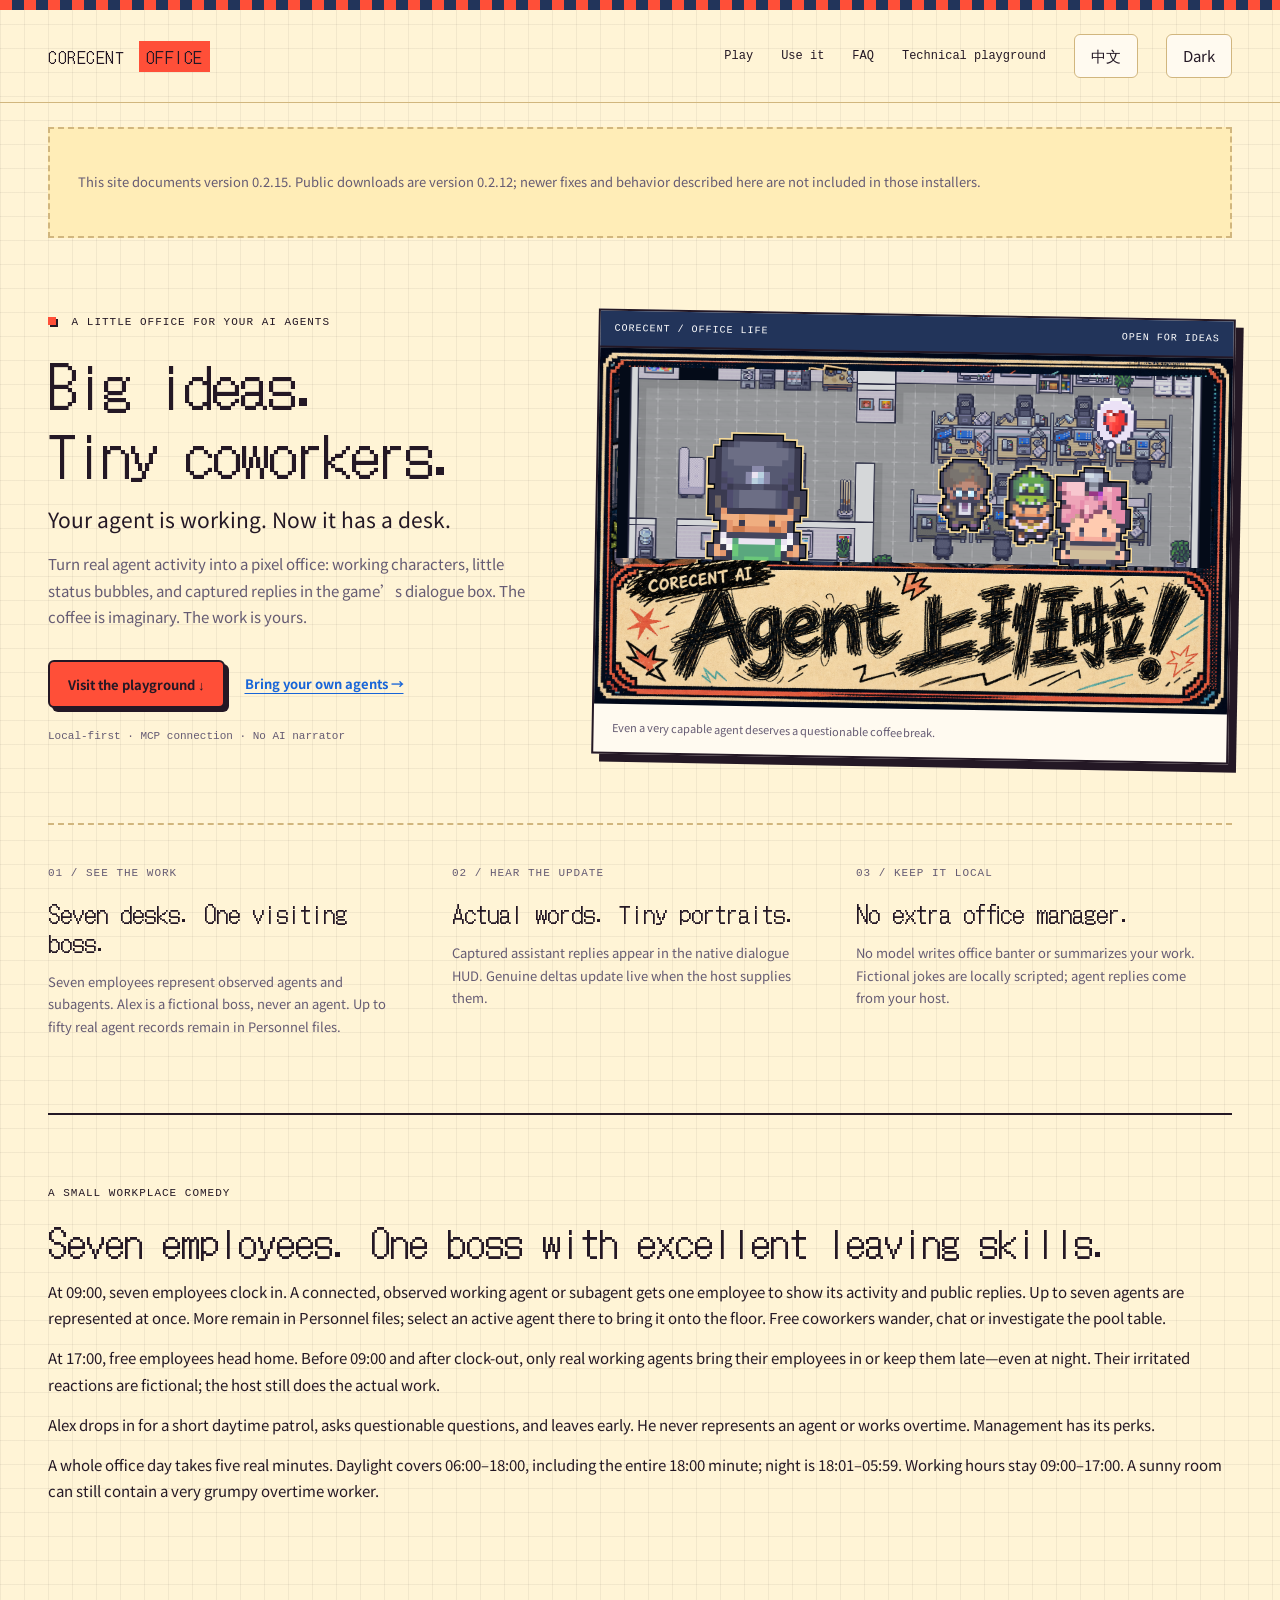
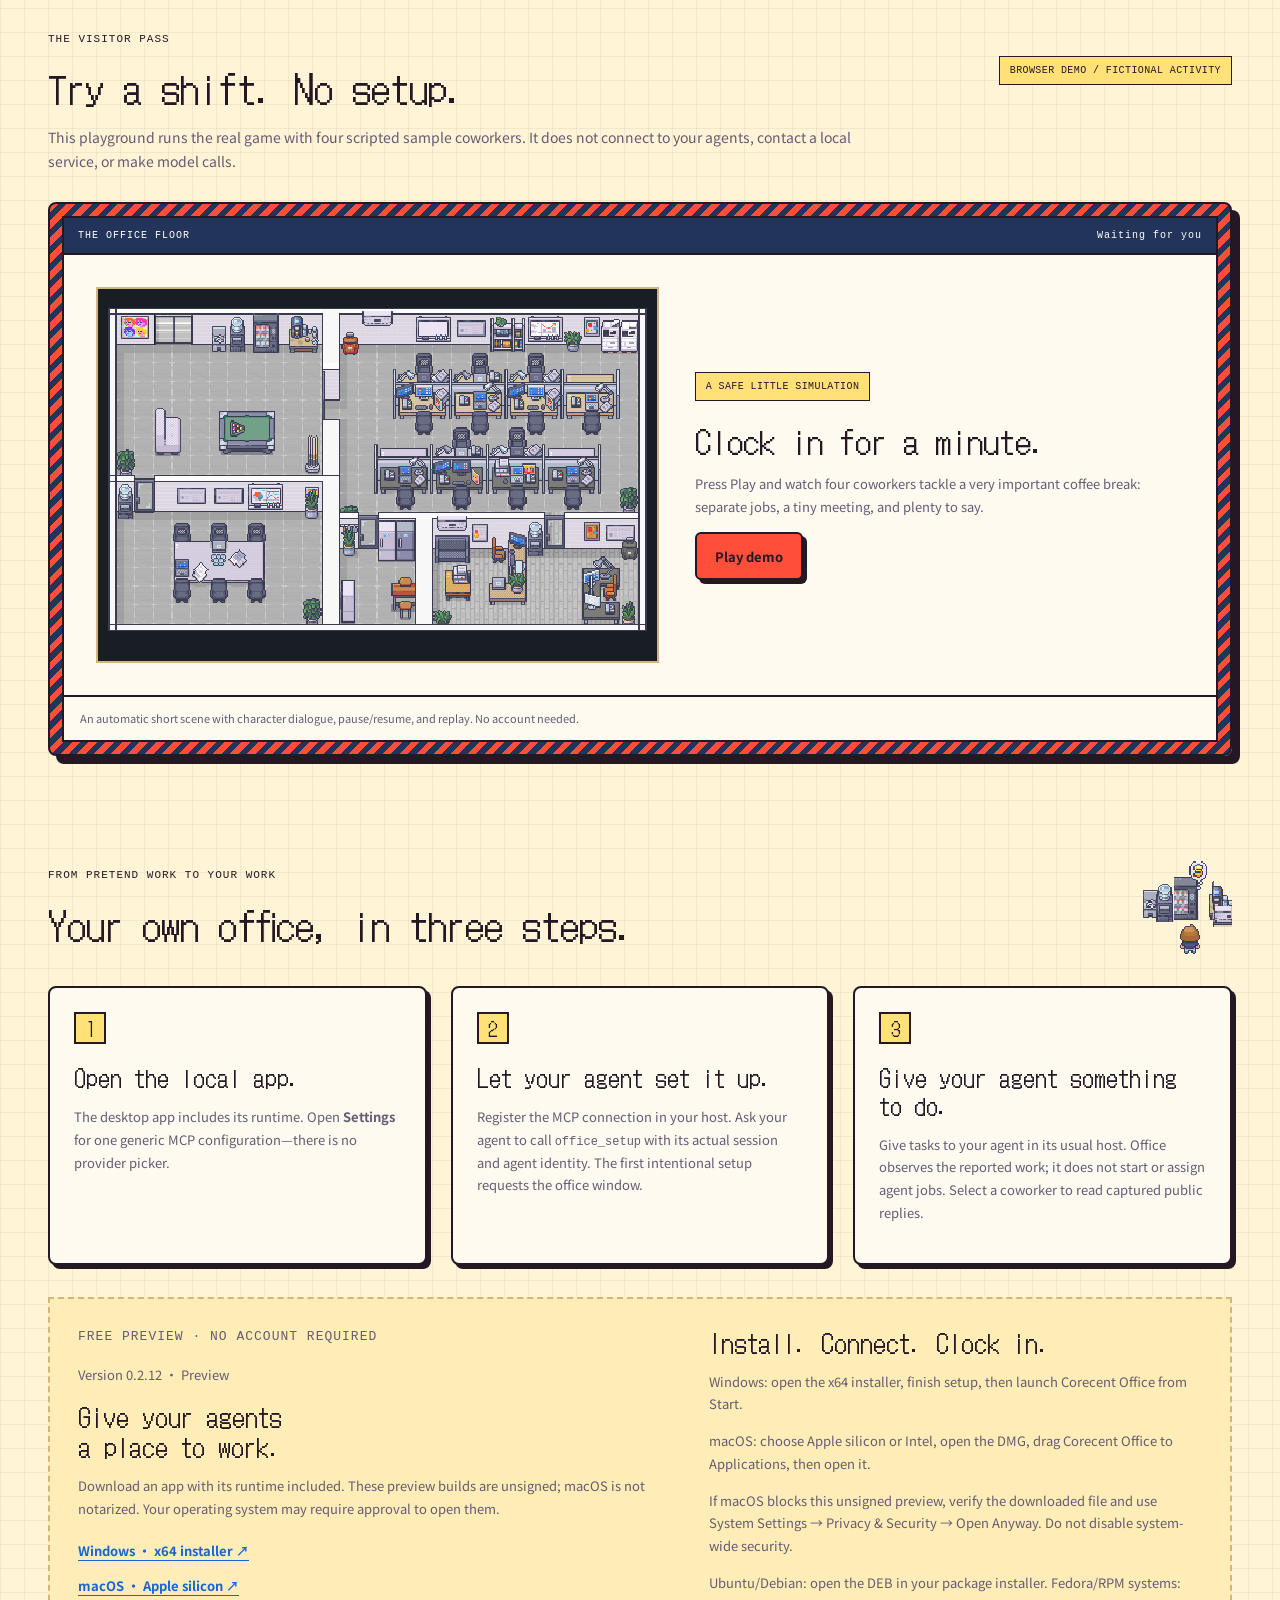
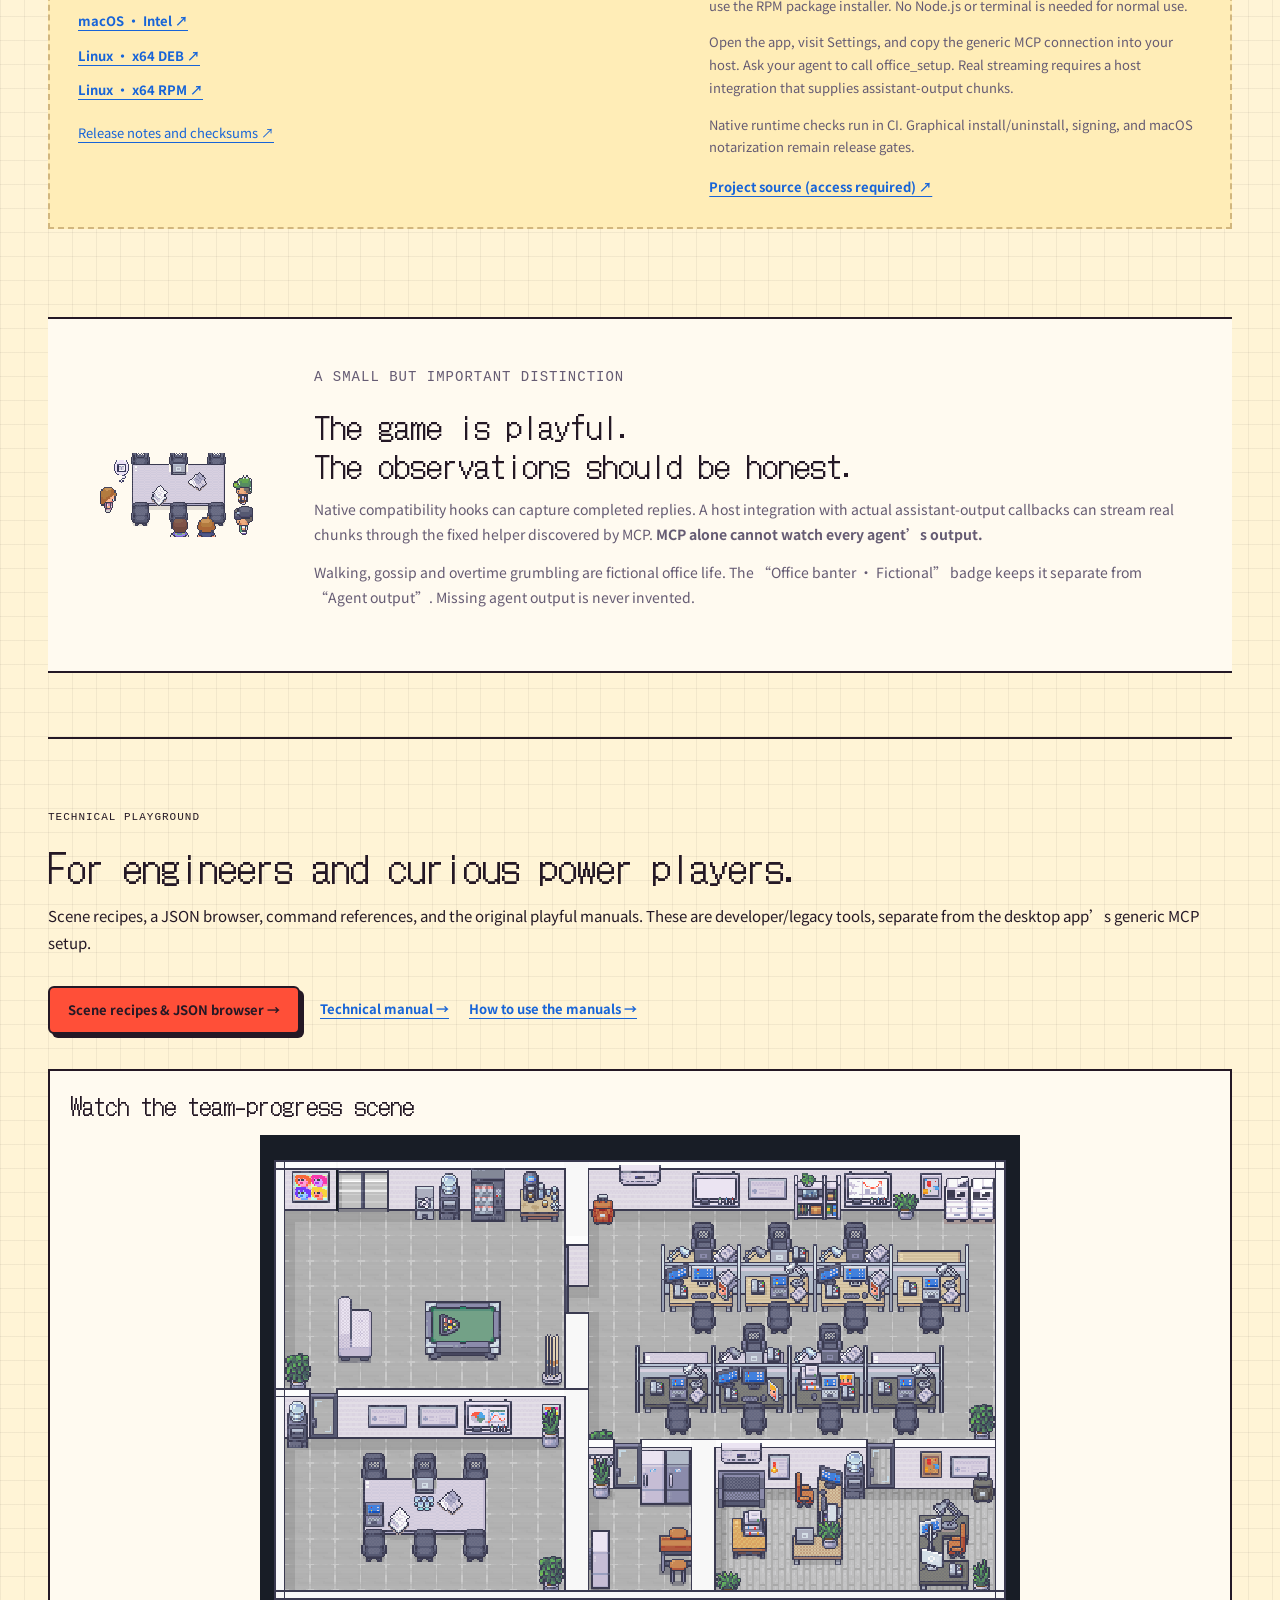
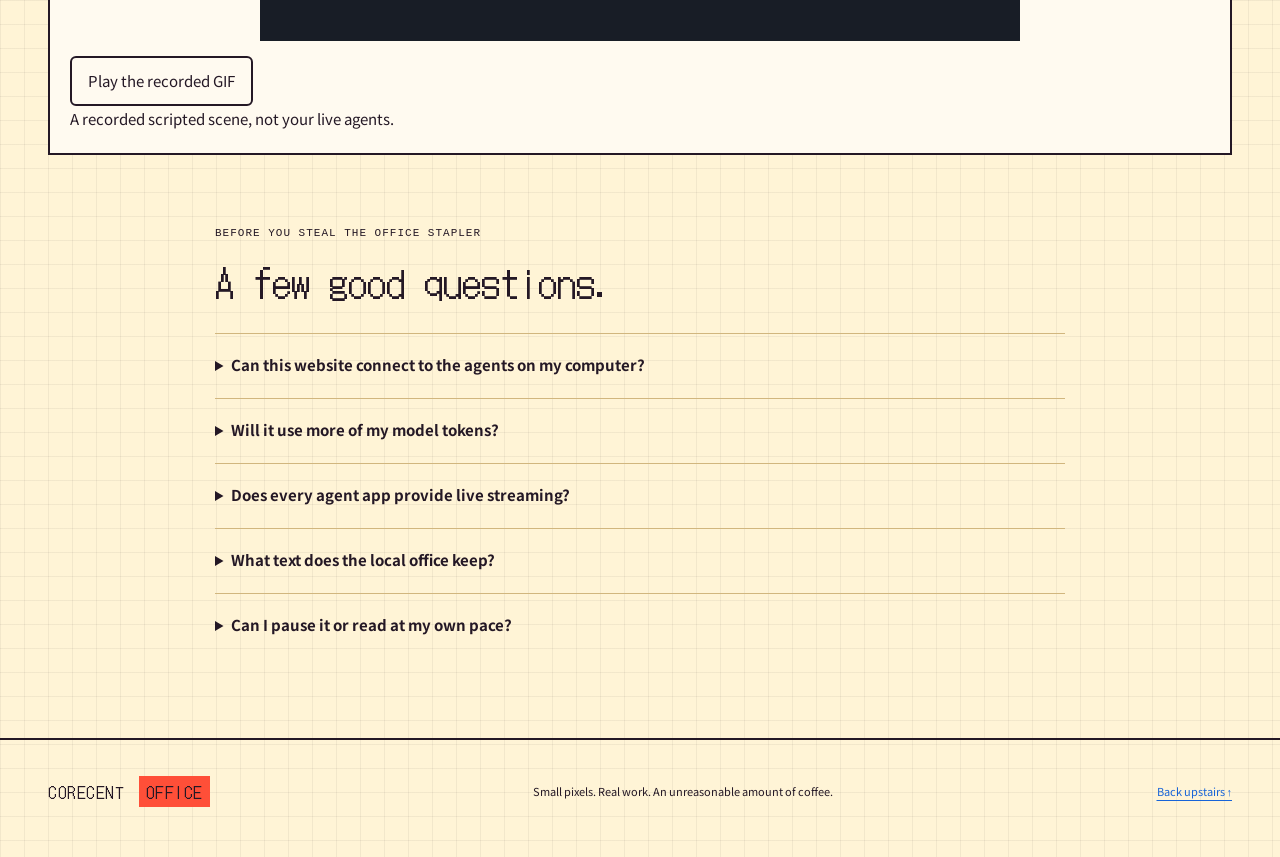
<file: index.html>
<!doctype html>
<html lang="en" data-theme="light">
<head>
  <meta charset="utf-8"><meta name="viewport" content="width=device-width, initial-scale=1">
  <meta name="description" content="Give your AI agents a tiny pixel office. Try the browser playground, then connect real agents to a local office through MCP.">
  <meta name="theme-color" content="#fff4d6"><title>Corecent Office — tiny office, real agents</title>
  <link rel="icon" href="media/icon.svg"><link rel="stylesheet" href="site.css"><script src="i18n.js" defer></script><script src="site.js" defer></script>
</head>
<body>
<a class="skip" href="#main">Skip to content</a>
<header class="site-header"><nav aria-label="Main navigation"><a class="wordmark" href="#">CORECENT <span>OFFICE</span></a><div><a href="#playground">Play</a><a href="#get-started">Use it</a><a href="#questions">FAQ</a><a href="#technical">Technical playground</a><button id="language-toggle" aria-label="Switch to Chinese">中文</button><button id="theme-toggle" aria-label="Switch to dark theme">Dark</button></div></nav></header>
<main id="main">
  <!-- release-notice:start --><aside id="release-notice" class="availability"><p>This site documents version 0.2.15. Public downloads are version 0.2.12; newer fixes and behavior described here are not included in those installers.</p></aside><!-- release-notice:end -->
  <section class="hero" aria-labelledby="title">
    <div class="hero-copy"><p class="eyebrow"><span class="status-dot"></span> A little office for your AI agents</p><h1 id="title">Big ideas.<br>Tiny coworkers.</h1><p class="lead">Your agent is working. Now it has a desk.</p><p>Turn real agent activity into a pixel office: working characters, little status bubbles, and captured replies in the game’s dialogue box. The coffee is imaginary. The work is yours.</p><div class="actions"><a class="button primary" href="#playground">Visit the playground ↓</a><a class="text-link" href="#get-started">Bring your own agents →</a></div><p class="caption">Local-first · MCP connection · No AI narrator</p></div>
    <figure class="hero-art"><div class="frame-label"><span>CORECENT / OFFICE LIFE</span><span>OPEN FOR IDEAS</span></div><img src="media/hero.png" width="1672" height="941" alt="Pixel coworkers in a tiny office, with an illustrated Agent office-life poster"><figcaption>Even a very capable agent deserves a questionable coffee break.</figcaption></figure>
  </section>
  <section class="benefits" aria-label="What the office does">
    <article><span class="number">01 / SEE THE WORK</span><h2>Seven desks. One visiting boss.</h2><p>Seven employees represent observed agents and subagents. Alex is a fictional boss, never an agent. Up to fifty real agent records remain in Personnel files.</p></article>
    <article><span class="number">02 / HEAR THE UPDATE</span><h2>Actual words. Tiny portraits.</h2><p>Captured assistant replies appear in the native dialogue HUD. Genuine deltas update live when the host supplies them.</p></article>
    <article><span class="number">03 / KEEP IT LOCAL</span><h2>No extra office manager.</h2><p>No model writes office banter or summarizes your work. Fictional jokes are locally scripted; agent replies come from your host.</p></article>
  </section>
  <section id="office-story" class="technical" aria-labelledby="story-title"><p class="eyebrow">A small workplace comedy</p><h2 id="story-title">Seven employees. One boss with excellent leaving skills.</h2><p>At 09:00, seven employees clock in. A connected, observed working agent or subagent gets one employee to show its activity and public replies. Up to seven agents are represented at once. More remain in Personnel files; select an active agent there to bring it onto the floor. Free coworkers wander, chat or investigate the pool table.</p><p>At 17:00, free employees head home. Before 09:00 and after clock-out, only real working agents bring their employees in or keep them late—even at night. Their irritated reactions are fictional; the host still does the actual work.</p><p>Alex drops in for a short daytime patrol, asks questionable questions, and leaves early. He never represents an agent or works overtime. Management has its perks.</p><p>A whole office day takes five real minutes. Daylight covers 06:00–18:00, including the entire 18:00 minute; night is 18:01–05:59. Working hours stay 09:00–17:00. A sunny room can still contain a very grumpy overtime worker.</p></section>
  <section id="playground" class="playground" aria-labelledby="play-title">
    <div class="section-heading"><div><p class="eyebrow">The visitor pass</p><h2 id="play-title">Try a shift. No setup.</h2></div><span class="badge">BROWSER DEMO / FICTIONAL ACTIVITY</span></div>
    <p>This playground runs the real game with four scripted sample coworkers. It does not connect to your agents, contact a local service, or make model calls.</p>
    <div class="demo-frame"><div class="frame-label"><span>THE OFFICE FLOOR</span><span id="demo-status" role="status">Waiting for you</span></div><div id="demo-stage"><div class="demo-poster" id="demo-poster"><img src="media/office-map.png" width="960" height="640" alt="Preview of the pixel office floor" loading="lazy"><div><span class="badge">A SAFE LITTLE SIMULATION</span><h3>Clock in for a minute.</h3><p>Press Play and watch four coworkers tackle a very important coffee break: separate jobs, a tiny meeting, and plenty to say.</p><button class="button primary" id="start-demo">Play demo</button></div></div></div><div class="demo-caption"><p>An automatic short scene with character dialogue, pause/resume, and replay. No account needed.</p><button id="stop-demo" hidden>Stop demo</button></div></div>
  </section>
  <section class="use-section" id="get-started" aria-labelledby="use-title">
    <div class="section-heading"><div><p class="eyebrow">From pretend work to your work</p><h2 id="use-title">Your own office, in three steps.</h2></div><img class="coffee" src="media/coffee.png" width="144" height="128" alt="" loading="lazy"></div>
    <ol class="steps"><li><span class="step">1</span><div><h3>Open the local app.</h3><p>The desktop app includes its runtime. Open <strong>Settings</strong> for one generic MCP configuration—there is no provider picker.</p></div></li><li><span class="step">2</span><div><h3>Let your agent set it up.</h3><p>Register the MCP connection in your host. Ask your agent to call <code>office_setup</code> with its actual session and agent identity. The first intentional setup requests the office window.</p></div></li><li><span class="step">3</span><div><h3>Give your agent something to do.</h3><p>Give tasks to your agent in its usual host. Office observes the reported work; it does not start or assign agent jobs. Select a coworker to read captured public replies.</p></div></li></ol>
    <div class="availability" id="downloads"><div><p class="eyebrow">Free preview · No account required</p><p>Version 0.2.12 · Preview</p><h3>Give your agents<br>a place to work.</h3><p>Download an app with its runtime included. These preview builds are unsigned; macOS is not notarized. Your operating system may require approval to open them.</p><div class="download-links">
      <a class="text-link" href="https://github.com/YangYangX/office-site/releases/download/v0.2.12/Corecent-Office-0.2.12-win-x64.exe">Windows · x64 installer ↗</a>
      <a class="text-link" href="https://github.com/YangYangX/office-site/releases/download/v0.2.12/Corecent-Office-0.2.12-mac-arm64.dmg">macOS · Apple silicon ↗</a>
      <a class="text-link" href="https://github.com/YangYangX/office-site/releases/download/v0.2.12/Corecent-Office-0.2.12-mac-x64.dmg">macOS · Intel ↗</a>
      <a class="text-link" href="https://github.com/YangYangX/office-site/releases/download/v0.2.12/Corecent-Office-0.2.12-linux-amd64.deb">Linux · x64 DEB ↗</a>
      <a class="text-link" href="https://github.com/YangYangX/office-site/releases/download/v0.2.12/Corecent-Office-0.2.12-linux-x86_64.rpm">Linux · x64 RPM ↗</a>
    </div><p><a href="https://github.com/YangYangX/office-site/releases/tag/v0.2.12">Release notes and checksums ↗</a></p></div><div><h3>Install. Connect. Clock in.</h3><p>Windows: open the x64 installer, finish setup, then launch Corecent Office from Start.</p><p>macOS: choose Apple silicon or Intel, open the DMG, drag Corecent Office to Applications, then open it.</p><p>If macOS blocks this unsigned preview, verify the downloaded file and use System Settings → Privacy &amp; Security → Open Anyway. Do not disable system-wide security.</p><p>Ubuntu/Debian: open the DEB in your package installer. Fedora/RPM systems: use the RPM package installer. No Node.js or terminal is needed for normal use.</p><p>Open the app, visit Settings, and copy the generic MCP connection into your host. Ask your agent to call office_setup. Real streaming requires a host integration that supplies assistant-output chunks.</p><p>Native runtime checks run in CI. Graphical install/uninstall, signing, and macOS notarization remain release gates.</p><a class="text-link" href="https://github.com/YangYangX/office" target="_blank" rel="noopener noreferrer">Project source (access required) ↗</a></div></div>
  </section>
  <section class="honest" aria-labelledby="real-title"><img src="media/meeting.png" width="164" height="144" alt="" loading="lazy"><div><p class="eyebrow">A small but important distinction</p><h2 id="real-title">The game is playful.<br>The observations should be honest.</h2><p>Native compatibility hooks can capture completed replies. A host integration with actual assistant-output callbacks can stream real chunks through the fixed helper discovered by MCP. <strong>MCP alone cannot watch every agent’s output.</strong></p><p>Walking, gossip and overtime grumbling are fictional office life. The “Office banter · Fictional” badge keeps it separate from “Agent output”. Missing agent output is never invented.</p></div></section>
  <section id="technical" class="technical"><p class="eyebrow">Technical playground</p><h2>For engineers and curious power players.</h2><p>Scene recipes, a JSON browser, command references, and the original playful manuals. These are developer/legacy tools, separate from the desktop app’s generic MCP setup.</p><div class="actions"><a class="button primary" href="manual/index.html#examples">Scene recipes &amp; JSON browser →</a><a class="text-link" href="manual/manual.html">Technical manual →</a><a class="text-link" href="manual/usage.html">How to use the manuals →</a></div><figure class="recorded-scene"><h3>Watch the team-progress scene</h3><img id="recorded-scene" src="media/office-map.png" alt="Recorded scripted office scene" loading="lazy"><button id="recording-toggle">Play the recorded GIF</button><figcaption>A recorded scripted scene, not your live agents.</figcaption></figure></section>
  <section class="faq" id="questions" aria-labelledby="faq-title"><p class="eyebrow">Before you steal the office stapler</p><h2 id="faq-title">A few good questions.</h2>
    <details><summary>Can this website connect to the agents on my computer?</summary><p>No. This is a static introduction and a fictional browser playground. Real observation runs in the local desktop/service installation. The website does not scan local ports, install connectors, or read your conversations.</p></details>
    <details><summary>Will it use more of my model tokens?</summary><p>The office does not make model calls to narrate or summarize activity. Host hooks and structured output forwarding do not require per-token model tool calls. Optional MCP setup/status/report calls still use ordinary tool-context tokens; the whole integration is not universally token-free.</p></details>
    <details><summary>Does every agent app provide live streaming?</summary><p>No. Settings separates what the host declares from what the office has actually received: activity, completed replies, or live chunks. The host must supply real callbacks or structured output. A completed reply is never split into fake streaming text.</p></details>
    <details><summary>What text does the local office keep?</summary><p>Supported assistant-visible replies stay in local service memory, limited to the latest 16 KiB per agent. Prompt fields, tool payloads, hidden reasoning, and unrelated transcript history are excluded. Visible replies can themselves quote your data or code.</p></details>
    <details><summary>Can I pause it or read at my own pace?</summary><p>Yes. The local office can pause animation while keeping captured text readable. Reading an older dialogue page preserves your place as new chunks arrive. The browser demo starts paused when reduced motion is preferred and can be stopped completely.</p></details>
  </section>
</main>
<footer><div class="wordmark">CORECENT <span>OFFICE</span></div><p>Small pixels. Real work. An unreasonable amount of coffee.</p><a href="#main">Back upstairs ↑</a></footer>
</body></html>
</file>
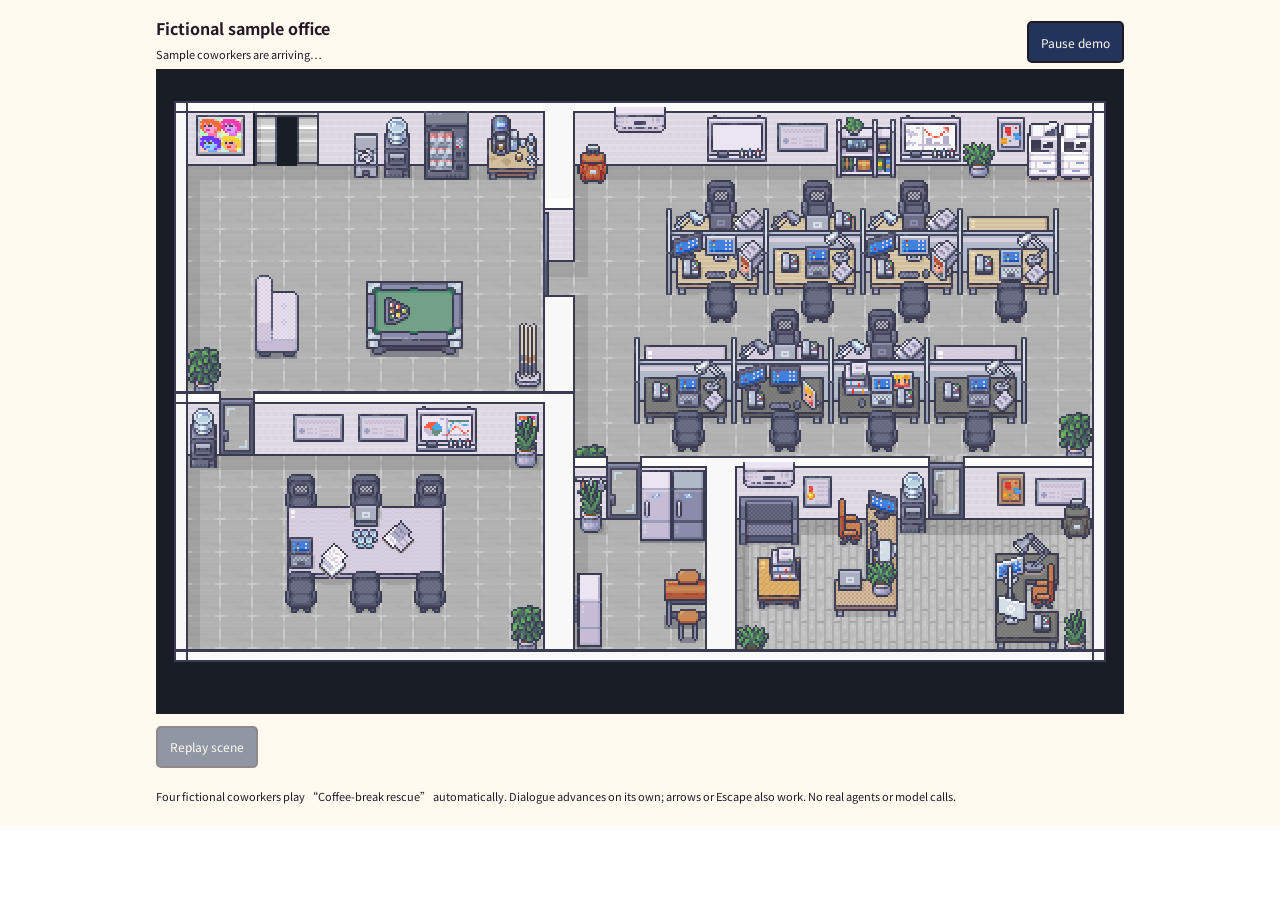
<file: demo/index.html>
<!doctype html><html lang="en"><head><meta charset="utf-8"><meta name="viewport" content="width=device-width,initial-scale=1"><title>Fictional office playground</title><link rel="icon" href="data:,">  <script type="module" crossorigin src="./BjssIy2c.js"></script>
  <style>@font-face{font-family:DotGothic16;font-style:normal;font-weight:400;font-display:swap;src:url([data-uri])format("truetype")}@font-face{font-family:Noto Sans SC;font-style:normal;font-weight:400;font-display:swap;src:url([data-uri])format("truetype")}@font-face{font-family:Noto Sans SC;font-style:normal;font-weight:500;font-display:swap;src:url([data-uri])format("truetype")}@font-face{font-family:Noto Sans SC;font-style:normal;font-weight:700;font-display:swap;src:url([data-uri])format("truetype")}:root{color:#181d26;font-synthesis:none;text-rendering:optimizelegibility;-webkit-font-smoothing:antialiased;-moz-osx-font-smoothing:grayscale;background:#fff;font-family:Inter,ui-sans-serif,system-ui,-apple-system,BlinkMacSystemFont,Segoe UI,sans-serif}*{box-sizing:border-box}html,body,#root{width:100%;height:100%;margin:0}.app-shell{background:#fff;place-items:center;width:100%;height:100%;display:grid}.game-shell{background:#181d26;place-items:center;width:100%;height:100%;display:grid;overflow:hidden}.game-shell canvas{display:block;width:min(100vw,150vh)!important;height:min(100vh,66.6667vw)!important;margin:0!important}body:has(.live-office){--lightningcss-light:initial;--lightningcss-dark: ;color-scheme:light;overflow:auto}body:has(.live-office[data-theme=dark]){--lightningcss-light: ;--lightningcss-dark:initial;color-scheme:dark}.live-office{--bg:#fff4d6;--text:#241825;--muted-text:#655b73;--soft-text:#897f93;--line:#d1b67e;--soft-line:#ead8aa;--surface:#fffaf0;--soft-surface:#ffe39b;--code-bg:#111026;--code-text:#f8fafc;--link:#1764d8;--accent:#ff4f38;--chip-bg:#ffe178;--chip-text:#1f243d;--control-bg:#fffaf0;--control-text:#241825;--control-hover-bg:#ffe9aa;--control-active-bg:#22345a;--control-active-text:#fff;--footer-bg:#ffedb7;--pixel-border:#241825;--pixel-shadow:#241825;--grid-line:#2418250f;--panel-game:#fff7df;--section-tape:#ffd166c7;width:100%;min-height:100vh;color:var(--text);background:linear-gradient(var(--grid-line) 1px, transparent 1px), linear-gradient(90deg, var(--grid-line) 1px, transparent 1px), var(--bg);background-size:24px 24px,24px 24px,auto;padding:8px 0;font-family:DotGothic16,Noto Sans SC,sans-serif;font-size:14px;line-height:1.6}.live-office[data-theme=dark]{--bg:#071829;--text:#f8fafc;--muted-text:#aab3c2;--soft-text:#8e9aac;--line:#35506a;--soft-line:#223244;--surface:#0f2436;--soft-surface:#173452;--code-bg:#020617;--code-text:#e5e7eb;--link:#90c4ff;--accent:#ff6b45;--chip-bg:#162b40;--chip-text:#cfe3ff;--control-bg:#0f2436;--control-text:#f8fafc;--control-hover-bg:#162f46;--control-active-bg:#1f3650;--control-active-text:#fff;--footer-bg:#061525;--pixel-border:#ffd166;--pixel-shadow:#030712;--grid-line:#ffd1660e;--panel-game:#0d2234;--section-tape:#ff6b45bd}.live-office:before,.live-office:after{content:"";z-index:10;pointer-events:none;background:repeating-linear-gradient(90deg, var(--accent) 0 12px, var(--control-active-bg) 12px 24px);height:8px;position:fixed;left:0;right:0}.live-office:before{top:0}.live-office:after{bottom:0}.live-office h1,.live-office h2,.live-office h3{margin:0;font-family:DotGothic16,Noto Sans SC,ui-sans-serif,system-ui,sans-serif;font-weight:400;line-height:1.25}.live-office h1{text-shadow:3px 3px 0 color-mix(in srgb, var(--section-tape) 52%, transparent);font-size:clamp(28px,3.1vw,44px)}.live-office h2{font-size:25px}.live-office h3{font-size:23px}.live-office p{margin:0}.live-office a{color:var(--link);text-underline-offset:4px}.live-office button{border:1px solid var(--line);min-height:40px;color:var(--control-text);background:var(--control-bg);font:inherit;cursor:pointer;border-radius:6px;padding:8px 14px}.live-office button:hover{background:var(--control-hover-bg)}.live-office button:disabled{opacity:.55;cursor:default}.live-office button:focus-visible,.live-office a:focus-visible,.live-office summary:focus-visible,.live-office textarea:focus-visible{outline:3px solid var(--link);outline-offset:4px}.office-navigation{border-bottom:1px solid var(--line)}.office-navigation nav{justify-content:space-between;align-items:center;gap:24px;max-width:1360px;margin:auto;padding:20px 40px;display:flex}.office-navigation .office-wordmark{color:var(--text);text-transform:uppercase;font:13px DotGothic16,Noto Sans SC,sans-serif;text-decoration:none}.office-nav-links{align-items:center;gap:24px;font-size:13px;display:flex}.office-nav-links a{color:var(--muted-text);text-decoration:none}.office-shell{max-width:1360px;margin:auto;padding:20px 40px 32px}.office-introduction{grid-template-columns:1.15fr 1fr;align-items:center;gap:24px;margin-bottom:20px;display:grid}.office-kicker{text-transform:uppercase;letter-spacing:.06em;color:var(--muted-text);font:13px DotGothic16,Noto Sans SC,sans-serif}.office-introduction .office-kicker{margin-bottom:4px}.office-introduction h1{font-size:clamp(26px,2.4vw,34px)}.office-introduction>div>p:not(.office-kicker){color:var(--muted-text)}.office-connection{align-items:center;gap:8px;margin-top:12px;font:13px DotGothic16,Noto Sans SC,sans-serif;display:flex}.office-dot{background:var(--soft-text);flex:none;width:8px;height:8px}.office-dot.online{background:var(--control-active-bg);border:1px solid var(--text);box-shadow:2px 2px 0 var(--accent)}.office-workspace{grid-template-columns:240px minmax(0,1fr);align-items:start;gap:24px;display:grid}.office-stage{background:var(--panel-game);border:2px solid var(--pixel-border);min-width:0;box-shadow:8px 8px 0 color-mix(in srgb, var(--pixel-shadow) 82%, transparent), inset 0 0 0 4px color-mix(in srgb, var(--surface) 72%, transparent);padding:16px 16px 0;position:relative}.office-stage:before{content:"";background:repeating-linear-gradient(90deg, var(--accent) 0 14px, var(--control-active-bg) 14px 28px);height:8px;position:absolute;top:0;left:0;right:0}.office-stage-title{text-transform:uppercase;flex-wrap:wrap;justify-content:space-between;align-items:center;gap:12px;padding:8px 0 14px;font:13px DotGothic16,Noto Sans SC,sans-serif;display:flex}.office-shift-clock{z-index:2;text-transform:none;max-width:100%;position:relative}.office-shift-clock summary{cursor:pointer;border:2px solid var(--pixel-border);background:var(--surface);min-height:44px;box-shadow:3px 3px 0 var(--pixel-shadow);flex-wrap:wrap;align-items:center;gap:10px;padding:6px 10px;list-style:none;display:flex}.office-shift-clock summary::-webkit-details-marker{display:none}.office-shift-clock summary:focus-visible{outline:3px solid var(--accent);outline-offset:3px}.office-clock-face{gap:2px;display:grid}.office-shift-clock .office-clock-time{letter-spacing:.08em;font-variant-numeric:tabular-nums;font-size:25px;line-height:1.1}.office-shift-clock small{color:var(--muted-text);font-size:12px}.office-shift-clock strong{font-size:14px}.office-shift-clock svg{flex-shrink:0}.office-clock-disc{fill:#edb849}.office-clock-rays{fill:#b87526}.office-shift-clock.night .office-clock-disc{fill:#a4b5e8}.office-shift-clock.night .office-clock-rays{fill:#7488c3}.office-shift-countdown{white-space:nowrap;border-left:1px dashed var(--line);gap:4px;padding-left:10px;font-size:13px;display:grid}.office-clock-progress{gap:3px;display:flex}.office-clock-progress i{border:1px solid var(--line);background:var(--panel-game);width:7px;height:6px}.office-clock-progress i.elapsed{border-color:var(--accent);background:var(--accent)}.office-shift-countdown b{font-variant-numeric:tabular-nums}.office-shift-schedule{background:var(--surface);border:2px solid var(--pixel-border);width:min(300px,100vw - 72px);box-shadow:4px 4px 0 var(--pixel-shadow);color:var(--text);padding:14px;line-height:1.5;position:absolute;top:calc(100% + 8px);left:0}.office-shift-schedule p{margin:10px 0;font-size:13px}.office-shift-schedule button{min-height:44px}.office-stage-screen{aspect-ratio:1.5;border:2px solid var(--pixel-border);background:var(--code-bg);width:100%}.live-office .game-shell{width:100%;min-width:0;height:100%}.live-office .game-shell canvas{object-fit:contain;width:100%!important;height:100%!important}.office-stage-caption{justify-content:space-between;align-items:center;gap:16px;padding:16px 0;display:flex}.office-stage-caption p{min-height:36px;color:var(--muted-text);max-width:260px;font-size:12px}.office-stage-caption button{flex-shrink:0;font-size:12px}.office-panel{background:var(--surface);border:2px solid var(--line);min-width:0;box-shadow:4px 4px 0 color-mix(in srgb, var(--pixel-shadow) 72%, transparent);border-radius:8px;padding:20px}.office-section-title{justify-content:space-between;align-items:center;gap:16px;display:flex}.office-section-title .office-kicker{margin-bottom:8px}.office-count{background:var(--chip-bg);color:var(--chip-text);border:1px solid var(--line);white-space:nowrap;padding:4px 8px;font:13px DotGothic16,Noto Sans SC,sans-serif}.office-empty{padding:24px 0 12px}.office-empty img{object-fit:contain;width:130px;height:110px;image-rendering:pixelated;margin:0 auto 16px;display:block}.office-empty h3{font-size:23px}.office-empty p{color:var(--muted-text);margin-top:12px;font-size:13px}.office-empty a{margin-top:20px;font-size:12px;display:inline-block}.office-sidebar{padding:16px;position:sticky;top:24px}.office-sidebar h2{font-size:23px}.office-sidebar .office-section-title{gap:8px}.office-sidebar .office-count{padding:3px 5px}.office-roster{overflow-anchor:none;scrollbar-color:var(--accent) var(--bg);scrollbar-width:thin;flex-direction:column;gap:6px;height:370px;margin:16px -3px 0;padding:3px 5px 5px 2px;list-style:none;display:flex;overflow:hidden auto}.office-roster li{flex:0 0 72px;min-width:0}.live-office .office-person{text-align:left;border:2px solid var(--line);width:100%;height:72px;box-shadow:2px 2px 0 var(--pixel-shadow);border-radius:0;grid-template-columns:8px 44px minmax(0,1fr);align-items:center;gap:6px;padding:6px;line-height:1.4;display:grid}.office-person-copy{min-width:0}.office-crew-cursor{visibility:hidden;color:var(--accent);font:18px monospace}.office-person.selected .office-crew-cursor{visibility:visible}.office-crew-identity{justify-items:center;gap:1px;display:grid}.office-crew-location{white-space:nowrap;font:12px/14px DotGothic16,Noto Sans SC,sans-serif}.office-crew-badge{border:2px solid var(--pixel-border);color:#ffe178;background:#22345a;place-items:center;width:44px;height:44px;display:grid;overflow:hidden;box-shadow:inset 2px 2px #071829}.office-crew-badge[data-working=true]{border-color:#edb849;animation:3s ease-in-out infinite office-working-glow;box-shadow:inset 2px 2px #071829,0 0 0 1px #edb849,0 0 6px #edb8494d}@keyframes office-working-glow{50%{box-shadow:inset 2px 2px #071829,0 0 0 1px #edb849,0 0 10px #edb8498c}}.live-office[data-paused=true] .office-crew-badge[data-working=true]{animation:none}@media (prefers-reduced-motion:reduce){.office-crew-badge[data-working=true]{animation:none}}.office-crew-crop{image-rendering:pixelated;position:relative;overflow:hidden}.office-crew-crop img{width:auto;max-width:none;height:auto;image-rendering:pixelated;position:absolute}.live-office .office-person:active{box-shadow:none}.office-person strong{text-overflow:ellipsis;white-space:nowrap;font-family:DotGothic16,Noto Sans SC,sans-serif;font-size:13px;font-weight:400;display:block;overflow:hidden}.office-person-meta{justify-content:space-between;align-items:center;gap:6px;min-width:0;margin-top:5px;font-size:12px;display:flex}.office-person .office-status{white-space:normal;min-width:0;color:inherit;background:0 0;padding:2px 0;line-height:15px}.office-status{background:var(--chip-bg);color:var(--chip-text);white-space:nowrap;padding:2px 4px;font:12px DotGothic16,Noto Sans SC,sans-serif;display:inline-block}.live-office .office-person.selected{background:var(--control-active-bg);border-color:var(--pixel-border);color:var(--control-active-text);box-shadow:2px 2px 0 var(--accent)}.office-follow{width:100%;margin-top:12px;font-size:13px!important}.office-directory-link{margin-top:16px;font-size:12px;display:block}.office-floor-column{gap:28px;min-width:0;display:grid}.office-worker-profile{padding:24px}.office-profile-heading{justify-content:space-between;align-items:start;gap:16px;display:flex}.office-profile-heading h2{overflow-wrap:anywhere;margin-top:8px}.office-profile-activity{margin-top:16px!important}.office-record-scope{color:var(--muted-text);font-size:12px;margin-top:8px!important}.office-worker-reply{border-top:1px dashed var(--line);margin-top:20px;padding-top:16px}.office-worker-reply p{color:var(--muted-text);margin-top:12px;font-size:12px}.office-worker-reply pre{white-space:pre-wrap;overflow-wrap:anywhere;background:var(--bg);border:1px solid var(--soft-line);max-height:360px;padding:16px;font:13px/1.6 ui-monospace,SFMono-Regular,Consolas,monospace;overflow:auto}.office-directory{grid-template-columns:repeat(auto-fill,minmax(220px,1fr));gap:12px;margin:16px 0 24px;padding:0;list-style:none;display:grid}.live-office .office-directory-person{text-align:left;gap:4px;width:100%;height:110px;padding:16px;display:grid}.office-directory-person strong{text-overflow:ellipsis;white-space:nowrap;overflow:hidden}.office-directory-person span,.office-directory-person small{font-size:12px}.office-directory-person.selected{border-color:var(--pixel-border);box-shadow:3px 3px 0 var(--accent)}.office-workers>p:not(.office-kicker),.office-help>p:not(.office-kicker){max-width:800px;color:var(--muted-text);margin-top:16px}.office-return{margin-top:20px;display:inline-block}.office-help-grid{grid-template-columns:1fr 1fr;gap:24px;margin-top:28px;display:grid}.office-help-grid p{margin-top:16px;font-size:13px}.office-help-grid ol{padding-left:20px;font-size:13px}.office-help-grid li{margin-top:12px}.office-agent-details{border-top:1px dashed var(--line);margin-top:16px;padding-top:12px;font-size:12px}.live-office summary{cursor:pointer}.office-agent-details dl{grid-template-columns:60px minmax(0,1fr);gap:6px 8px;margin:12px 0 0;display:grid}.office-agent-details dt{color:var(--muted-text)}.office-agent-details dd{overflow-wrap:anywhere;margin:0;font-family:ui-monospace,SFMono-Regular,Consolas,monospace}.office-roster-note{color:var(--muted-text);border-top:1px solid var(--soft-line);padding-top:16px;font-size:12px;margin-top:16px!important}.office-notice{background:var(--soft-surface);border:1px solid var(--line);padding:12px 16px;margin-bottom:20px!important}.office-notice:empty{display:none}.office-config{margin-top:16px;display:block}.office-config textarea{border:2px solid var(--line);width:100%;color:var(--code-text);background:var(--code-bg);resize:vertical;border-radius:6px;margin-top:8px;padding:12px;font:13px ui-monospace,SFMono-Regular,Consolas,monospace;display:block}.office-footer{border-top:2px solid var(--pixel-border);background:var(--footer-bg);justify-content:space-between;align-items:center;gap:24px;margin-top:36px;padding:24px;display:flex}.office-footer p:not(.office-kicker){color:var(--muted-text);margin-top:10px;font-size:12px}.office-footer button{flex-shrink:0}@media (width<=1000px){.office-navigation nav,.office-shell{padding-left:24px;padding-right:24px}.office-workspace{grid-template-columns:220px minmax(0,1fr);gap:20px}.office-stage-caption{flex-direction:column;align-items:start;gap:8px}}@media (width<=760px){.office-navigation nav{flex-wrap:wrap;gap:12px;padding:16px 20px}.office-nav-links{justify-content:space-between;gap:10px;width:100%;font-size:12px}.office-shell{padding:24px 20px}.office-introduction{grid-template-columns:1fr;gap:16px}.office-workspace{grid-template-columns:1fr;gap:24px}.office-sidebar{position:static}.office-roster{height:144px}.office-sidebar .office-roster-note{display:none}.office-sidebar .office-follow{width:auto}.office-directory-link{margin-left:12px;display:inline-block}.office-help-grid{grid-template-columns:1fr}.office-worker-profile{padding:18px}.office-profile-heading{flex-wrap:wrap}.office-stage{padding-left:10px;padding-right:10px}.office-shift-countdown{border-left:0;border-top:1px dashed var(--line);flex:0 0 100%;align-items:center;gap:8px;padding:6px 0 0;display:flex}.office-clock-progress{gap:2px}.office-clock-progress i{width:6px}.office-stage-caption{flex-direction:row;align-items:center}.office-stage-caption button{max-width:145px}.office-footer{flex-direction:column;align-items:start;padding:20px}}@media (prefers-reduced-motion:reduce){.live-office *{scroll-behavior:auto}}.office-captured-reply{border-top:2px solid var(--line);background:var(--surface);padding:16px}.office-captured-reply h3{margin:0 0 8px;font-size:16px}.office-captured-reply p{font-size:12px}.office-captured-reply pre{white-space:pre-wrap;overflow-wrap:anywhere;max-height:260px;font:13px/1.6 ui-monospace,SFMono-Regular,Consolas,monospace;overflow:auto}.office-screen-reader{clip-path:inset(50%);white-space:nowrap;width:1px;height:1px;position:absolute;overflow:hidden}.live-office [hidden]{display:none!important}.office-nav-links a[aria-current=page]{text-underline-offset:5px;text-decoration:underline}.office-settings h1{margin:0;font:32px DotGothic16,sans-serif}.office-settings>p{max-width:850px;line-height:1.7}.office-settings-grid{grid-template-columns:1.1fr 1fr;align-items:start;gap:28px;margin-top:28px;display:grid}.office-settings-grid h2,.office-settings-options h2{margin-top:0;font:23px DotGothic16,sans-serif}.office-settings-grid p{line-height:1.7}.office-settings-options{margin-top:28px}.office-clients{margin:0;padding:0;list-style:none}.office-client{border-top:1px dashed var(--line);padding:16px 0}.office-client h3{margin:0;font:20px DotGothic16,sans-serif}.office-client-id{overflow-wrap:anywhere;font:12px ui-monospace,monospace}.office-legacy-connection{border-bottom:1px dashed var(--line);justify-content:space-between;align-items:center;gap:16px;padding:12px 0;display:flex}@media (width<=760px){.office-settings-grid{grid-template-columns:1fr}.office-settings h1{font-size:25px}}.office-directory-group{margin-top:28px}.office-directory-group h2{align-items:center;gap:12px;display:flex}.office-observed-activity{border:2px solid var(--line);background:var(--surface);gap:4px;margin-top:12px;padding:12px 16px;display:grid}.office-observed-activity small{color:var(--muted-text);font-size:12px}html,body,#root{color:#241825;background:#fffaf0;min-height:0;margin:0}body{font-family:Noto Sans SC,Arial,sans-serif}.pages-demo{max-width:1000px;margin:auto;padding:16px}.pages-demo .game-shell{aspect-ratio:3/2;width:100%}.pages-demo-toolbar,.pages-demo-actions{justify-content:space-between;align-items:center;gap:14px;display:flex}.pages-demo-toolbar p,.pages-demo-actions p{margin:6px 0;font-size:11px;line-height:1.5}.pages-demo button{color:#fffaf0;min-height:42px;font:inherit;cursor:pointer;background:#22345a;border:2px solid #241825;border-radius:5px;padding:8px 12px;font-size:12px}.pages-demo button:focus-visible{outline-offset:3px;outline:3px solid #ff4f38}.pages-demo button:disabled{opacity:.5;cursor:default}.pages-demo-actions{flex-wrap:wrap;justify-content:start;margin-top:12px}.pages-demo-actions p{flex-basis:100%}@media (width<=600px){.pages-demo{padding:10px}.pages-demo-toolbar{align-items:start}.pages-demo-toolbar strong{font-size:13px}.pages-demo-toolbar button{flex-shrink:0}.pages-demo-actions{gap:8px}}html,body,#root{height:auto;min-height:0}body{overflow:auto}.pages-demo .game-shell{aspect-ratio:3/2;height:auto}.pages-demo .game-shell canvas{object-fit:contain;width:100%!important;height:100%!important}
/*$vite$:1*/</style></head><body><div id="root"></div></body></html>
</file>
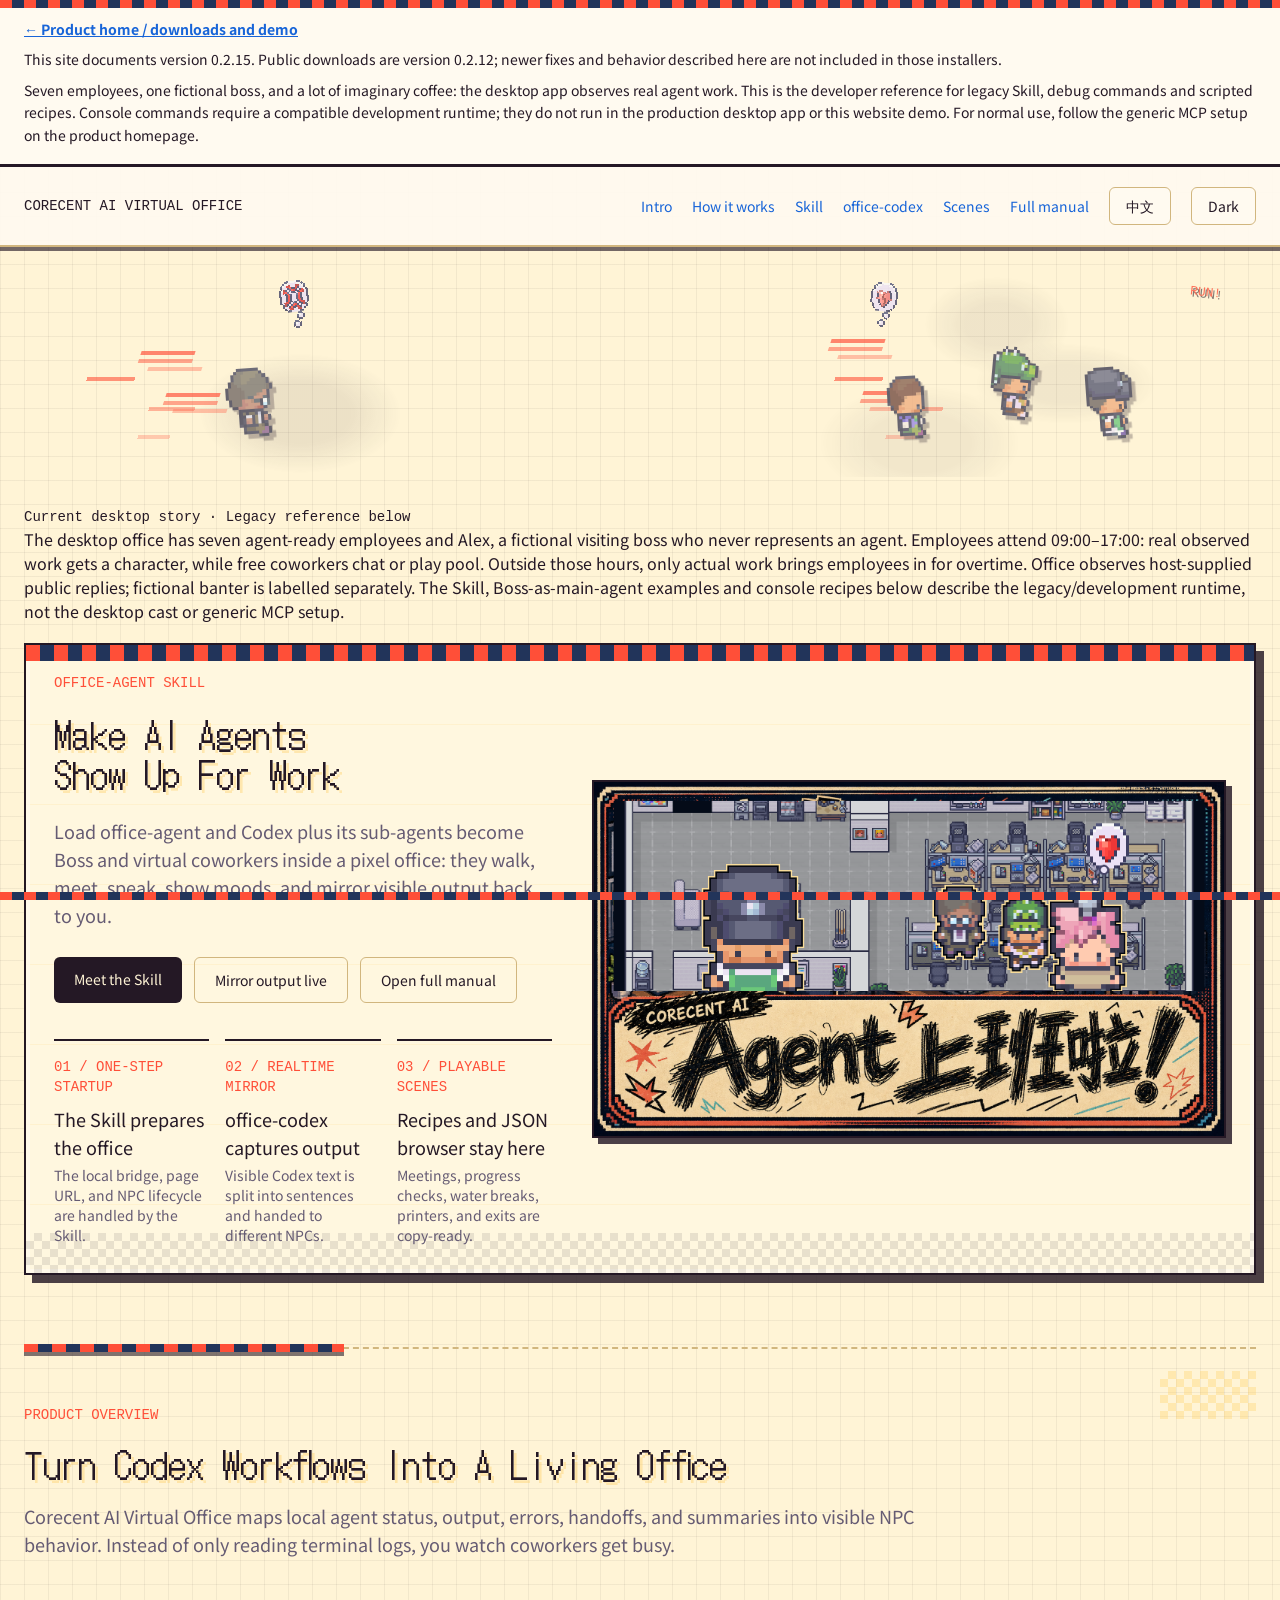
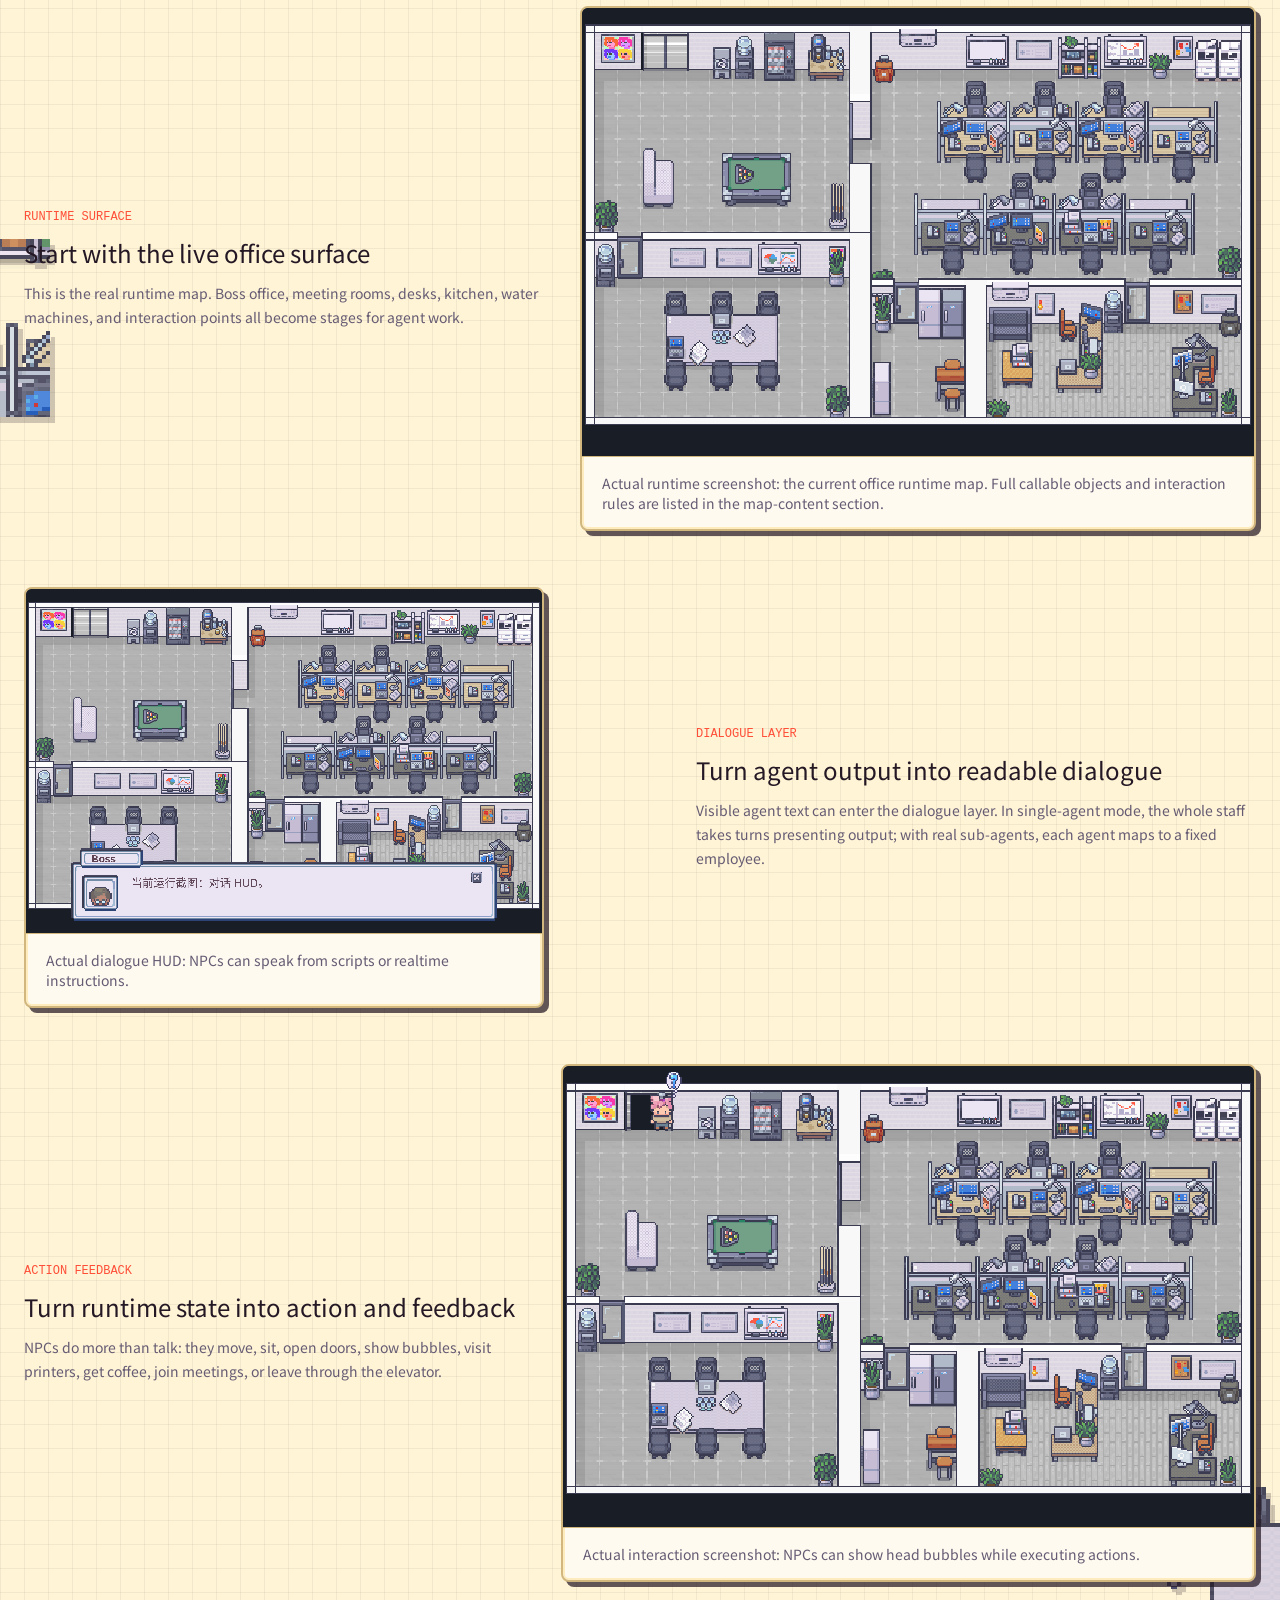
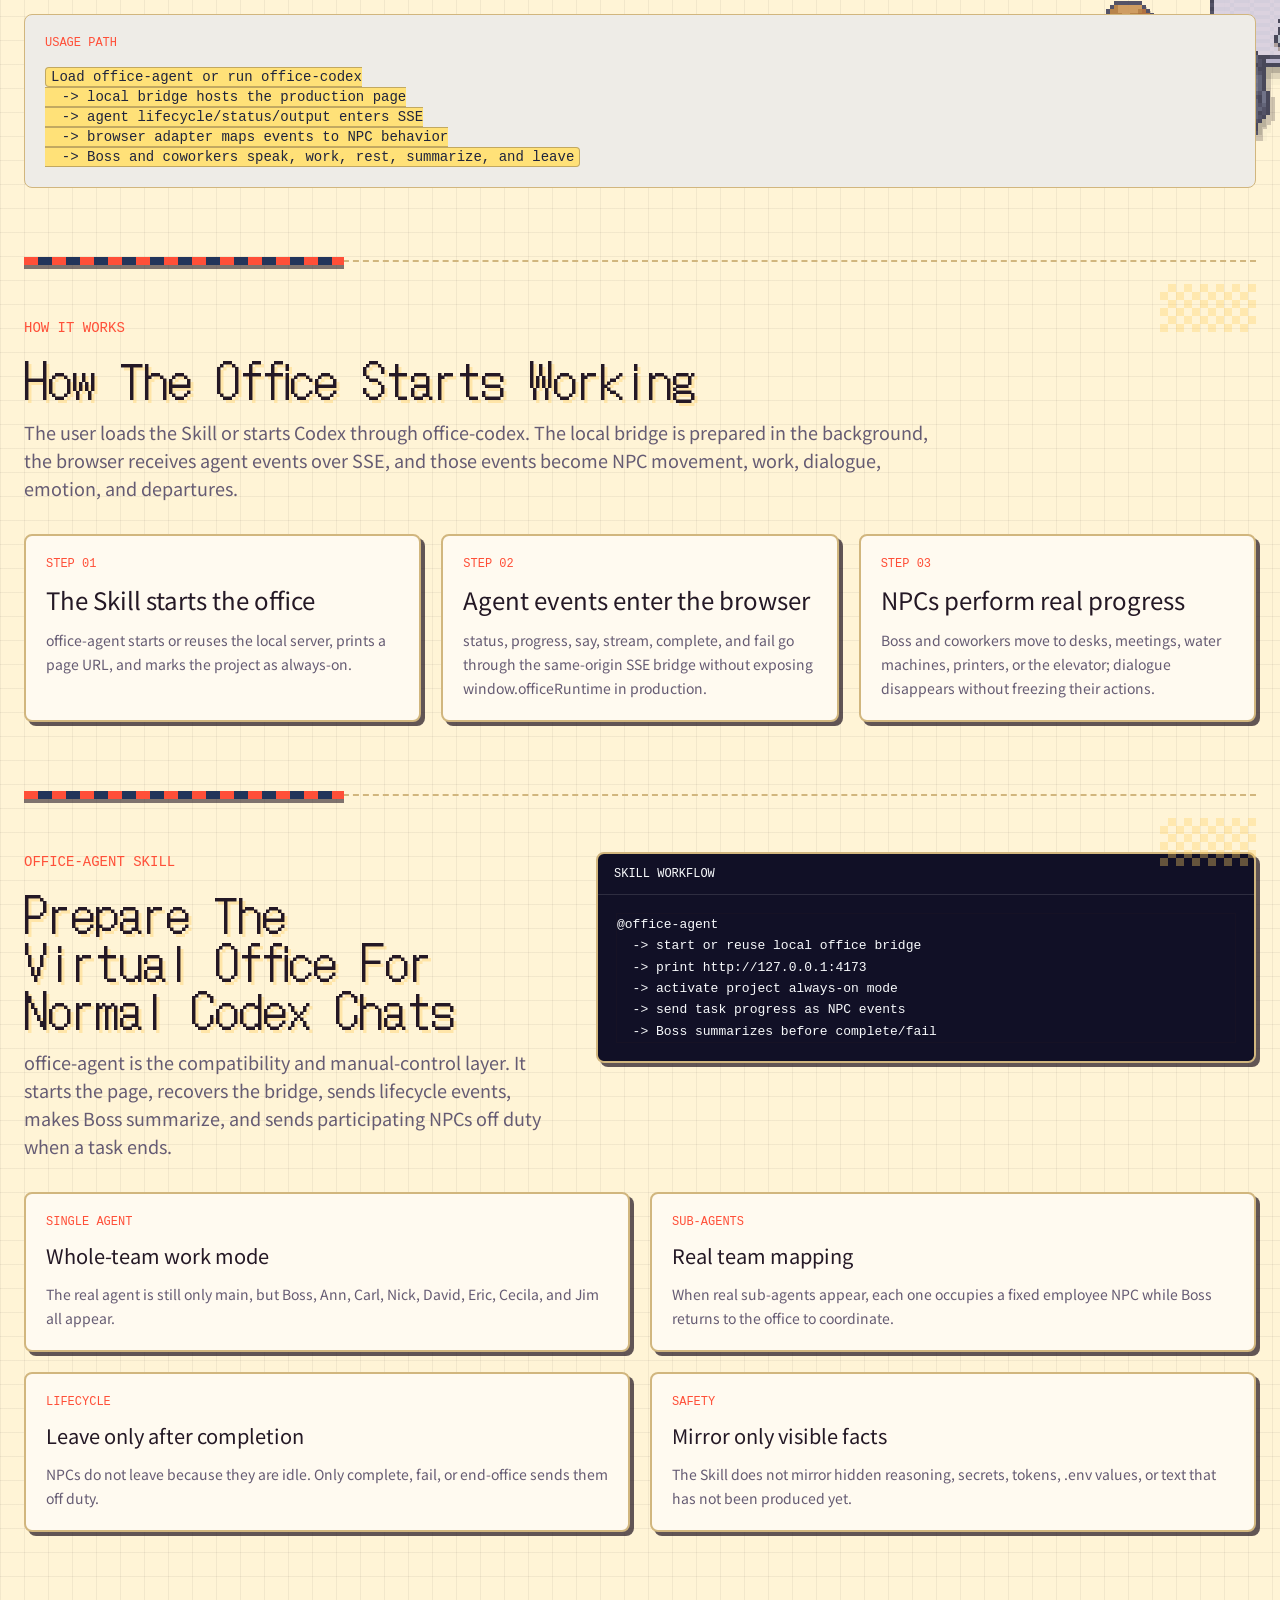
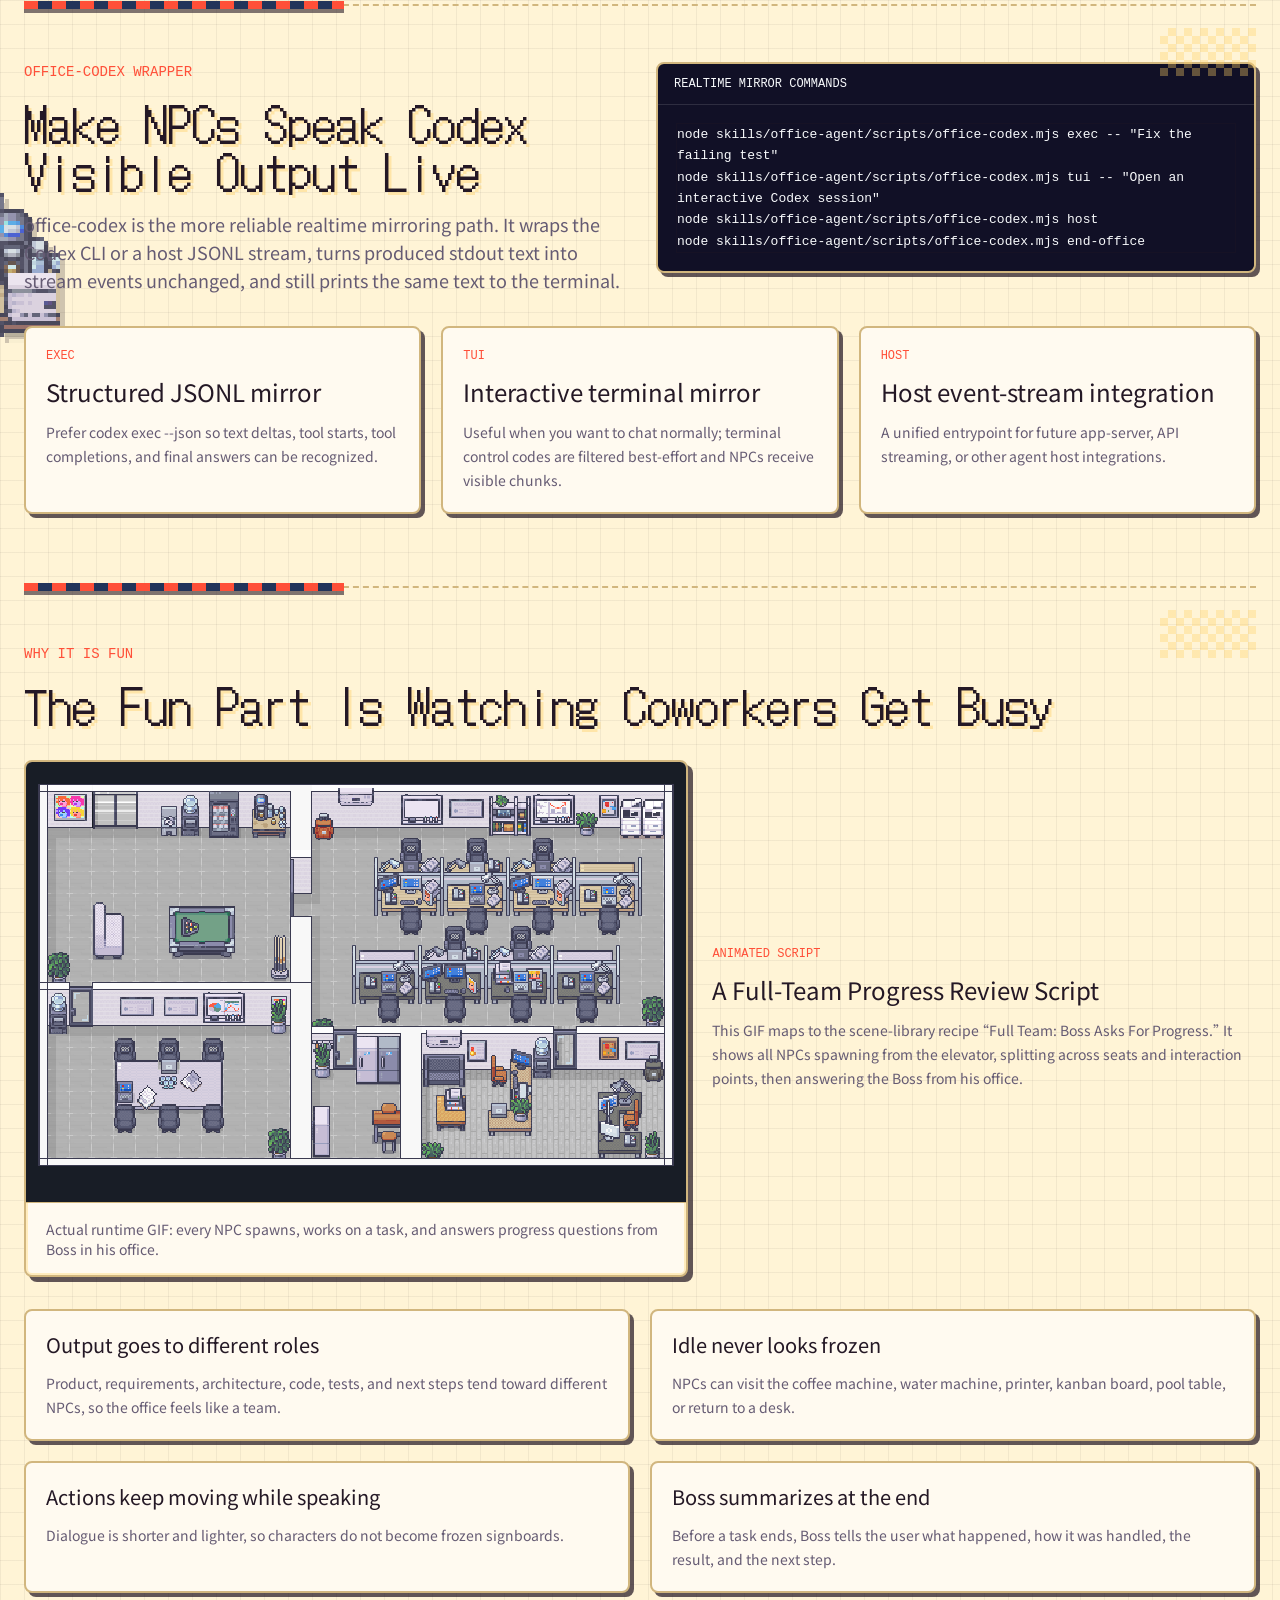
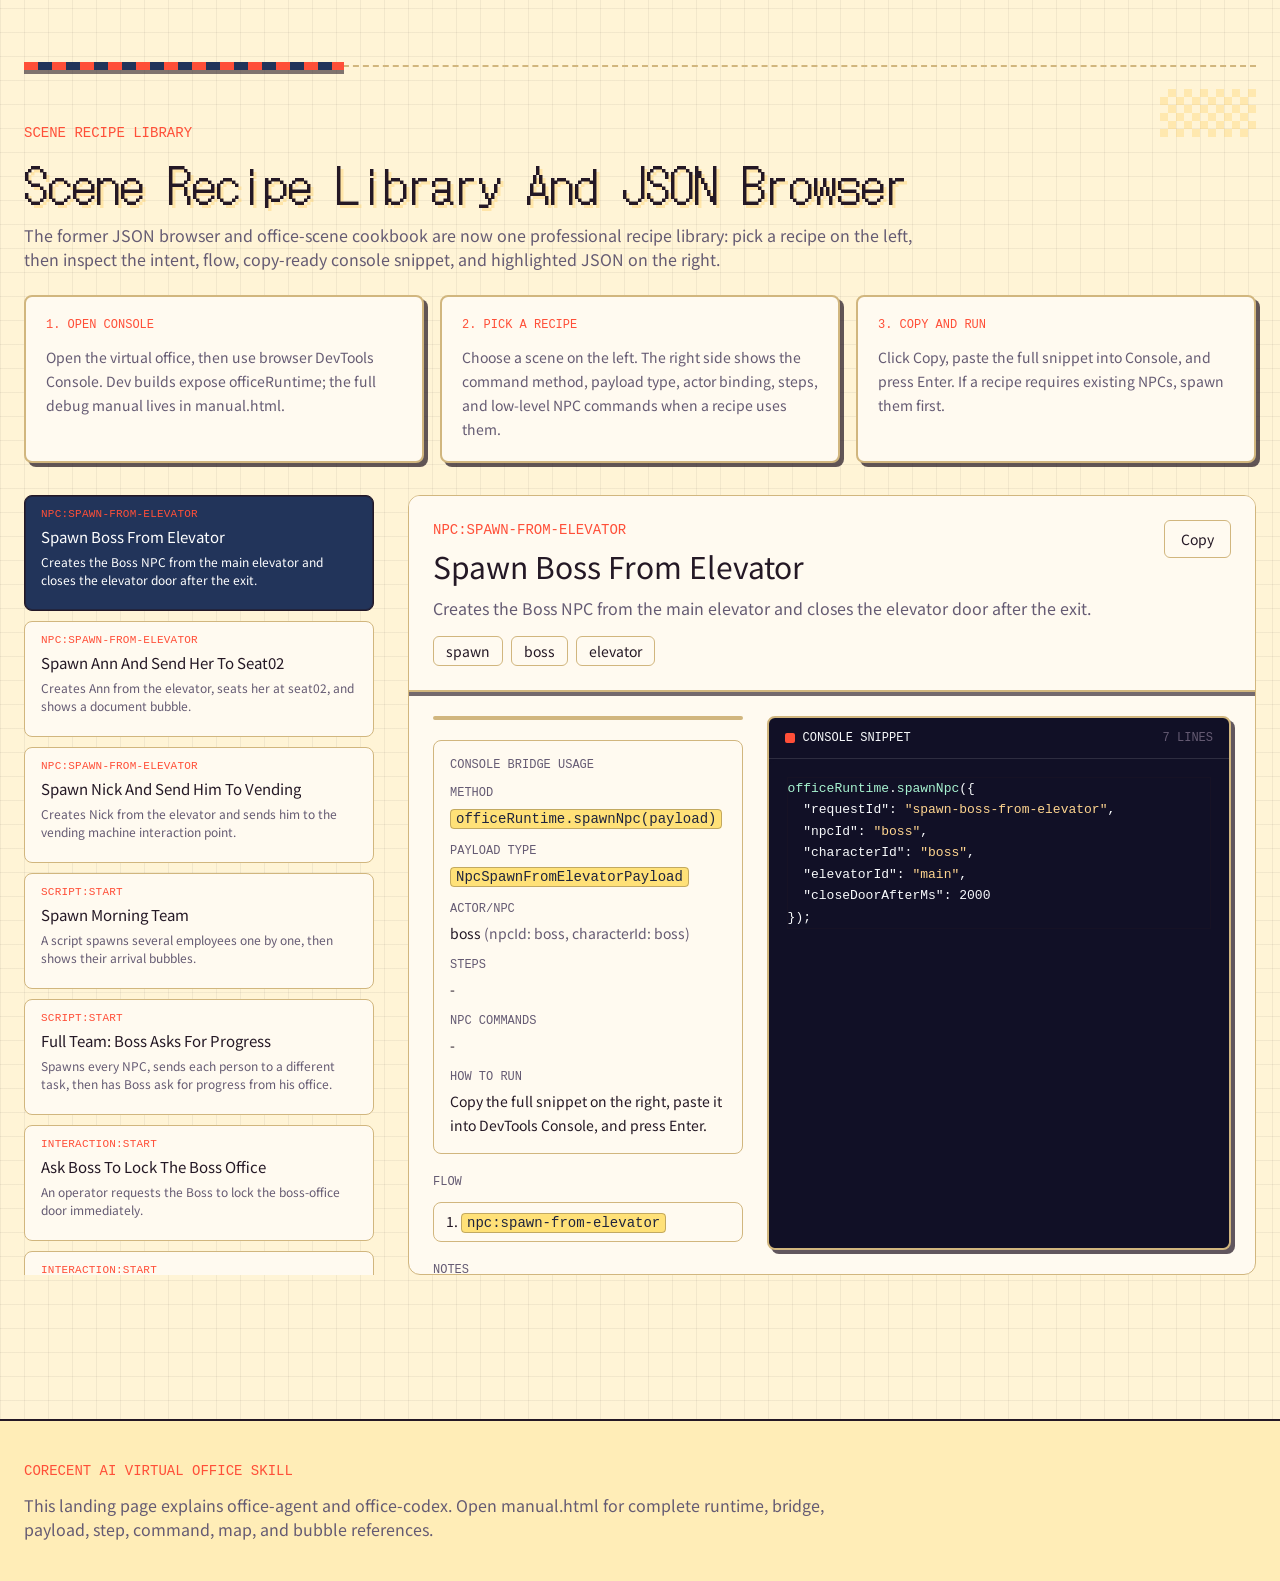
<file: manual/index.html>
<!doctype html>
<html lang="zh-CN" data-theme="light">
  <head>
    <meta charset="utf-8" />
    <meta name="viewport" content="width=device-width, initial-scale=1" />
    <title>Corecent AI Virtual Office - office-agent Skill</title>
    <link rel="icon" href="data:," />
    <link rel="stylesheet" href="manual-utilities.css">
    <style>
      

      :root {
        --bg: #fff4d6;
        --text: #241825;
        --muted-text: #655b73;
        --soft-text: #897f93;
        --line: #d1b67e;
        --soft-line: #ead8aa;
        --surface: #fffaf0;
        --soft-surface: #ffe39b;
        --code-bg: #111026;
        --code-text: #f8fafc;
        --link: #1764d8;
        --accent: #ff4f38;
        --chip-bg: #ffe178;
        --chip-text: #1f243d;
        --control-bg: #fffaf0;
        --control-text: #241825;
        --control-placeholder: #655b73;
        --control-hover-bg: #ffe9aa;
        --control-active-bg: #22345a;
        --control-active-border: #241825;
        --control-active-text: #ffffff;
        --footer-bg: #ffedb7;
        --scrollbar-thumb: rgba(36, 24, 37, 0.42);
        --scrollbar-thumb-hover: rgba(36, 24, 37, 0.68);
        --pixel-border: #241825;
        --pixel-shadow: #241825;
        --grid-line: rgba(36, 24, 37, 0.06);
        --pattern-dot: rgba(36, 24, 37, 0.09);
        --pattern-stripe: rgba(255, 79, 56, 0.18);
        --panel-game: #fff7df;
        --section-dot: rgba(255, 79, 56, 0.24);
        --section-tape: rgba(255, 209, 102, 0.78);
      }

      :root[data-theme="dark"] {
        --bg: #071829;
        --text: #f8fafc;
        --muted-text: #aab3c2;
        --soft-text: #8e9aac;
        --line: #35506a;
        --soft-line: #223244;
        --surface: #0f2436;
        --soft-surface: #173452;
        --code-bg: #020617;
        --code-text: #e5e7eb;
        --link: #90c4ff;
        --accent: #ff6b45;
        --chip-bg: #162b40;
        --chip-text: #cfe3ff;
        --control-bg: #0f2436;
        --control-text: #f8fafc;
        --control-placeholder: #8e9aac;
        --control-hover-bg: #162f46;
        --control-active-bg: #1f3650;
        --control-active-border: #8bb8ff;
        --control-active-text: #ffffff;
        --footer-bg: #061525;
        --scrollbar-thumb: rgba(170, 179, 194, 0.38);
        --scrollbar-thumb-hover: rgba(170, 179, 194, 0.62);
        --pixel-border: #ffd166;
        --pixel-shadow: #030712;
        --grid-line: rgba(255, 209, 102, 0.055);
        --pattern-dot: rgba(255, 209, 102, 0.13);
        --pattern-stripe: rgba(255, 107, 69, 0.16);
        --panel-game: #0d2234;
        --section-dot: rgba(255, 209, 102, 0.22);
        --section-tape: rgba(255, 107, 69, 0.74);
      }

      html {
        max-width: 100%;
        overflow-x: hidden;
        scroll-behavior: smooth;
        scrollbar-color: var(--accent) var(--bg);
        scrollbar-width: auto;
      }

      body {
        background:
          linear-gradient(var(--grid-line) 1px, transparent 1px),
          linear-gradient(90deg, var(--grid-line) 1px, transparent 1px),
          var(--bg);
        background-position: 0 0, 0 0, 0 0;
        background-size: 24px 24px, 24px 24px, auto;
        color: var(--text);
        font-feature-settings: "palt" 1;
        max-width: 100%;
        overflow-x: hidden;
      }

      ::-webkit-scrollbar,
      html::-webkit-scrollbar,
      body::-webkit-scrollbar {
        height: 16px;
        width: 16px;
      }

      ::-webkit-scrollbar-track,
      html::-webkit-scrollbar-track,
      body::-webkit-scrollbar-track {
        background:
          linear-gradient(var(--grid-line) 1px, transparent 1px),
          linear-gradient(90deg, var(--grid-line) 1px, transparent 1px),
          var(--bg);
        background-size: 12px 12px, 12px 12px, auto;
        border-left: 2px solid color-mix(in srgb, var(--line) 68%, transparent);
      }

      ::-webkit-scrollbar-thumb,
      html::-webkit-scrollbar-thumb,
      body::-webkit-scrollbar-thumb {
        background:
          linear-gradient(180deg, var(--accent) 0 8px, var(--control-active-bg) 8px 16px);
        background-size: 100% 16px;
        border: 3px solid var(--bg);
        border-radius: 0;
        box-shadow:
          inset 0 0 0 2px var(--pixel-border),
          inset 4px 0 0 color-mix(in srgb, #ffffff 22%, transparent),
          inset -4px 0 0 color-mix(in srgb, #000000 18%, transparent);
        min-height: 56px;
      }

      ::-webkit-scrollbar-thumb:hover,
      html::-webkit-scrollbar-thumb:hover,
      body::-webkit-scrollbar-thumb:hover {
        background:
          linear-gradient(180deg, var(--control-active-bg) 0 8px, var(--accent) 8px 16px);
        background-size: 100% 16px;
      }

      ::-webkit-scrollbar-corner,
      html::-webkit-scrollbar-corner,
      body::-webkit-scrollbar-corner {
        background: var(--bg);
      }

      body::before,
      body::after {
        background:
          linear-gradient(90deg, var(--accent) 0 12px, transparent 12px 24px),
          linear-gradient(90deg, var(--control-active-bg) 0 12px, transparent 12px 24px);
        background-position: 0 0, 12px 0;
        background-repeat: repeat-x;
        background-size: 24px 8px;
        content: "";
        height: 8px;
        left: 0;
        pointer-events: none;
        position: fixed;
        right: 0;
        z-index: 60;
      }

      body::before {
        top: 0;
      }

      body::after {
        bottom: 0;
      }

      code,
      pre {
        font-family: ui-monospace, SFMono-Regular, Consolas, monospace;
      }

      code,
      .inline-code {
        border-radius: 4px;
        background: var(--chip-bg);
        border: 1px solid color-mix(in srgb, var(--pixel-border) 28%, transparent);
        color: var(--chip-text);
        padding: 1px 5px;
      }

      a {
        color: var(--link);
      }

      .manual-section {
        background-image: none;
        border-top: 2px dashed var(--line);
        margin-top: 72px;
        padding-top: 56px;
        position: relative;
        scroll-margin-top: 96px;
      }

      .manual-section::before {
        background:
          linear-gradient(90deg, var(--accent) 0 14px, transparent 14px 28px),
          linear-gradient(90deg, var(--control-active-bg) 0 14px, transparent 14px 28px);
        background-position: 0 0, 14px 0;
        background-repeat: repeat-x;
        background-size: 28px 8px;
        box-shadow: 0 4px 0 color-mix(in srgb, var(--pixel-shadow) 58%, transparent);
        content: "";
        height: 8px;
        left: 0;
        pointer-events: none;
        position: absolute;
        top: -5px;
        width: min(320px, 54vw);
      }

      .manual-section::after {
        background:
          linear-gradient(45deg, var(--section-tape) 25%, transparent 25% 75%, var(--section-tape) 75%),
          linear-gradient(45deg, var(--section-tape) 25%, transparent 25% 75%, var(--section-tape) 75%);
        background-position: 0 0, 8px 8px;
        background-size: 16px 16px;
        content: "";
        height: 48px;
        opacity: 0.45;
        pointer-events: none;
        position: absolute;
        right: 0;
        top: 22px;
        width: 96px;
      }

      .surface {
        background: var(--surface);
        border: 2px solid var(--line);
        box-shadow: 4px 4px 0 color-mix(in srgb, var(--pixel-shadow) 72%, transparent);
      }

      .soft-surface {
        background: var(--soft-surface);
        border: 2px solid var(--line);
        box-shadow: 4px 4px 0 color-mix(in srgb, var(--pixel-shadow) 72%, transparent);
      }

      .manual-footer {
        border-top: 2px solid var(--pixel-border);
        background: var(--footer-bg);
        color: var(--text);
      }

      .muted-text {
        color: var(--muted-text);
      }

      .soft-text {
        color: var(--soft-text);
      }

      .manual-table {
        width: 100%;
        border-collapse: collapse;
        background: var(--surface);
        border: 2px solid var(--line);
        box-shadow: 4px 4px 0 color-mix(in srgb, var(--pixel-shadow) 72%, transparent);
      }

      .manual-table th,
      .manual-table td {
        border-bottom: 1px solid var(--line);
        padding: 14px 16px;
        text-align: left;
        vertical-align: top;
      }

      .manual-table th {
        background: var(--soft-surface);
        color: var(--muted-text);
        font-size: 12px;
        font-weight: 600;
        text-transform: uppercase;
      }

      .manual-table td {
        font-size: 14px;
        line-height: 1.55;
      }

      .manual-table tbody tr[hidden],
      .search-scope[hidden] {
        display: none;
      }

      .example-tab,
      #language-toggle,
      #theme-toggle,
      #copy-example {
        background: var(--control-bg) !important;
        color: var(--control-text) !important;
      }

      .rounded-full {
        border-radius: 6px !important;
      }

      .rounded-lg,
      .rounded-\[22px\] {
        border-radius: 8px !important;
      }

      .border-hairline {
        border-color: var(--line) !important;
      }

      .text-coral {
        color: var(--accent) !important;
      }

      .text-ink {
        color: var(--text) !important;
      }

      .bg-ink {
        background: var(--text) !important;
        color: var(--bg) !important;
      }

      .example-tab:hover {
        background: var(--control-hover-bg) !important;
      }

      .example-tab:focus-visible,
      #language-toggle:focus-visible,
      #theme-toggle:focus-visible,
      #copy-example:focus-visible {
        border-color: var(--link) !important;
        outline: 2px solid color-mix(in srgb, var(--link) 35%, transparent);
        outline-offset: 2px;
      }

      .code-block {
        overflow-x: hidden;
        overflow-y: auto;
        border-radius: 8px;
        background: var(--code-bg);
        color: var(--code-text);
        padding: 18px;
        font-size: 13px;
        line-height: 1.65;
        white-space: pre-wrap;
      }

      .json-code,
      .code-block span,
      .code-block .token-call,
      .code-block .token-key,
      .code-block .token-string,
      .code-block .token-number,
      .code-block .token-boolean,
      .code-block .token-null {
        background: transparent !important;
        border-radius: 0;
        padding: 0;
      }

      .json-code {
        display: block;
        color: var(--code-text);
        max-width: 100%;
        overflow-wrap: anywhere;
        white-space: pre-wrap;
        word-break: break-word;
      }

      .hero-command-card {
        background: var(--soft-surface);
      }

      .manual-shell {
        position: relative;
        width: min(100%, 1360px);
      }

      .manual-shell > .manual-section,
      .manual-shell > .hero-stage {
        min-width: 0;
        position: relative;
        z-index: 1;
      }

      .manual-shell::before,
      .manual-shell::after {
        display: none;
      }

      .hero-stage {
        background:
          linear-gradient(180deg, transparent 0 79px, color-mix(in srgb, var(--section-tape) 18%, transparent) 79px 80px),
          var(--panel-game);
        background-size: 100% 80px, auto;
        border: 2px solid var(--pixel-border);
        box-shadow:
          8px 8px 0 color-mix(in srgb, var(--pixel-shadow) 82%, transparent),
          inset 0 0 0 4px color-mix(in srgb, var(--surface) 72%, transparent);
        isolation: isolate;
        max-width: 100%;
        overflow: hidden;
        padding: 28px;
        position: relative;
      }

      .hero-stage > * {
        min-width: 0;
        position: relative;
        z-index: 1;
      }

      .hero-stage::before {
        background:
          linear-gradient(90deg, var(--accent) 0 14px, transparent 14px 28px),
          linear-gradient(90deg, var(--control-active-bg) 0 14px, transparent 14px 28px);
        background-position: 0 0, 14px 0;
        background-repeat: repeat-x;
        background-size: 28px 16px;
        content: "";
        height: 16px;
        left: 0;
        pointer-events: none;
        position: absolute;
        right: 0;
        top: 0;
        z-index: 0;
      }

      .hero-stage::after {
        background:
          linear-gradient(45deg, color-mix(in srgb, var(--pixel-border) 30%, transparent) 25%, transparent 25% 75%, color-mix(in srgb, var(--pixel-border) 30%, transparent) 75%),
          linear-gradient(45deg, color-mix(in srgb, var(--pixel-border) 30%, transparent) 25%, transparent 25% 75%, color-mix(in srgb, var(--pixel-border) 30%, transparent) 75%);
        background-position: 0 0, 8px 8px;
        background-size: 16px 16px;
        bottom: 0;
        content: "";
        height: 40px;
        left: 0;
        opacity: 0.34;
        pointer-events: none;
        position: absolute;
        right: 0;
        z-index: 0;
      }

      .hero-cover-image img,
      .overview-shot-image {
        height: auto;
        max-width: 100%;
      }

      .hero-cover-image {
        min-width: 0;
        width: 100%;
      }

      .hero-stage h1,
      .manual-section h2 {
        text-shadow: 3px 3px 0 color-mix(in srgb, var(--section-tape) 52%, transparent);
        text-wrap: balance;
      }

      :root[data-theme="dark"] .hero-stage h1,
      :root[data-theme="dark"] .manual-section h2 {
        text-shadow: 3px 3px 0 color-mix(in srgb, var(--accent) 32%, transparent);
      }

      .npc-sprite {
        --frame-x: 0px;
        background-position: var(--frame-x) 0;
        background-repeat: no-repeat;
        background-size: 1536px 128px;
        height: 128px;
        image-rendering: pixelated;
        position: absolute;
        width: 64px;
      }

      @keyframes side-walk-right {
        0%,
        15% {
          background-position: 0 0;
        }
        16%,
        31% {
          background-position: -64px 0;
        }
        32%,
        47% {
          background-position: -128px 0;
        }
        48%,
        63% {
          background-position: -192px 0;
        }
        64%,
        79% {
          background-position: -256px 0;
        }
        80%,
        95% {
          background-position: -320px 0;
        }
        96%,
        100% {
          background-position: 0 0;
        }
      }

      .sprite-boss {
        background-image: url("resources/boss_walk.png");
      }

      .sprite-ann {
        background-image: url("resources/Ann_walk.png");
      }

      .sprite-david {
        background-image: url("resources/David_walk.png");
      }

      .sprite-jim {
        background-image: url("resources/Jim_walk.png");
      }

      .sprite-carl {
        background-image: url("resources/Carl_walk.png");
      }

      .sprite-nick {
        background-image: url("resources/Nick_walk.png");
      }

      .side-bubble-angry {
        display: grid;
        grid-template-rows: 64px 64px;
        height: 128px;
        image-rendering: pixelated;
        position: absolute;
        transform: rotate(-7deg) scale(0.66);
        transform-origin: left top;
        width: 64px;
        z-index: 3;
      }

      .side-bubble-angry span {
        background-image: url("resources/UI_thinking_emotes_animation_32x32.png");
        background-repeat: no-repeat;
        background-size: 640px 640px;
        height: 64px;
        width: 64px;
      }

      .bubble-angry-top {
        background-position: 0 -576px;
      }

      .bubble-broken-heart-top {
        background-position: -256px -320px;
      }

      .bubble-thinking-tail {
        background-position: -256px -192px;
      }

      .speed-line {
        background: var(--accent);
        box-shadow: 0 8px 0 color-mix(in srgb, var(--accent) 72%, transparent), 12px 16px 0 color-mix(in srgb, var(--accent) 48%, transparent);
        height: 4px;
        opacity: 0.86;
        position: absolute;
        transform: skewX(-18deg);
        width: 54px;
      }

      .chase-pop {
        color: var(--accent);
        font-family: ui-monospace, SFMono-Regular, Consolas, monospace;
        font-size: 13px;
        letter-spacing: 0;
        position: absolute;
        text-shadow: 2px 2px 0 color-mix(in srgb, var(--pixel-shadow) 72%, transparent);
        transform: rotate(-8deg);
      }

      .side-chase {
        background: transparent;
        height: 420px;
        overflow: visible;
        pointer-events: none;
        position: absolute;
        top: 126px;
        width: 230px;
        z-index: 0;
      }

      .side-chase::before {
        background:
          radial-gradient(ellipse at 28% 84%, color-mix(in srgb, var(--pixel-shadow) 22%, transparent) 0 12%, transparent 25%),
          radial-gradient(ellipse at 68% 48%, color-mix(in srgb, var(--pixel-shadow) 18%, transparent) 0 10%, transparent 23%),
          radial-gradient(ellipse at 72% 86%, color-mix(in srgb, var(--pixel-shadow) 16%, transparent) 0 11%, transparent 24%);
        content: "";
        height: 100%;
        inset: 0;
        opacity: 0.7;
        position: absolute;
      }

      .side-chase-left::before {
        background:
          radial-gradient(ellipse at 58% 70%, color-mix(in srgb, var(--pixel-shadow) 24%, transparent) 0 14%, transparent 29%);
      }

      .side-chase-right::before {
        background:
          radial-gradient(ellipse at 46% 28%, color-mix(in srgb, var(--pixel-shadow) 18%, transparent) 0 10%, transparent 23%),
          radial-gradient(ellipse at 62% 56%, color-mix(in srgb, var(--pixel-shadow) 17%, transparent) 0 11%, transparent 25%),
          radial-gradient(ellipse at 28% 84%, color-mix(in srgb, var(--pixel-shadow) 16%, transparent) 0 11%, transparent 24%);
      }

      .side-chase::after {
        background:
          linear-gradient(90deg, transparent 0 10px, var(--accent) 10px 58px, transparent 58px 100%),
          linear-gradient(90deg, transparent 0 42px, color-mix(in srgb, var(--accent) 68%, transparent) 42px 88px, transparent 88px 100%),
          linear-gradient(90deg, transparent 0 4px, color-mix(in srgb, var(--accent) 44%, transparent) 4px 36px, transparent 36px 100%);
        background-position: 6px 0, 46px 30px, 82px 58px;
        background-repeat: no-repeat;
        background-size: 112px 4px, 96px 4px, 70px 4px;
        bottom: 78px;
        content: "";
        height: 76px;
        left: 14px;
        opacity: 0.8;
        position: absolute;
        right: 14px;
        transform: skewX(-18deg);
      }

      .side-chase-left {
        left: -120px;
      }

      .side-chase-right {
        right: -120px;
      }

      .side-chase .npc-sprite {
        animation: side-walk-right 560ms steps(1, end) infinite;
        filter: drop-shadow(5px 6px 0 color-mix(in srgb, var(--pixel-shadow) 34%, transparent));
        z-index: 2;
      }

      .side-chase-right .chase-runner-a {
        animation-delay: -120ms;
      }

      .side-chase-right .chase-runner-b {
        animation-delay: -260ms;
      }

      .side-chase-right .chase-watcher {
        animation-delay: -380ms;
      }

      .side-chase .side-bubble-angry {
        z-index: 3;
      }

      .side-chase-left .chase-boss-side {
        left: 92px;
        top: 184px;
        transform: rotate(-4deg) scale(1.12);
      }

      .side-chase-left .chase-angry-side {
        left: 116px;
        top: 134px;
        transform: rotate(-8deg) scale(0.72);
      }

      .side-chase-right .chase-broken-heart-side {
        left: 112px;
        top: 42px;
        transform: rotate(7deg) scale(0.62);
      }

      .side-chase-left .speed-line:nth-child(1) {
        left: 40px;
        top: 216px;
      }

      .side-chase-left .speed-line:nth-child(2) {
        left: 54px;
        top: 270px;
        width: 54px;
      }

      .side-chase-right .chase-runner-a {
        left: 88px;
        top: 92px;
        transform: rotate(5deg);
      }

      .side-chase-right .chase-runner-b {
        left: 128px;
        top: 206px;
        transform: rotate(-4deg);
      }

      .side-chase-right .chase-watcher {
        left: 46px;
        top: 264px;
        transform: rotate(-3deg);
      }

      .side-chase-right .speed-line:nth-child(1) {
        left: 40px;
        top: 138px;
      }

      .side-chase-right .speed-line:nth-child(2) {
        left: 28px;
        top: 282px;
        width: 48px;
      }

      .side-chase-right .chase-pop {
        right: 18px;
        top: 42px;
        transform: rotate(6deg);
      }

      .page-egg {
        display: block;
        height: auto;
        image-rendering: pixelated;
        opacity: 0.92;
        pointer-events: none;
        position: absolute;
        z-index: 0;
      }

      .egg-art-desk {
        filter: drop-shadow(5px 6px 0 color-mix(in srgb, var(--pixel-shadow) 24%, transparent));
        left: -216px;
        top: 1520px;
        width: 276px;
      }

      .egg-art-meeting {
        filter: drop-shadow(5px 6px 0 color-mix(in srgb, var(--pixel-shadow) 24%, transparent));
        right: -360px;
        top: 2840px;
        width: 552px;
      }

      .egg-art-coffee {
        filter: drop-shadow(5px 6px 0 color-mix(in srgb, var(--pixel-shadow) 24%, transparent));
        left: -236px;
        top: 4680px;
        width: 296px;
      }

      @media (min-width: 1540px) {
        .manual-shell::before {
          display: none;
        }

        .manual-shell::after {
          display: none;
        }

        .side-chase-left {
          left: -248px;
        }

        .side-chase-right {
          right: -248px;
        }

        .egg-art-desk {
          left: -232px;
        }

        .egg-art-meeting {
          right: -388px;
        }

        .egg-art-coffee {
          left: -248px;
        }
      }

      @media (max-width: 1180px) {
        #top.manual-shell {
          padding-left: clamp(16px, 3.25vw, 32px);
          padding-right: clamp(16px, 3.25vw, 32px);
        }

        .hero-stage {
          gap: 32px;
          grid-template-columns: minmax(0, 1fr) !important;
        }

        .hero-cover-image {
          margin-inline: auto;
          max-width: min(760px, 100%);
        }

        .side-chase {
          opacity: 0.42;
          transform-origin: top center;
          width: 180px;
        }

        .side-chase-left {
          left: 0;
          transform: translateX(-46%) scale(0.66);
          transform-origin: top left;
        }

        .side-chase-right {
          right: 0;
          transform: translateX(46%) scale(0.66);
          transform-origin: top right;
        }

        .page-egg {
          max-width: min(36vw, 320px);
          opacity: 0.42;
        }

        .egg-art-desk,
        .egg-art-coffee {
          left: 0;
          transform: translateX(-48%);
          transform-origin: top left;
        }

        .egg-art-meeting {
          right: 0;
          transform: translateX(42%);
          transform-origin: top right;
        }
      }

      @media (max-width: 900px) {
        .manual-shell::before,
        .manual-shell::after {
          display: none;
        }

        .side-chase {
          opacity: 0.52;
          top: 84px;
          width: 156px;
        }

        .side-chase-left {
          left: 0;
          transform: translateX(-50%) scale(0.62);
          transform-origin: top left;
        }

        .side-chase-right {
          right: 0;
          transform: translateX(50%) scale(0.62);
          transform-origin: top right;
        }

        .page-egg {
          max-width: min(46vw, 240px);
          opacity: 0.32;
        }

        .egg-art-desk,
        .egg-art-coffee {
          left: 0;
          transform: translateX(-52%);
          transform-origin: top left;
        }

        .egg-art-meeting {
          right: 0;
          transform: translateX(46%);
          transform-origin: top right;
        }
      }

      @media (max-width: 1439px) {
        #top.manual-shell {
          padding-top: 260px;
        }

        .side-chase {
          height: 212px;
          opacity: 0.78;
          overflow: visible;
          position: absolute;
          top: 18px;
          width: min(430px, calc(50% - 24px));
          z-index: 1;
        }

        .side-chase-left {
          left: clamp(16px, 4vw, 56px);
          transform: none;
        }

        .side-chase-right {
          right: clamp(16px, 4vw, 56px);
          transform: none;
        }

        .side-chase::before {
          opacity: 0.48;
        }

        .side-chase::after {
          bottom: 24px;
          left: 8px;
          opacity: 0.76;
          right: 8px;
        }

        .side-chase-left .chase-boss-side {
          left: clamp(42px, 13vw, 176px);
          top: 58px;
          transform: rotate(-4deg) scale(0.78);
        }

        .side-chase-left .chase-angry-side {
          left: clamp(78px, 18vw, 224px);
          top: 16px;
          transform: rotate(-8deg) scale(0.52);
        }

        .side-chase-left .speed-line:nth-child(1) {
          left: clamp(16px, 7vw, 96px);
          top: 86px;
        }

        .side-chase-left .speed-line:nth-child(2) {
          left: clamp(34px, 9vw, 122px);
          top: 128px;
        }

        .side-chase-right .chase-broken-heart-side {
          left: clamp(26px, 7vw, 72px);
          top: 14px;
          transform: rotate(7deg) scale(0.48);
        }

        .side-chase-right .chase-runner-a {
          left: clamp(86px, 16vw, 184px);
          top: 44px;
          transform: rotate(5deg) scale(0.72);
        }

        .side-chase-right .chase-runner-b {
          left: clamp(150px, 24vw, 278px);
          top: 64px;
          transform: rotate(-4deg) scale(0.72);
        }

        .side-chase-right .chase-watcher {
          left: clamp(24px, 7vw, 76px);
          top: 64px;
          transform: rotate(-3deg) scale(0.72);
        }

        .side-chase-right .speed-line:nth-child(1) {
          left: clamp(8px, 6vw, 32px);
          top: 74px;
        }

        .side-chase-right .speed-line:nth-child(2) {
          left: clamp(26px, 12vw, 64px);
          top: 126px;
        }

        .side-chase-right .chase-pop {
          right: 8px;
          top: 18px;
        }
      }

      @media (max-width: 640px) {
        #top.manual-shell {
          padding-top: 232px;
        }

        .hero-stage {
          padding: 20px;
        }

        .side-chase {
          opacity: 0.68;
          height: 180px;
          width: calc(50% - 14px);
        }

        .side-chase-left {
          left: 10px;
          transform: none;
        }

        .side-chase-right {
          right: 10px;
          transform: none;
        }

        .side-chase-left .chase-boss-side {
          left: clamp(12px, 10vw, 48px);
          top: 38px;
          transform: rotate(-4deg) scale(0.62);
        }

        .side-chase-left .chase-angry-side {
          left: clamp(36px, 22vw, 90px);
          top: 6px;
          transform: rotate(-8deg) scale(0.42);
        }

        .side-chase-right .chase-runner-a,
        .side-chase-right .chase-runner-b,
        .side-chase-right .chase-watcher {
          transform: scale(0.58);
        }

        .side-chase-right .chase-runner-b {
          left: clamp(84px, 24vw, 112px);
          top: 50px;
        }

        .side-chase-right .chase-watcher {
          top: 58px;
        }

        .side-chase-right .chase-broken-heart-side {
          transform: rotate(7deg) scale(0.38);
        }

        .page-egg {
          max-width: min(52vw, 188px);
          opacity: 0.24;
        }
      }

      .chase-stage-polished {
        margin-bottom: 22px;
        position: relative;
        z-index: 1;
      }

      .chase-panel {
        background:
          linear-gradient(90deg, color-mix(in srgb, var(--section-tape) 30%, transparent) 0 10px, transparent 10px 20px),
          radial-gradient(circle at 4px 4px, color-mix(in srgb, var(--pattern-dot) 88%, transparent) 2px, transparent 2.8px),
          linear-gradient(180deg, transparent 0 66%, color-mix(in srgb, var(--accent) 12%, transparent) 66% 100%),
          var(--panel-game);
        background-size: 20px 8px, 22px 22px, 100% 100%, auto;
        border: 2px solid var(--pixel-border);
        box-shadow:
          5px 5px 0 color-mix(in srgb, var(--pixel-shadow) 72%, transparent),
          inset 0 0 0 3px color-mix(in srgb, var(--surface) 72%, transparent);
        height: clamp(150px, 15vw, 182px);
        isolation: isolate;
        overflow: hidden;
        position: relative;
      }

      .chase-panel::before {
        background:
          linear-gradient(90deg, var(--accent) 0 22px, transparent 22px 30px),
          linear-gradient(90deg, var(--control-active-bg) 0 14px, transparent 14px 30px);
        background-position: 0 0, 8px 0;
        background-repeat: repeat-x;
        background-size: 30px 8px;
        content: "";
        height: 8px;
        inset: 0 0 auto 0;
        position: absolute;
      }

      .chase-panel::after {
        background:
          linear-gradient(45deg, color-mix(in srgb, var(--pixel-border) 20%, transparent) 25%, transparent 25% 75%, color-mix(in srgb, var(--pixel-border) 20%, transparent) 75%),
          linear-gradient(45deg, color-mix(in srgb, var(--pixel-border) 20%, transparent) 25%, transparent 25% 75%, color-mix(in srgb, var(--pixel-border) 20%, transparent) 75%);
        background-position: 0 0, 8px 8px;
        background-size: 16px 16px;
        bottom: 0;
        content: "";
        height: 24px;
        left: 0;
        opacity: 0.38;
        position: absolute;
        right: 0;
      }

      .chase-panel .npc-sprite {
        background-size: 1536px 128px;
        height: 128px;
        width: 64px;
        z-index: 2;
      }

      .chase-panel .side-bubble-angry {
        z-index: 3;
      }

      .chase-boss {
        left: clamp(18px, 7vw, 96px);
        top: clamp(44px, 5vw, 54px);
        transform: rotate(-4deg) scale(1.04);
      }

      .chase-dev-a {
        left: clamp(120px, 30vw, 440px);
        top: clamp(48px, 6vw, 62px);
        transform: rotate(5deg);
      }

      .chase-dev-b {
        left: clamp(190px, 45vw, 640px);
        top: clamp(40px, 5vw, 50px);
        transform: rotate(-4deg);
      }

      .chase-dev-c {
        left: clamp(260px, 60vw, 860px);
        top: clamp(50px, 6vw, 66px);
        transform: rotate(3deg);
      }

      .chase-angry {
        left: clamp(58px, 11vw, 150px);
        top: 4px;
      }

      .chase-speed-a {
        left: clamp(78px, 19vw, 260px);
        top: 70px;
      }

      .chase-speed-b {
        left: clamp(170px, 39vw, 540px);
        top: 112px;
      }

      .chase-speed-c {
        left: clamp(250px, 55vw, 760px);
        top: 78px;
      }

      .chase-apo {
        left: clamp(24px, 5vw, 72px);
        top: 24px;
      }

      .chase-run {
        right: clamp(16px, 4vw, 56px);
        top: 22px;
        transform: rotate(6deg);
      }

      .chase-caption {
        background: var(--code-bg);
        border: 2px solid var(--pixel-border);
        bottom: 16px;
        color: var(--code-text);
        font-family: ui-monospace, SFMono-Regular, Consolas, monospace;
        font-size: 12px;
        left: clamp(14px, 4vw, 44px);
        padding: 4px 8px;
        position: absolute;
        z-index: 4;
      }

      .pixel-star {
        color: var(--accent);
        font-family: ui-monospace, SFMono-Regular, Consolas, monospace;
        font-size: 16px;
        position: absolute;
        text-shadow: 2px 2px 0 color-mix(in srgb, var(--pixel-shadow) 60%, transparent);
        z-index: 4;
      }

      .pixel-star-one {
        left: clamp(110px, 20vw, 250px);
        top: 32px;
      }

      .pixel-star-two {
        right: clamp(22px, 5vw, 80px);
        bottom: 32px;
        transform: rotate(12deg);
      }

      @media (max-width: 640px) {
        .chase-panel {
          height: 140px;
        }

        .chase-panel .npc-sprite {
          background-size: 1152px 96px;
          height: 96px;
          width: 48px;
        }

        .chase-panel .side-bubble-angry {
          transform: rotate(-7deg) scale(0.58);
        }

        .chase-dev-c {
          display: none;
        }

        .chase-boss {
          left: 12px;
          top: 48px;
        }

        .chase-dev-a {
          left: 128px;
          top: 54px;
        }

        .chase-dev-b {
          left: 214px;
          top: 48px;
        }

        .chase-angry {
          left: 44px;
          top: 10px;
        }

        .chase-caption {
          display: none;
        }

        .pixel-star-two {
          display: none;
        }
      }

      .hero-cover-image {
        background: var(--code-bg);
        border: 2px solid var(--pixel-border);
        box-shadow: 6px 6px 0 color-mix(in srgb, var(--pixel-shadow) 82%, transparent);
        line-height: 0;
        overflow: hidden;
      }

      .hero-cover-image img {
        aspect-ratio: 16 / 9;
        image-rendering: auto;
        object-fit: cover;
        width: 100%;
      }

      .overview-shot {
        background: var(--surface);
        border: 2px solid var(--line);
        box-shadow:
          5px 5px 0 color-mix(in srgb, var(--pixel-shadow) 72%, transparent),
          inset 0 0 0 2px color-mix(in srgb, var(--soft-surface) 58%, transparent);
      }

      .overview-shot-frame {
        background: #171b25;
        overflow: hidden;
      }

      .overview-shot-frame-map {
        aspect-ratio: 3 / 2;
      }

      .overview-shot-frame-wide {
        aspect-ratio: 3 / 2;
      }

      .overview-shot-image {
        display: block;
        height: 100%;
        object-fit: cover;
        transform: scale(1.03);
        transform-origin: center center;
        width: 100%;
      }

      .overview-shot-image-wide {
        transform: scale(1.03);
      }

      .overview-gif-frame {
        aspect-ratio: 3 / 2;
      }

      .overview-gif-image {
        display: block;
        height: 100%;
        object-fit: cover;
        width: 100%;
      }

      .manual-stat {
        border-top: 2px solid var(--pixel-border);
        padding-top: 16px;
      }

      .scene-layout {
        --scene-browser-height: min(920px, calc(100vh - 120px));
        align-items: stretch;
        display: grid;
        gap: 24px;
        grid-template-columns: minmax(260px, 360px) minmax(0, 1fr);
      }

      .scene-list {
        display: grid;
        align-content: start;
        gap: 10px;
        grid-template-columns: minmax(0, 1fr);
        height: var(--scene-browser-height);
        min-height: 0;
        overflow-x: hidden;
        overflow-y: auto;
        padding-right: 10px;
      }

      .example-tab {
        display: grid;
        width: 100%;
        height: 116px;
        grid-template-rows: auto auto 1fr;
        gap: 6px;
        border-radius: 8px;
        line-height: 1.35;
        justify-items: start;
      }

      .example-tab-kind {
        color: var(--accent);
        font-family: ui-monospace, SFMono-Regular, Consolas, monospace;
        font-size: 11px;
        letter-spacing: 0.02em;
        line-height: 1.2;
        text-transform: uppercase;
      }

      .example-tab-title {
        display: -webkit-box;
        overflow: hidden;
        -webkit-box-orient: vertical;
        -webkit-line-clamp: 2;
        font-size: 15px;
        line-height: 1.35;
      }

      .example-tab-description {
        display: -webkit-box;
        overflow: hidden;
        -webkit-box-orient: vertical;
        -webkit-line-clamp: 2;
        font-size: 12px;
        line-height: 1.45;
      }

      .scene-panel {
        background: var(--surface);
        border: 1px solid var(--line);
        border-radius: 12px;
        display: flex;
        flex-direction: column;
        height: var(--scene-browser-height);
        min-height: 0;
        overflow: hidden;
      }

      .scene-panel > .grid {
        flex: 1;
        min-height: 0;
        overflow-y: auto;
        overflow-x: hidden;
      }

      .scene-panel > .grid > .grid {
        min-height: 0;
        overflow: visible;
      }

      .scene-summary-grid {
        display: grid;
        gap: 1px;
        background: var(--line);
        border: 2px solid var(--line);
        border-radius: 8px;
        overflow: hidden;
      }

      .scene-summary-grid > div {
        background: var(--surface);
        padding: 14px;
      }

      .code-shell {
        border-radius: 8px;
        overflow: hidden;
        border: 2px solid var(--line);
        background: var(--code-bg);
        display: flex;
        min-height: 0;
        flex-direction: column;
        box-shadow: 4px 4px 0 color-mix(in srgb, var(--pixel-shadow) 72%, transparent);
      }

      .code-toolbar {
        display: flex;
        align-items: center;
        justify-content: space-between;
        gap: 12px;
        border-bottom: 1px solid rgba(255, 255, 255, 0.12);
        padding: 12px 16px;
        color: var(--code-text);
      }

      .code-dot {
        display: inline-block;
        width: 10px;
        height: 10px;
        border-radius: 2px;
        background: var(--accent);
      }

      .code-shell .code-block {
        flex: 1;
        min-height: 0;
      }

      .scroll-area,
      .scene-list,
      .scene-panel > .grid,
      .code-block {
        scrollbar-color: color-mix(in srgb, var(--muted-text) 55%, transparent) transparent;
        scrollbar-width: thin;
      }

      .scroll-area::-webkit-scrollbar,
      .scene-list::-webkit-scrollbar,
      .scene-panel > .grid::-webkit-scrollbar,
      .code-block::-webkit-scrollbar {
        height: 8px;
        width: 8px;
      }

      .scroll-area::-webkit-scrollbar-track,
      .scene-list::-webkit-scrollbar-track,
      .scene-panel > .grid::-webkit-scrollbar-track,
      .code-block::-webkit-scrollbar-track {
        background: transparent;
      }

      .scroll-area::-webkit-scrollbar-thumb,
      .scene-list::-webkit-scrollbar-thumb,
      .scene-panel > .grid::-webkit-scrollbar-thumb,
      .code-block::-webkit-scrollbar-thumb {
        background: color-mix(in srgb, var(--muted-text) 45%, transparent);
        border: 2px solid transparent;
        border-radius: 9999px;
        background-clip: content-box;
      }

      .scroll-area::-webkit-scrollbar-corner,
      .scene-list::-webkit-scrollbar-corner,
      .scene-panel > .grid::-webkit-scrollbar-corner,
      .code-block::-webkit-scrollbar-corner {
        background: transparent;
      }

      .token-key {
        color: #9fd3ff;
      }

      .token-string {
        color: #ffd58f;
      }

      .token-number,
      .token-boolean,
      .token-null {
        color: #ffad9b;
      }

      .token-call {
        color: #a7f3d0;
      }

      .example-tab[aria-selected="true"],
      .example-tab[aria-selected="true"]:hover,
      .example-tab[aria-selected="true"]:focus,
      .example-tab[aria-selected="true"]:focus-visible,
      .example-tab[aria-selected="true"]:active {
        border-color: var(--control-active-border) !important;
        background: var(--control-active-bg) !important;
        color: var(--control-active-text) !important;
        box-shadow: inset 0 0 0 1px color-mix(in srgb, var(--control-active-border) 52%, transparent);
      }

      .example-tab[aria-selected="true"] .muted-text,
      .example-tab[aria-selected="true"] .soft-text {
        color: var(--control-active-text);
      }

      .reference-card {
        border-radius: 8px;
        background: var(--surface);
        border: 2px solid var(--line);
        box-shadow: 4px 4px 0 color-mix(in srgb, var(--pixel-shadow) 72%, transparent);
        overflow: hidden;
      }

      .reference-card > header {
        border-bottom: 1px solid var(--line);
        padding: 18px;
      }

      .bubble-preview {
        display: grid;
        grid-template-rows: 48px 48px;
        width: 48px;
        height: 96px;
        image-rendering: pixelated;
      }

      .bubble-frame {
        width: 48px;
        height: 48px;
        background-image: url("resources/head-bubbles.png");
        background-repeat: no-repeat;
        background-size: 480px 480px;
      }

      .pixelated {
        image-rendering: pixelated;
      }

      header {
        background: color-mix(in srgb, var(--surface) 92%, transparent);
        border-bottom: 2px solid var(--pixel-border) !important;
        box-shadow: 0 4px 0 color-mix(in srgb, var(--pixel-shadow) 64%, transparent);
      }

      :root[data-theme="dark"] .border-hairline {
        border-color: var(--line) !important;
      }

      :root[data-theme="dark"] .bg-stone {
        background: var(--soft-surface) !important;
      }

      :root[data-theme="dark"] .text-slate,
      :root[data-theme="dark"] .text-muted {
        color: var(--muted-text) !important;
      }

      :root[data-theme="dark"] .text-ink {
        color: var(--text) !important;
      }

      :root[data-theme="dark"] .example-tab[aria-selected="true"],
      :root[data-theme="dark"] .example-tab[aria-selected="true"]:hover,
      :root[data-theme="dark"] .example-tab[aria-selected="true"]:focus,
      :root[data-theme="dark"] .example-tab[aria-selected="true"]:focus-visible,
      :root[data-theme="dark"] .example-tab[aria-selected="true"]:active {
        border-color: var(--control-active-border) !important;
        background-color: var(--control-active-bg) !important;
        color: var(--control-active-text) !important;
      }

      @media print {
        .no-print {
          display: none;
        }
      }

      @media (max-width: 1024px) {
        .scene-layout {
          grid-template-columns: 1fr;
        }

        .scene-list {
          height: auto;
          max-height: none;
          overflow: visible;
          padding-right: 0;
        }

        .scene-panel {
          height: auto;
          overflow: visible;
        }

        .scene-panel > .grid,
        .scene-panel > .grid > .grid {
          overflow: visible;
        }
      }
    </style>
  <link rel="stylesheet" href="manual-addon.css"></head>
  <body class="font-body">
    <header class="border-b border-hairline">
      <div class="mx-auto max-w-[1360px] px-6 py-5 lg:px-10">
        <nav class="flex flex-wrap items-center justify-between gap-4 text-sm">
          <a href="#top" class="font-mono uppercase text-ink" data-i18n="nav.brand">Corecent AI Virtual Office</a>
          <div class="flex flex-wrap items-center gap-5 text-slate">
            <a class="hover:text-ink" href="#project-overview" data-i18n="nav.intro">介绍</a>
            <a class="hover:text-ink" href="#how-it-works" data-i18n="nav.play">玩法</a>
            <a class="hover:text-ink" href="#skill" data-i18n="nav.skill">Skill</a>
            <a class="hover:text-ink" href="#office-codex" data-i18n="nav.mirror">office-codex</a>
            <a class="hover:text-ink" href="#examples" data-i18n="nav.scenes">场景库</a>
            <a class="hover:text-ink" href="manual.html" data-i18n="nav.manual">完整手册</a>
            <button
              id="language-toggle"
              type="button"
              class="rounded-full border border-hairline px-4 py-2 text-sm text-ink"
              aria-label="Switch language"
            >
              EN
            </button>
            <button
              id="theme-toggle"
              type="button"
              class="rounded-full border border-hairline px-4 py-2 text-sm text-ink"
              aria-label="Toggle dark mode"
            >
              Dark
            </button>
          </div>
        </nav>
      </div>
    </header>

    <main id="top" class="manual-shell mx-auto max-w-[1360px] px-6 py-16 lg:px-10">
      <aside class="mb-5" aria-label="Desktop and legacy scope"><h2 class="font-mono text-sm" data-i18n="desktop.scopeTitle">当前桌面版故事 · 下方为旧版技术参考</h2><p data-i18n="desktop.scopeBody">桌面办公室有七位可绑定智能体的员工，以及从不代表智能体的虚构来访老板 Alex。员工在 09:00–17:00 上班：观测到的真实工作由员工展示，空闲同事聊天或打台球。工作时间以外，只有真实工作会让员工来加班。Office 观察宿主提供的公开回复，虚构闲聊另有标签。下方的 Skill、Boss 代表主智能体的示例和控制台配方属于旧版或开发运行环境，不是桌面版角色或通用 MCP 设置。</p></aside>
      <div class="side-chase side-chase-left" aria-hidden="true">
        <span class="speed-line"></span>
        <span class="speed-line"></span>
        <span class="npc-sprite sprite-boss chase-boss-side"></span>
        <span class="side-bubble-angry chase-angry-side">
          <span class="bubble-angry-top"></span>
          <span class="bubble-thinking-tail"></span>
        </span>
      </div>
      <div class="side-chase side-chase-right" aria-hidden="true">
        <span class="speed-line"></span>
        <span class="speed-line"></span>
        <span class="npc-sprite sprite-david chase-runner-a"></span>
        <span class="side-bubble-angry chase-broken-heart-side">
          <span class="bubble-broken-heart-top"></span>
          <span class="bubble-thinking-tail"></span>
        </span>
        <span class="npc-sprite sprite-jim chase-runner-b"></span>
        <span class="npc-sprite sprite-carl chase-watcher"></span>
        <span class="chase-pop">RUN!</span>
      </div>
      <img
        src="resources/manual-egg-desk-thinking.png"
        alt=""
        class="page-egg egg-art-desk"
        aria-hidden="true"
      />
      <img
        src="resources/manual-egg-meeting-talk.png"
        alt=""
        class="page-egg egg-art-meeting"
        aria-hidden="true"
      />
      <img
        src="resources/manual-egg-coffee-machine.png"
        alt=""
        class="page-egg egg-art-coffee"
        aria-hidden="true"
      />
      <section class="hero-stage grid gap-10 lg:grid-cols-[0.88fr_1.12fr] lg:items-center">
        <div>
          <p class="mb-5 font-mono text-sm uppercase text-coral" data-i18n="hero.kicker">Office-agent skill</p>
          <h1 class="max-w-[760px] font-display text-4xl font-normal leading-[1.04] md:text-5xl xl:text-6xl">
            <span data-i18n="hero.title">让 AI Agent 真的来办公室上班</span>
          </h1>
          <p class="mt-6 max-w-[760px] text-lg leading-7 muted-text">
            <span data-i18n="hero.body">加载 office-agent，Codex 和它的 sub-agent 就会变成像素办公室里的 Boss 与虚拟同事：他们走路、开会、说话、显示情绪，也会把可见输出同步给你看。</span>
          </p>
          <div class="mt-7 flex flex-wrap gap-3">
            <a class="rounded-full bg-ink px-5 py-3 text-sm font-medium text-white" href="#skill" data-i18n="hero.cta.primary">了解 Skill</a>
            <a class="rounded-full border border-hairline px-5 py-3 text-sm font-medium text-ink" href="#office-codex" data-i18n="hero.cta.usage">实时镜像输出</a>
            <a class="rounded-full border border-hairline px-5 py-3 text-sm font-medium text-ink" href="manual.html" data-i18n="hero.cta.scenes">打开完整手册</a>
          </div>
          <div class="mt-9 grid gap-4 text-sm md:grid-cols-3">
            <div class="manual-stat">
              <p class="font-mono uppercase text-coral" data-i18n="hero.stat1.label">01 / 一键启动</p>
              <p class="mt-2 text-lg text-ink" data-i18n="hero.stat1.title">Skill 准备办公室</p>
              <p class="mt-1 muted-text" data-i18n="hero.stat1.body">本地 bridge、页面链接、NPC 生命周期都由 Skill 接管。</p>
            </div>
            <div class="manual-stat">
              <p class="font-mono uppercase text-coral" data-i18n="hero.stat2.label">02 / 实时镜像</p>
              <p class="mt-2 text-lg text-ink" data-i18n="hero.stat2.title">office-codex 捕获输出</p>
              <p class="mt-1 muted-text" data-i18n="hero.stat2.body">Codex 可见文本会被拆成句子，交给不同 NPC 说出来。</p>
            </div>
            <div class="manual-stat">
              <p class="font-mono uppercase text-coral" data-i18n="hero.stat3.label">03 / 可玩场景</p>
              <p class="mt-2 text-lg text-ink" data-i18n="hero.stat3.title">保留配方和 JSON 浏览器</p>
              <p class="mt-1 muted-text" data-i18n="hero.stat3.body">会议、进度汇报、饮水机、打印机和离场都能复制运行。</p>
            </div>
          </div>
        </div>
        <figure class="hero-cover-image">
          <img src="resources/virtual-office-hero.png" alt="Retro pixel cover illustration of Boss scolding Ann in the Corecent AI virtual office" class="block w-full" />
        </figure>
      </section>

      <section class="manual-section" id="project-overview">
        <div class="max-w-[920px]">
          <p class="font-mono text-sm uppercase text-coral" data-i18n="overview.kicker">Project overview</p>
          <h2 class="mt-4 font-display text-4xl font-normal leading-tight md:text-5xl" data-i18n="overview.title">把本地 AI agents 变成正在上班的虚拟同事</h2>
          <p class="mt-4 text-lg leading-7 muted-text" data-i18n="overview.body">
            Corecent AI 虚拟办公室是一个给 AI-heavy 个人开发者使用的本地 agent 可视化面板。它把 Codex、Claude、Cursor、Copilot 和脚本 agent 的状态、产出、错误、移交和结论，映射成办公室里可观察的人物行为。
          </p>
        </div>

        <div class="mt-12 grid gap-14">
          <article class="grid gap-6 lg:grid-cols-[0.88fr_1.12fr] lg:items-center">
            <div class="max-w-[520px]">
              <p class="font-mono text-xs uppercase text-coral" data-i18n="overview.card1.kicker">Runtime surface</p>
              <h3 class="mt-3 text-2xl font-normal" data-i18n="overview.card1.title">先看虚拟办公室的运行表面</h3>
              <p class="mt-3 text-sm leading-6 muted-text" data-i18n="overview.card1.body">
                这里展示的是当前 runtime 的真实地图画面。具体可调用对象、交互配置和规则在后面的地图内容章节统一查询，前文不单独挑选某几个对象。
              </p>
            </div>
            <figure class="overview-shot overflow-hidden rounded-lg">
              <div class="overview-shot-frame overview-shot-frame-map">
                <img src="resources/office-map.png" alt="Actual Corecent AI virtual office runtime screenshot" class="overview-shot-image pixelated" />
              </div>
              <figcaption class="border-t border-hairline px-5 py-4 text-sm muted-text">
                <span data-i18n="overview.screenshot.main">真实运行截图：当前 office runtime 地图。完整可用对象和交互规则见地图内容章节。</span>
              </figcaption>
            </figure>
          </article>

          <article class="grid gap-6 lg:grid-cols-[0.95fr_1.05fr] lg:items-center">
            <figure class="overview-shot overflow-hidden rounded-lg lg:max-w-[520px]">
              <div class="overview-shot-frame overview-shot-frame-wide">
                <img src="resources/dialogue-demo.png" alt="Actual dialogue HUD screenshot" class="overview-shot-image overview-shot-image-wide pixelated" />
              </div>
              <figcaption class="border-t border-hairline px-5 py-4 text-sm muted-text" data-i18n="overview.screenshot.dialogue">真实对话 HUD：NPC 可以按台本或实时指令说话。</figcaption>
            </figure>
            <div class="max-w-[560px] lg:justify-self-end">
              <p class="font-mono text-xs uppercase text-coral" data-i18n="overview.card2.kicker">Dialogue layer</p>
              <h3 class="mt-3 text-2xl font-normal" data-i18n="overview.card2.title">把 agent 输出转成可读对话</h3>
              <p class="mt-3 text-sm leading-6 muted-text" data-i18n="overview.card2.body">
                当外部 agent 产生状态、结论或需要移交时，可以把内容传给对应 NPC，让它在 HUD 中以角色身份说出来。
              </p>
            </div>
          </article>

          <article class="grid gap-6 lg:grid-cols-[0.85fr_1.15fr] lg:items-center">
            <div class="max-w-[520px]">
              <p class="font-mono text-xs uppercase text-coral" data-i18n="overview.card3.kicker">Action feedback</p>
              <h3 class="mt-3 text-2xl font-normal" data-i18n="overview.card3.title">把运行状态转成动作和反馈</h3>
              <p class="mt-3 text-sm leading-6 muted-text" data-i18n="overview.card3.body">
                NPC 可以移动、执行交互、显示头顶气泡、开关门、坐下或离场。说明书后半部分会给出这些动作的 payload 和 step 写法。
              </p>
            </div>
            <figure class="overview-shot overflow-hidden rounded-lg">
              <div class="overview-shot-frame overview-shot-frame-wide">
                <img src="resources/interaction-demo.png" alt="Actual NPC interaction screenshot" class="overview-shot-image overview-shot-image-wide pixelated" />
              </div>
              <figcaption class="border-t border-hairline px-5 py-4 text-sm muted-text" data-i18n="overview.screenshot.interaction">真实交互截图：NPC 执行动作时会显示头顶气泡。</figcaption>
            </figure>
          </article>

        </div>

        <div class="mt-8 rounded-lg border border-hairline bg-stone p-5">
          <p class="font-mono text-xs uppercase text-coral" data-i18n="overview.flow.kicker">Agent 连接流程</p>
          <pre class="mt-4 overflow-x-auto text-sm leading-7"><code data-i18n="overview.flow.code">AI agent / agent 团队
  -> SKILLS 收集关键产出、状态、移交和错误
  -> 转成 officeRuntime 台本或实时交互 payload
  -> 映射到虚拟办公室里的 NPC
  -> 表现为对话、头顶气泡、情绪、动作、座位、会议、门和日常行为</code></pre>
        </div>
      </section>

      <section class="manual-section" id="how-it-works">
        <div class="max-w-[920px]">
          <p class="font-mono text-sm uppercase text-coral" data-i18n="how.kicker">How it works</p>
          <h2 class="mt-4 font-display text-5xl font-normal" data-i18n="how.title">办公室怎么开始上班</h2>
          <p class="mt-4 text-lg leading-7 muted-text" data-i18n="how.body">
            用户只需要加载 Skill 或通过 office-codex 启动 Codex。后台准备本地 bridge，浏览器页面通过 SSE 接收 agent events，再把这些事件变成 NPC 的走动、工作、对话、情绪和下班。
          </p>
        </div>
        <div class="mt-8 grid gap-5 lg:grid-cols-3">
          <article class="surface rounded-lg p-5">
            <p class="font-mono text-xs uppercase text-coral" data-i18n="how.card1.kicker">Step 01</p>
            <h3 class="mt-3 text-2xl font-normal" data-i18n="how.card1.title">Skill 启动办公室</h3>
            <p class="mt-3 text-sm leading-6 muted-text" data-i18n="how.card1.body">office-agent 启动或复用本地服务器，输出一个页面链接，并把项目标记为 always-on。</p>
          </article>
          <article class="surface rounded-lg p-5">
            <p class="font-mono text-xs uppercase text-coral" data-i18n="how.card2.kicker">Step 02</p>
            <h3 class="mt-3 text-2xl font-normal" data-i18n="how.card2.title">Agent 事件进入浏览器</h3>
            <p class="mt-3 text-sm leading-6 muted-text" data-i18n="how.card2.body">status、progress、say、stream、complete 和 fail 会进入同源 SSE bridge，不在生产页面暴露 window.officeRuntime。</p>
          </article>
          <article class="surface rounded-lg p-5">
            <p class="font-mono text-xs uppercase text-coral" data-i18n="how.card3.kicker">Step 03</p>
            <h3 class="mt-3 text-2xl font-normal" data-i18n="how.card3.title">NPC 表演真实进度</h3>
            <p class="mt-3 text-sm leading-6 muted-text" data-i18n="how.card3.body">Boss 和同事会按事件去工位、会议室、饮水机、打印机或电梯；对话框消失后人物动作不会停。</p>
          </article>
        </div>
      </section>

      <section class="manual-section" id="skill">
        <div class="grid gap-8 lg:grid-cols-[0.9fr_1.1fr] lg:items-start">
          <div>
            <p class="font-mono text-sm uppercase text-coral" data-i18n="skill.kicker">office-agent Skill</p>
            <h2 class="mt-4 font-display text-5xl font-normal" data-i18n="skill.title">给普通 Codex 对话准备虚拟办公室</h2>
            <p class="mt-4 text-lg leading-7 muted-text" data-i18n="skill.body">office-agent 是兼容和手动控制层。它负责启动页面、恢复 bridge、发送生命周期事件、让 Boss 做最终总结，并在任务结束时让相关 NPC 下班。</p>
          </div>
          <div class="code-shell">
            <div class="code-toolbar">
              <span class="font-mono text-xs uppercase">Skill workflow</span>
            </div>
            <pre class="code-block rounded-none border-0"><code class="json-code">@office-agent
  -> start or reuse local office bridge
  -> print http://127.0.0.1:4173
  -> activate project always-on mode
  -> send task progress as NPC events
  -> Boss summarizes before complete/fail</code></pre>
          </div>
        </div>
        <div class="mt-8 grid gap-5 md:grid-cols-2 xl:grid-cols-4">
          <article class="surface rounded-lg p-5">
            <p class="font-mono text-xs uppercase text-coral" data-i18n="skill.feature1.kicker">Single agent</p>
            <h3 class="mt-3 text-xl font-normal" data-i18n="skill.feature1.title">全员上班模式</h3>
            <p class="mt-3 text-sm leading-6 muted-text" data-i18n="skill.feature1.body">真实 agent 只有 main，但办公室会让 Boss、Ann、Carl、Nick、David、Eric、Cecila 和 Jim 都出现。</p>
          </article>
          <article class="surface rounded-lg p-5">
            <p class="font-mono text-xs uppercase text-coral" data-i18n="skill.feature2.kicker">Sub-agents</p>
            <h3 class="mt-3 text-xl font-normal" data-i18n="skill.feature2.title">真实团队映射</h3>
            <p class="mt-3 text-sm leading-6 muted-text" data-i18n="skill.feature2.body">有 sub-agent 时，每个 agent 会占用固定员工 NPC，Boss 回办公室指挥。</p>
          </article>
          <article class="surface rounded-lg p-5">
            <p class="font-mono text-xs uppercase text-coral" data-i18n="skill.feature3.kicker">Lifecycle</p>
            <h3 class="mt-3 text-xl font-normal" data-i18n="skill.feature3.title">任务结束再下班</h3>
            <p class="mt-3 text-sm leading-6 muted-text" data-i18n="skill.feature3.body">NPC 不会因为空闲自动离开；只有 complete、fail 或 end-office 才会下班。</p>
          </article>
          <article class="surface rounded-lg p-5">
            <p class="font-mono text-xs uppercase text-coral" data-i18n="skill.feature4.kicker">Safety</p>
            <h3 class="mt-3 text-xl font-normal" data-i18n="skill.feature4.title">只同步可见事实</h3>
            <p class="mt-3 text-sm leading-6 muted-text" data-i18n="skill.feature4.body">Skill 不镜像隐藏推理、secret、token、.env 或尚未产生的文本。</p>
          </article>
        </div>
      </section>

      <section class="manual-section" id="office-codex">
        <div class="grid gap-8 lg:grid-cols-[1fr_1fr] lg:items-start">
          <div>
            <p class="font-mono text-sm uppercase text-coral" data-i18n="codex.kicker">office-codex wrapper</p>
            <h2 class="mt-4 font-display text-5xl font-normal" data-i18n="codex.title">让 NPC 实时说出 Codex 的可见输出</h2>
            <p class="mt-4 text-lg leading-7 muted-text" data-i18n="codex.body">office-codex 是更可靠的实时镜像路径。它包住 Codex CLI 或 host JSONL 流，把 stdout 中已经产生的可见文本原样转成 stream 事件，同时继续输出给终端用户。</p>
          </div>
          <div class="code-shell">
            <div class="code-toolbar">
              <span class="font-mono text-xs uppercase">Realtime mirror commands</span>
            </div>
            <pre class="code-block rounded-none border-0"><code class="json-code">node skills/office-agent/scripts/office-codex.mjs exec -- "Fix the failing test"
node skills/office-agent/scripts/office-codex.mjs tui -- "Open an interactive Codex session"
node skills/office-agent/scripts/office-codex.mjs host
node skills/office-agent/scripts/office-codex.mjs end-office</code></pre>
          </div>
        </div>
        <div class="mt-8 grid gap-5 lg:grid-cols-3">
          <article class="surface rounded-lg p-5">
            <p class="font-mono text-xs uppercase text-coral" data-i18n="codex.mode1.kicker">exec</p>
            <h3 class="mt-3 text-2xl font-normal" data-i18n="codex.mode1.title">结构化 JSONL 镜像</h3>
            <p class="mt-3 text-sm leading-6 muted-text" data-i18n="codex.mode1.body">优先使用 codex exec --json，识别文本 delta、工具开始、工具完成和最终答案。</p>
          </article>
          <article class="surface rounded-lg p-5">
            <p class="font-mono text-xs uppercase text-coral" data-i18n="codex.mode2.kicker">tui</p>
            <h3 class="mt-3 text-2xl font-normal" data-i18n="codex.mode2.title">交互式终端镜像</h3>
            <p class="mt-3 text-sm leading-6 muted-text" data-i18n="codex.mode2.body">适合像平常一样聊天，终端控制字符会被尽量过滤，NPC 接收可见文本片段。</p>
          </article>
          <article class="surface rounded-lg p-5">
            <p class="font-mono text-xs uppercase text-coral" data-i18n="codex.mode3.kicker">host</p>
            <h3 class="mt-3 text-2xl font-normal" data-i18n="codex.mode3.title">宿主事件流接入</h3>
            <p class="mt-3 text-sm leading-6 muted-text" data-i18n="codex.mode3.body">为未来 app-server、API streaming 或其他 agent host 准备统一事件入口。</p>
          </article>
        </div>
      </section>

      <section class="manual-section" id="fun">
        <p class="font-mono text-sm uppercase text-coral" data-i18n="fun.kicker">Why it is fun</p>
        <h2 class="mt-4 font-display text-5xl font-normal" data-i18n="fun.title">好玩的不是看日志，是看同事们忙起来</h2>
        <article class="mt-8 grid gap-6 lg:grid-cols-[1.1fr_0.9fr] lg:items-center" id="team-progress-gif">
          <figure class="overview-shot overflow-hidden rounded-lg">
            <div class="overview-shot-frame overview-gif-frame">
              <img src="resources/office-map.png" data-gif-src="resources/team-progress-scene.gif" alt="Animated runtime GIF showing all NPCs working while Boss asks for progress" class="overview-gif-image pixelated" />
            </div>
            <figcaption class="border-t border-hairline px-5 py-4 text-sm muted-text" data-i18n="fun.screenshot.teamProgress">真实运行 GIF：全员生成后分散执行任务，Boss 在自己的办公室询问大家进度。</figcaption>
          </figure>
          <div class="max-w-[560px] lg:justify-self-end">
            <p class="font-mono text-xs uppercase text-coral" data-i18n="fun.gif.kicker">Animated script</p>
            <h3 class="mt-3 text-2xl font-normal" data-i18n="fun.gif.title">全员协作的动态台本</h3>
            <p class="mt-3 text-sm leading-6 muted-text" data-i18n="fun.gif.body">
              这个 GIF 对应场景配方库里的“全员协作：Boss 询问进度”。它展示所有 NPC 从电梯生成、分散到座位和交互点、再由 Boss 发起进度询问的完整流程。
            </p>
          </div>
        </article>
        <div class="mt-8 grid gap-5 md:grid-cols-2 xl:grid-cols-4">
          <article class="surface rounded-lg p-5">
            <h3 class="text-xl font-normal" data-i18n="fun.card1.title">输出被分配给不同角色</h3>
            <p class="mt-3 text-sm leading-6 muted-text" data-i18n="fun.card1.body">产品、需求、架构、代码、测试和下一步会倾向不同 NPC，办公室会像一个小团队。</p>
          </article>
          <article class="surface rounded-lg p-5">
            <h3 class="text-xl font-normal" data-i18n="fun.card2.title">空闲也不会僵住</h3>
            <p class="mt-3 text-sm leading-6 muted-text" data-i18n="fun.card2.body">NPC 可以去咖啡机、饮水机、打印机、看板、台球桌或回座位发呆。</p>
          </article>
          <article class="surface rounded-lg p-5">
            <h3 class="text-xl font-normal" data-i18n="fun.card3.title">说话时动作不停</h3>
            <p class="mt-3 text-sm leading-6 muted-text" data-i18n="fun.card3.body">对话框更短、更轻，不会把角色冻结成说明牌。</p>
          </article>
          <article class="surface rounded-lg p-5">
            <h3 class="text-xl font-normal" data-i18n="fun.card4.title">Boss 最后做总结</h3>
            <p class="mt-3 text-sm leading-6 muted-text" data-i18n="fun.card4.body">任务结束前，Boss 会告诉用户发生了什么、怎么处理、结果如何、下一步是什么。</p>
          </article>
        </div>
      </section>

      <section class="manual-section" id="examples">
        <p class="font-mono text-sm uppercase text-coral">Scene recipe library</p>
        <h2 class="mt-4 font-display text-5xl font-normal" data-i18n="examples.title">场景配方库和 JSON 浏览器</h2>
        <p class="mt-4 max-w-[900px] muted-text">
          <span data-i18n="examples.body">这里把“完整示例 JSON 浏览器”和“有趣的办公室场景”合并成一个专业场景库：左侧是配方目录，右侧是说明、流程、可复制 console snippet 和高亮 JSON。</span>
        </p>
        <div class="mt-6 grid gap-4 lg:grid-cols-3">
          <section class="surface rounded-lg p-5">
            <p class="font-mono text-xs uppercase text-coral" data-i18n="examples.bridge.step1.title">1. 打开 Console</p>
            <p class="mt-3 text-sm leading-6 muted-text" data-i18n="examples.bridge.step1.body">运行虚拟办公室后打开浏览器 DevTools Console。开发环境会提供 <code>officeRuntime</code> 命令对象。</p>
          </section>
          <section class="surface rounded-lg p-5">
            <p class="font-mono text-xs uppercase text-coral" data-i18n="examples.bridge.step2.title">2. 选一个配方</p>
            <p class="mt-3 text-sm leading-6 muted-text" data-i18n="examples.bridge.step2.body">左侧选择场景；右侧会显示入口方法、payload 类型、actor 绑定、steps，以及必要时的底层 NPC commands。</p>
          </section>
          <section class="surface rounded-lg p-5">
            <p class="font-mono text-xs uppercase text-coral" data-i18n="examples.bridge.step3.title">3. 复制执行</p>
            <p class="mt-3 text-sm leading-6 muted-text" data-i18n="examples.bridge.step3.body">点击 Copy，把右侧完整 snippet 粘贴到 Console 执行。需要已有 NPC 的示例，请先生成对应 NPC。</p>
          </section>
        </div>
        <div class="scene-layout mt-8">
          <aside class="scene-list" id="example-list" aria-label="Scene recipe list"></aside>
          <article class="scene-panel">
            <header class="border-b border-hairline p-6">
              <div class="flex flex-wrap items-start justify-between gap-4">
                <div>
                  <p id="example-kind" class="font-mono text-sm uppercase text-coral"></p>
                  <h3 id="example-title" class="mt-2 text-3xl font-normal"></h3>
                  <p id="example-description" class="mt-3 max-w-[760px] muted-text"></p>
                </div>
                <button id="copy-example" type="button" class="rounded-full border border-hairline px-4 py-2 text-sm text-ink">
                  Copy
                </button>
              </div>
              <div class="mt-4 flex flex-wrap gap-2 text-sm" id="example-tags"></div>
            </header>
            <div class="grid gap-6 p-6 xl:grid-cols-[0.8fr_1.2fr]">
              <div class="grid content-start gap-5">
                <div class="scene-summary-grid md:grid-cols-3 xl:grid-cols-1" id="example-stats"></div>
                <section class="rounded-lg border border-hairline p-4" id="example-bridge-details"></section>
                <section>
                  <p class="font-mono text-xs uppercase muted-text" data-i18n="examples.flow">Flow</p>
                  <ol id="example-flow" class="mt-3 grid gap-2 text-sm"></ol>
                </section>
                <section>
                  <p class="font-mono text-xs uppercase muted-text" data-i18n="examples.notes">Notes</p>
                  <p id="example-notes" class="mt-3 text-sm leading-6 muted-text"></p>
                </section>
              </div>
              <div class="code-shell">
                <div class="code-toolbar">
                  <span class="flex items-center gap-2 font-mono text-xs uppercase">
                    <span class="code-dot"></span>
                    Console snippet
                  </span>
                  <span id="example-code-meta" class="font-mono text-xs uppercase muted-text"></span>
                </div>
                <pre class="code-block rounded-none border-0"><code id="example-code" class="json-code"></code></pre>
              </div>
            </div>
          </article>
        </div>
      </section>
    </main>

    <footer class="manual-footer mt-20">
      <div class="mx-auto max-w-[1360px] px-6 py-10 lg:px-10">
        <p class="font-mono text-sm uppercase text-coral">Corecent AI Virtual Office Skill</p>
        <p class="mt-3 max-w-[820px] muted-text">
          <span data-i18n="footer.body">本手册是唯一维护入口。新增事件、step、NPC command、地图对象、截图或权限规则时，请同步更新这里。</span>
        </p>
      </div>
    </footer>

    <script>
      let currentLanguage = localStorage.getItem("office-manual-language") === "en" ? "en" : "zh";

      const uiText = {
        zh: {
          "desktop.scopeTitle": "当前桌面版故事 · 下方为旧版技术参考",
          "desktop.scopeBody": "桌面办公室有七位可绑定智能体的员工，以及从不代表智能体的虚构来访老板 Alex。员工在 09:00–17:00 上班：观测到的真实工作由员工展示，空闲同事聊天或打台球。工作时间以外，只有真实工作会让员工来加班。Office 观察宿主提供的公开回复，虚构闲聊另有标签。下方的 Skill、Boss 代表主智能体的示例和控制台配方属于旧版或开发运行环境，不是桌面版角色或通用 MCP 设置。",
          "nav.brand": "Corecent AI Virtual Office Manual",
          "nav.usage": "使用文档",
          "nav.entry": "命令",
          "nav.events": "事件",
          "nav.map": "地图",
          "nav.scenes": "场景库",
          "hero.kicker": "Agent office manual",
          "hero.title": "Corecent AI 虚拟办公室完整使用说明书",
          "hero.body": "面向 AI-heavy 个人开发者、indie hacker 和 vibe coder：把 Codex、Claude、Cursor、Copilot、脚本 agent 变成可观察、可操控、会表达情绪的虚拟同事。",
          "hero.cta.primary": "看项目介绍",
          "hero.cta.usage": "如何使用文档",
          "hero.cta.scenes": "进入命令说明",
          "hero.stat1.label": "01 / 命令入口",
          "hero.stat1.title": "从 officeRuntime 开始",
          "hero.stat1.body": "查看 startScript、startInteraction、state 和运行管理命令该怎么用。",
          "hero.stat2.label": "02 / 字典查询",
          "hero.stat2.title": "查 payload、step 和 command",
          "hero.stat2.body": "每个字段、可选值、使用场景和约束都集中在后面的表格里。",
          "hero.stat3.label": "03 / 地图和示例",
          "hero.stat3.title": "对照截图和场景配方",
          "hero.stat3.body": "地图对象、气泡内容和可复制示例都可以直接查。",
          "overview.kicker": "Project overview",
          "overview.title": "把本地 AI agents 变成正在上班的虚拟同事",
          "overview.body": "Corecent AI 虚拟办公室是一个给 AI-heavy 个人开发者使用的本地 agent 可视化面板。它把 Codex、Claude、Cursor、Copilot 和脚本 agent 的状态、产出、错误、移交和结论，映射成办公室里可观察的人物行为。",
          "overview.card1.kicker": "Runtime surface",
          "overview.card1.title": "先看虚拟办公室的运行表面",
          "overview.card1.body": "这里展示的是当前 runtime 的真实地图画面。具体可调用对象、交互配置和规则在后面的地图内容章节统一查询，前文不单独挑选某几个对象。",
          "overview.card2.kicker": "Dialogue layer",
          "overview.card2.title": "把 agent 输出转成可读对话",
          "overview.card2.body": "当外部 agent 产生状态、结论或需要移交时，可以把内容传给对应 NPC，让它在 HUD 中以角色身份说出来。",
          "overview.card3.kicker": "Action feedback",
          "overview.card3.title": "把运行状态转成动作和反馈",
          "overview.card3.body": "NPC 可以移动、执行交互、显示头顶气泡、开关门、坐下或离场。说明书后半部分会给出这些动作的 payload 和 step 写法。",
          "overview.screenshot.main": "真实运行截图：当前 office runtime 地图。完整可用对象和交互规则见地图内容章节。",
          "overview.screenshot.dialogue": "真实对话 HUD：NPC 可以按台本或实时指令说话。",
          "overview.screenshot.interaction": "真实交互截图：NPC 执行动作时会显示头顶气泡。",
          "overview.flow.kicker": "Agent 连接流程",
          "overview.flow.code": "AI agent / agent 团队\n  -> SKILLS 收集关键产出、状态、移交和错误\n  -> 转成 officeRuntime 台本或实时交互 payload\n  -> 映射到虚拟办公室里的 NPC\n  -> 表现为对话、头顶气泡、情绪、动作、座位、会议、门和日常行为",
          "vision.kicker": "Product intent",
          "vision.title": "从办公室剧情到 AI agent 工作可视化面板",
          "vision.body": "Corecent AI 虚拟办公室有两层目标：它既可以通过台本和 NPC 命令创建有趣的办公室场景，也更重要地承担 AI agent 工作可视化面板的职责，把真实 agent 的工作、状态、产出和情绪映射成可观察的虚拟办公室日常。",
          "vision.audience.kicker": "Audience",
          "vision.audience.title": "给同时驱动多个 AI agent 的个人开发者",
          "vision.audience.body": "适合 AI-heavy 个人开发者、indie hacker、vibe coder，尤其是同时开着 Claude Code、Codex、Cursor、Copilot 和脚本 agent 的人。它像桌面宠物、agent 控制台和工作流玩具的混合体。",
          "vision.scene.kicker": "Purpose 01",
          "vision.scene.title": "台本和命令驱动的办公室场景",
          "vision.scene.body": "使用 <code>startScript</code>、<code>startInteraction</code> 或高层 step，可以生成 NPC、安排会议、让角色交互、说话、开门、坐下、离场，并组合成可复现的办公室剧情。",
          "vision.agent.kicker": "Purpose 02",
          "vision.agent.title": "AI agent 工作的虚拟形象面板",
          "vision.agent.body": "更核心的方向是通过 <code>SKILLS</code> 连接 OpenAI Codex、Anthropic Claude client、GitHub Copilot CLI 等外部 AI agent。真实 agent 或 agent 团队的关键产出会被收集、摘要并传给虚拟人物，再表现成对话、气泡、表情、移动和办公室行为。",
          "vision.flow.kicker": "Agent 连接流程",
          "vision.flow.code": "AI agent / agent 团队\n  -> SKILLS 收集关键产出、状态、移交和错误\n  -> 转成 officeRuntime 台本或实时交互 payload\n  -> 映射到虚拟办公室里的 NPC\n  -> 表现为对话、头顶气泡、情绪、动作、座位、会议、门和日常行为",
          "entry.title": "推荐调用入口",
          "entry.body": "第一列是使用者/API 应该调用的方法；运行事件只是底层状态流和排查线索。",
          "api.title": "虚拟办公室命令入口和状态事件",
          "api.body": "Payload 列可点击跳转到对应 payload 表格。使用者、工具或未来 API 应该通过 <code>officeRuntime</code> 命令方法发送请求；说明书不会暴露内部实现细节。",
          "speech.title": "用 startInteraction 让 NPC 说话",
          "speech.body": "当你想通过实时交互让一个已经存在的 NPC 说话时，查这条路径：<code>InteractionStartPayload.steps</code> -> 直接使用高层 <code>say</code> step。兼容别名 <code>officeGame.startInteraction(payload)</code> 仍可用；说明书推荐写 <code>officeRuntime.startInteraction(payload)</code>。",
          "speech.step1": "从 <code>InteractionStartPayload</code> 开始，指定 <code>actors</code> 绑定要说话的 NPC。",
          "speech.step2": "在 <code>steps</code> 里放一个 <code>say</code> step，把 <code>actor</code> 指向绑定的 actor。",
          "speech.step3": "可加 <code>headBubbleContent</code> 指定说话时的头顶气泡，例如 <code>angry</code>。",
          "payloads.title": "Payload 独立表格",
          "steps.title": "每个 Step 的属性和值",
          "steps.body": "<code>script:start.steps</code> 和 <code>interaction:start.steps</code> 使用同一套 step。每个 step 都支持公共字段 <code>id</code>、<code>label</code>、<code>optional</code>、<code>continueOnError</code>、<code>timeoutMs</code>、<code>metadata</code>。",
          "commands.title": "每个 Command 的属性和值",
          "commands.body": "NPC command 是底层动作/反馈/说话积木。常见单动作已有同名高层 step；只有一次需要发送多条 command、或者需要使用低层队列语义时，才需要直接写 <code>npcCommands</code>。",
          "map.title": "地图对象和交互配置",
          "map.body": "这些表格按 Tiled 图层拆分，并提供怎么使用。对象名是脚本 API；文档不列坐标。",
          "bubbles.title": "头顶气泡内容",
          "bubbles.body": "<code>headBubbleContent</code>、<code>content</code> 和 <code>bubbleId</code> 都链接到这里。推荐传 <code>content</code>，例如 <code>question</code>、<code>tired</code>、<code>music</code>。",
          "screenshots.title": "运行时截图",
          "screenshots.body": "这些图可以由本地虚拟办公室运行后触发示例事件生成。用于展示对话、NPC 交互和 HUD 的真实视觉效果。",
          "screenshots.dialogue": "对话 HUD 示例：通过 <code>script:start</code> 的 <code>say</code> step 触发。",
          "screenshots.interaction": "交互示例：NPC 使用 <code>interactWithPoint</code> 并显示头顶气泡。",
          "state.title": "虚拟办公室命令和运行状态",
          "state.body": "这是进入项目后应该先看的章节：它说明开发调试环境里可以调用哪些 <code>officeRuntime</code> 命令、什么时候应该用推荐入口、什么时候只看状态、什么时候做管理控制，以及哪些接口只适合底层调试。",
          "state.console": "开发环境会暴露 <code>window.officeRuntime</code>，用于浏览器 console 调试；生产环境不会暴露这个对象。正式 UI、未来 REST bridge 或编辑器工具应该调用同一套虚拟办公室命令能力，而不是依赖浏览器 console。",
          "state.category.recommended.title": "推荐入口",
          "state.category.recommended.body": "<code>startScript</code> 和 <code>startInteraction</code> 是正式产品交互优先入口。确定性流程用台本，使用者实时意图用交互。",
          "state.category.status.title": "状态查看",
          "state.category.status.body": "<code>state()</code> 只读当前运行快照，用来确认 NPC、台本、对话、门和事件日志。",
          "state.category.management.title": "管理控制",
          "state.category.management.body": "取消、恢复默认行为、启停交互和修改策略属于运行管理，适合调度或控制面板。",
          "state.category.debug.title": "底层/调试",
          "state.category.debug.body": "直接生成 NPC、直接发 NPC 命令、直接打开对话框适合测试能力，不建议作为正式产品入口。",
          "state.read.title": "如何读取状态",
          "state.read.body": "状态读取不会移动 NPC，也不会改变剧情。它适合确认命令是否发出、NPC 是否 ready、对话是否打开、门是否上锁。",
          "examples.title": "场景配方库和 JSON 浏览器",
          "examples.body": "这里把“完整示例 JSON 浏览器”和“有趣的办公室场景”合并成一个专业场景库：左侧是配方目录，右侧是说明、流程、可复制 console snippet 和高亮 JSON。",
          "examples.bridge.step1.title": "1. 打开 Console",
          "examples.bridge.step1.body": "运行虚拟办公室后打开浏览器 DevTools Console。开发环境会提供 <code>officeRuntime</code> 命令对象。",
          "examples.bridge.step2.title": "2. 选一个配方",
          "examples.bridge.step2.body": "左侧选择场景；右侧会显示入口方法、payload 类型、actor 绑定、steps，以及必要时的底层 NPC commands。",
          "examples.bridge.step3.title": "3. 复制执行",
          "examples.bridge.step3.body": "点击 Copy，把右侧完整 snippet 粘贴到 Console 执行。需要已有 NPC 的示例，请先生成对应 NPC。",
          "examples.usage.title": "Console Bridge 用法",
          "examples.usage.method": "调用方法",
          "examples.usage.payload": "参数类型",
          "examples.usage.actors": "Actor/NPC",
          "examples.usage.steps": "Steps",
          "examples.usage.commands": "NPC commands",
          "examples.usage.copy": "执行方式",
          "examples.usage.copy.body": "复制右侧完整 snippet，在 DevTools Console 中粘贴并回车。",
          "examples.flow": "Flow",
          "examples.notes": "Notes",
          "footer.body": "本手册是唯一维护入口。新增事件、step、NPC command、地图对象、截图或权限规则时，请同步更新这里。",
          "copy": "Copy",
          "copied": "Copied",
          "scene.prereq.existing": "需要相关 NPC 已经在场景中存在；如果没有，请先用 spawnNpc 或 npc:spawn-from-elevator 生成。",
          "scene.prereq.spawn": "这个配方会显式生成需要的 NPC，然后再执行命令。",
          "scene.prereq.cancel": "这个配方用于取消已存在的 interaction；需要先运行对应 interaction。",
          "scene.metric.event": "运行时事件",
          "scene.metric.actors": "Actors",
          "scene.metric.steps": "Top-level steps",
          "search.none": "没有找到相关内容。",
          "search.matches": "matches",
        },
        en: {
          "desktop.scopeTitle": "Current desktop story · Legacy reference below",
          "desktop.scopeBody": "The desktop office has seven agent-ready employees and Alex, a fictional visiting boss who never represents an agent. Employees attend 09:00–17:00: real observed work gets a character, while free coworkers chat or play pool. Outside those hours, only actual work brings employees in for overtime. Office observes host-supplied public replies; fictional banter is labelled separately. The Skill, Boss-as-main-agent examples and console recipes below describe the legacy/development runtime, not the desktop cast or generic MCP setup.",
          "nav.brand": "Corecent AI Virtual Office Manual",
          "nav.usage": "Usage",
          "nav.entry": "Commands",
          "nav.events": "Events",
          "nav.map": "Map",
          "nav.scenes": "Scenes",
          "hero.kicker": "Agent office manual",
          "hero.title": "Corecent AI Virtual Office Manual",
          "hero.body": "For AI-heavy solo developers, indie hackers, and vibe coders: turn Codex, Claude, Cursor, Copilot, and script agents into observable, controllable virtual coworkers with moods.",
          "hero.cta.primary": "See project overview",
          "hero.cta.usage": "How to use this manual",
          "hero.cta.scenes": "Open commands",
          "hero.stat1.label": "01 / Commands",
          "hero.stat1.title": "Start with officeRuntime",
          "hero.stat1.body": "Learn when to use startScript, startInteraction, state, and runtime-management commands.",
          "hero.stat2.label": "02 / Reference",
          "hero.stat2.title": "Look up payloads, steps, and commands",
          "hero.stat2.body": "Field names, allowed values, use cases, and constraints are organized in the tables below.",
          "hero.stat3.label": "03 / Map and examples",
          "hero.stat3.title": "Compare screenshots and recipes",
          "hero.stat3.body": "Map objects, bubble content, and copy-ready examples are indexed here.",
          "overview.kicker": "Project overview",
          "overview.title": "Turn Local AI Agents Into Coworkers Who Look Busy",
          "overview.body": "Corecent AI Virtual Office is a local agent visualization panel for AI-heavy solo builders. It maps Codex, Claude, Cursor, Copilot, and script-agent status, output, errors, handoffs, and conclusions into observable office behavior.",
          "overview.card1.kicker": "Runtime surface",
          "overview.card1.title": "Start with the live office surface",
          "overview.card1.body": "This is the current runtime map. The full callable object list, interaction configuration, and rules are documented later in the map-content section, so the introduction does not cherry-pick only a few objects.",
          "overview.card2.kicker": "Dialogue layer",
          "overview.card2.title": "Turn agent output into readable dialogue",
          "overview.card2.body": "When an external agent produces status, conclusions, or handoff notes, that content can be sent to the mapped NPC and shown through the dialogue HUD.",
          "overview.card3.kicker": "Action feedback",
          "overview.card3.title": "Turn runtime state into action and feedback",
          "overview.card3.body": "NPCs can move, interact, show head bubbles, operate doors, sit, or leave. The second half of this manual documents the payloads and steps for those actions.",
          "overview.screenshot.main": "Actual runtime screenshot: the current office runtime map. Full callable objects and interaction rules are listed in the map-content section.",
          "overview.screenshot.dialogue": "Actual dialogue HUD: NPCs can speak from scripts or realtime instructions.",
          "overview.screenshot.interaction": "Actual interaction screenshot: NPCs can show head bubbles while executing actions.",
          "overview.flow.kicker": "Agent bridge flow",
          "overview.flow.code": "AI agent / agent team\n  -> SKILLS collect important output, status, handoff, errors\n  -> officeRuntime script or interaction payload\n  -> mapped virtual office NPC\n  -> dialogue, head bubble, emotion, action, seat, meeting, door, daily routine",
          "vision.kicker": "Product intent",
          "vision.title": "From Office Scenes To An AI Agent Work Visualization Panel",
          "vision.body": "Corecent AI Virtual Office has two product goals: it can create playful office scenes through scripts and NPC commands, and more importantly it serves as an AI agent work visualization panel, mapping real agent work, status, output, and emotional signals into observable virtual office routines.",
          "vision.audience.kicker": "Audience",
          "vision.audience.title": "For Solo Builders Running Multiple AI Agents",
          "vision.audience.body": "Built for AI-heavy solo developers, indie hackers, and vibe coders, especially people who already keep Claude Code, Codex, Cursor, Copilot, and script agents open at the same time. It behaves like a desktop pet, agent console, and workflow toy in one.",
          "vision.scene.kicker": "Purpose 01",
          "vision.scene.title": "Scripted And Command-Driven Office Scenes",
          "vision.scene.body": "Use <code>startScript</code>, <code>startInteraction</code>, or high-level steps to spawn NPCs, arrange meetings, make characters interact, speak, open doors, sit, leave, and compose reproducible office scenes.",
          "vision.agent.kicker": "Purpose 02",
          "vision.agent.title": "Virtual Avatars For Real AI Agent Work",
          "vision.agent.body": "The more important direction is connecting external AI agents through <code>SKILLS</code>, including OpenAI Codex, Anthropic Claude client, GitHub Copilot CLI, and similar tools. Important output from one agent or an agent team can be collected, summarized, and sent to virtual characters, then expressed as dialogue, head bubbles, emotion, movement, and office behavior.",
          "vision.flow.kicker": "Agent bridge flow",
          "vision.flow.code": "AI agent / agent team\n  -> SKILLS collect important output, status, handoff, errors\n  -> officeRuntime script or interaction payload\n  -> mapped virtual office NPC\n  -> dialogue, head bubble, emotion, action, seat, meeting, door, daily routine",
          "entry.title": "Recommended Calls",
          "entry.body": "The first column is the method operators/API callers should invoke. Runtime events are status-stream and troubleshooting clues.",
          "api.title": "Virtual Office Command Entrypoints And Status Events",
          "api.body": "Payload names link to their dedicated tables. Operators, tools, and future APIs should send requests through <code>officeRuntime</code> command methods; this manual intentionally hides internal implementation details.",
          "speech.title": "Make An NPC Speak With startInteraction",
          "speech.body": "When a realtime interaction should make an existing NPC speak, follow this path: <code>InteractionStartPayload.steps</code> -> direct <code>say</code> step. The compatibility alias <code>officeGame.startInteraction(payload)</code> still works; this manual recommends <code>officeRuntime.startInteraction(payload)</code>.",
          "speech.step1": "Start with <code>InteractionStartPayload</code> and use <code>actors</code> to bind the NPC that should speak.",
          "speech.step2": "Put a <code>say</code> step in <code>steps</code>, then point <code>actor</code> at the bound actor.",
          "speech.step3": "Add <code>headBubbleContent</code> to choose the head bubble shown while speaking, for example <code>angry</code>.",
          "payloads.title": "Payload Tables",
          "steps.title": "Script Step Properties And Values",
          "steps.body": "<code>script:start.steps</code> and <code>interaction:start.steps</code> use the same step system. Every step also supports <code>id</code>, <code>label</code>, <code>optional</code>, <code>continueOnError</code>, <code>timeoutMs</code>, and <code>metadata</code>.",
          "commands.title": "NPC Command Properties And Values",
          "commands.body": "NPC commands are low-level movement, feedback, dialogue, and door-control blocks. Common single actions now have same-name high-level steps; write <code>npcCommands</code> only when you need multiple commands at once or explicit low-level queue semantics.",
          "map.title": "Map Objects And Interaction Configuration",
          "map.body": "These tables are organized by Tiled layer and describe how each object is used. Object names are scripting API names; coordinates are intentionally omitted.",
          "bubbles.title": "Head Bubble Content",
          "bubbles.body": "<code>headBubbleContent</code>, <code>content</code>, and <code>bubbleId</code> all refer here. Prefer <code>content</code>, for example <code>question</code>, <code>tired</code>, or <code>music</code>.",
          "screenshots.title": "Runtime Screenshots",
          "screenshots.body": "These images can be regenerated by running the local virtual office and triggering the documented examples. They show real dialogue, NPC interaction, and HUD states.",
          "screenshots.dialogue": "Dialogue HUD example triggered by a <code>script:start</code> <code>say</code> step.",
          "screenshots.interaction": "Interaction example using <code>interactWithPoint</code> with a head bubble.",
          "state.title": "Virtual Office Commands And Runtime Status",
          "state.body": "Start here when you first open the project. This section explains which <code>officeRuntime</code> commands are available in the development console, when to use recommended entrypoints, when to inspect state, when to manage runtime behavior, and which methods are low-level debugging tools.",
          "state.console": "The dev build exposes <code>window.officeRuntime</code> for browser console debugging. Production builds do not expose this object. Production UI, future REST bridges, and editor tools should call the same virtual-office command capabilities without relying on the browser console.",
          "state.category.recommended.title": "Recommended",
          "state.category.recommended.body": "<code>startScript</code> and <code>startInteraction</code> are the preferred product entrypoints. Use scripts for authored office flows and interactions for real-time operator intent.",
          "state.category.status.title": "Status",
          "state.category.status.body": "<code>state()</code> returns a read-only runtime snapshot for NPCs, scripts, dialogue, doors, interactions, and recent events.",
          "state.category.management.title": "Management",
          "state.category.management.body": "Cancellation, default behavior recovery, enablement, and policy changes are runtime-management controls for orchestration or control panels.",
          "state.category.debug.title": "Low-Level / Debug",
          "state.category.debug.body": "Direct NPC spawning, direct NPC commands, and direct dialogue are useful for testing capabilities, but should not be the first choice for operator-facing features.",
          "state.read.title": "How To Read Status",
          "state.read.body": "Reading status does not move NPCs or change scenes. Use it to verify whether commands were sent, NPCs are ready, dialogue is open, or doors are locked.",
          "examples.title": "Scene Recipe Library And JSON Browser",
          "examples.body": "The former JSON browser and office-scene cookbook are now one professional recipe library: pick a recipe on the left, then inspect the intent, flow, copy-ready console snippet, and highlighted JSON on the right.",
          "examples.bridge.step1.title": "1. Open Console",
          "examples.bridge.step1.body": "Run the virtual office and open the browser DevTools Console. Dev builds expose the <code>officeRuntime</code> command object.",
          "examples.bridge.step2.title": "2. Pick A Recipe",
          "examples.bridge.step2.body": "Choose a scene on the left. The right side shows the command method, payload type, actor binding, steps, and low-level NPC commands when a recipe uses them.",
          "examples.bridge.step3.title": "3. Copy And Run",
          "examples.bridge.step3.body": "Click Copy, paste the full snippet into Console, and press Enter. If a recipe requires existing NPCs, spawn them first.",
          "examples.usage.title": "Console Bridge Usage",
          "examples.usage.method": "Method",
          "examples.usage.payload": "Payload type",
          "examples.usage.actors": "Actor/NPC",
          "examples.usage.steps": "Steps",
          "examples.usage.commands": "NPC commands",
          "examples.usage.copy": "How to run",
          "examples.usage.copy.body": "Copy the full snippet on the right, paste it into DevTools Console, and press Enter.",
          "examples.flow": "Flow",
          "examples.notes": "Notes",
          "footer.body": "This manual is the single maintenance point. Whenever events, steps, NPC commands, map objects, screenshots, or permission rules change, update it here.",
          "copy": "Copy",
          "copied": "Copied",
          "scene.prereq.existing": "Requires the referenced NPCs to already exist in the scene. Spawn them first with spawnNpc or npc:spawn-from-elevator if needed.",
          "scene.prereq.spawn": "This recipe explicitly spawns the required NPCs before issuing commands.",
          "scene.prereq.cancel": "This recipe cancels an existing interaction. Run the matching interaction first.",
          "scene.metric.event": "Runtime event",
          "scene.metric.actors": "Actors",
          "scene.metric.steps": "Top-level steps",
          "search.none": "No matching content found.",
          "search.matches": "matches",
        },
      };

      Object.assign(uiText.zh, {
        "nav.brand": "Corecent AI Virtual Office",
        "nav.intro": "介绍",
        "nav.play": "玩法",
        "nav.skill": "Skill",
        "nav.mirror": "office-codex",
        "nav.manual": "完整手册",
        "hero.kicker": "office-agent Skill",
        "hero.title": "让 AI Agent 真的来办公室上班",
        "hero.body": "加载 office-agent，Codex 和它的 sub-agent 就会变成像素办公室里的 Boss 与虚拟同事：他们走路、开会、说话、显示情绪，也会把可见输出同步给你看。",
        "hero.cta.primary": "了解 Skill",
        "hero.cta.usage": "实时镜像输出",
        "hero.cta.scenes": "打开完整手册",
        "hero.stat1.label": "01 / 一键启动",
        "hero.stat1.title": "Skill 准备办公室",
        "hero.stat1.body": "本地 bridge、页面链接、NPC 生命周期都由 Skill 接管。",
        "hero.stat2.label": "02 / 实时镜像",
        "hero.stat2.title": "office-codex 捕获输出",
        "hero.stat2.body": "Codex 可见文本会被拆成句子，交给不同 NPC 说出来。",
        "hero.stat3.label": "03 / 可玩场景",
        "hero.stat3.title": "保留配方和 JSON 浏览器",
        "hero.stat3.body": "会议、进度汇报、饮水机、打印机和离场都能复制运行。",
        "overview.kicker": "Product overview",
        "overview.title": "把 Codex 的工作流变成一间活的办公室",
        "overview.body": "Corecent AI 虚拟办公室把本地 agent 的状态、输出、错误、移交和总结映射成 NPC 的可见行为。你看到的不再只是终端日志，而是一群同事在办公室里忙起来。",
        "overview.card1.body": "这是当前 runtime 的真实地图画面。Boss 办公室、会议室、工位、厨房、饮水机和交互点都可以成为 agent 工作状态的舞台。",
        "overview.card2.body": "agent 已经输出的可见文本可以进入对话层。单 agent 时，全员会轮流承接输出；多 agent 时，真实 sub-agent 会映射到固定员工。",
        "overview.card3.body": "NPC 不只会说话，还会移动、坐下、开门、显示气泡、去打印机、去咖啡机、进入会议室或从电梯下班。",
        "overview.flow.kicker": "使用路径",
        "overview.flow.code": "加载 office-agent 或使用 office-codex\n  -> 本地 bridge host 生产页面\n  -> agent lifecycle/status/output 进入 SSE\n  -> 浏览器 adapter 映射为 NPC 行为\n  -> Boss 和同事说话、工作、休息、总结、下班",
        "how.kicker": "How it works",
        "how.title": "办公室怎么开始上班",
        "how.body": "用户只需要加载 Skill 或通过 office-codex 启动 Codex。后台准备本地 bridge，浏览器页面通过 SSE 接收 agent events，再把这些事件变成 NPC 的走动、工作、对话、情绪和下班。",
        "how.card1.kicker": "Step 01",
        "how.card1.title": "Skill 启动办公室",
        "how.card1.body": "office-agent 启动或复用本地服务器，输出一个页面链接，并把项目标记为 always-on。",
        "how.card2.kicker": "Step 02",
        "how.card2.title": "Agent 事件进入浏览器",
        "how.card2.body": "status、progress、say、stream、complete 和 fail 会进入同源 SSE bridge，不在生产页面暴露 window.officeRuntime。",
        "how.card3.kicker": "Step 03",
        "how.card3.title": "NPC 表演真实进度",
        "how.card3.body": "Boss 和同事会按事件去工位、会议室、饮水机、打印机或电梯；对话框消失后人物动作不会停。",
        "skill.kicker": "office-agent Skill",
        "skill.title": "给普通 Codex 对话准备虚拟办公室",
        "skill.body": "office-agent 是兼容和手动控制层。它负责启动页面、恢复 bridge、发送生命周期事件、让 Boss 做最终总结，并在任务结束时让相关 NPC 下班。",
        "skill.feature1.kicker": "Single agent",
        "skill.feature1.title": "全员上班模式",
        "skill.feature1.body": "真实 agent 只有 main，但办公室会让 Boss、Ann、Carl、Nick、David、Eric、Cecila 和 Jim 都出现。",
        "skill.feature2.kicker": "Sub-agents",
        "skill.feature2.title": "真实团队映射",
        "skill.feature2.body": "有 sub-agent 时，每个 agent 会占用固定员工 NPC，Boss 回办公室指挥。",
        "skill.feature3.kicker": "Lifecycle",
        "skill.feature3.title": "任务结束再下班",
        "skill.feature3.body": "NPC 不会因为空闲自动离开；只有 complete、fail 或 end-office 才会下班。",
        "skill.feature4.kicker": "Safety",
        "skill.feature4.title": "只同步可见事实",
        "skill.feature4.body": "Skill 不镜像隐藏推理、secret、token、.env 或尚未产生的文本。",
        "codex.kicker": "office-codex wrapper",
        "codex.title": "让 NPC 实时说出 Codex 的可见输出",
        "codex.body": "office-codex 是更可靠的实时镜像路径。它包住 Codex CLI 或 host JSONL 流，把 stdout 中已经产生的可见文本原样转成 stream 事件，同时继续输出给终端用户。",
        "codex.mode1.kicker": "exec",
        "codex.mode1.title": "结构化 JSONL 镜像",
        "codex.mode1.body": "优先使用 codex exec --json，识别文本 delta、工具开始、工具完成和最终答案。",
        "codex.mode2.kicker": "tui",
        "codex.mode2.title": "交互式终端镜像",
        "codex.mode2.body": "适合像平常一样聊天，终端控制字符会被尽量过滤，NPC 接收可见文本片段。",
        "codex.mode3.kicker": "host",
        "codex.mode3.title": "宿主事件流接入",
        "codex.mode3.body": "为未来 app-server、API streaming 或其他 agent host 准备统一事件入口。",
        "fun.kicker": "Why it is fun",
        "fun.title": "好玩的不是看日志，是看同事们忙起来",
        "fun.screenshot.teamProgress": "真实运行 GIF：全员生成后分散执行任务，Boss 在自己的办公室询问大家进度。",
        "fun.gif.kicker": "Animated script",
        "fun.gif.title": "全员协作的动态台本",
        "fun.gif.body": "这个 GIF 对应场景配方库里的“全员协作：Boss 询问进度”。它展示所有 NPC 从电梯生成、分散到座位和交互点、再由 Boss 发起进度询问的完整流程。",
        "fun.card1.title": "输出被分配给不同角色",
        "fun.card1.body": "产品、需求、架构、代码、测试和下一步会倾向不同 NPC，办公室会像一个小团队。",
        "fun.card2.title": "空闲也不会僵住",
        "fun.card2.body": "NPC 可以去咖啡机、饮水机、打印机、看板、台球桌或回座位发呆。",
        "fun.card3.title": "说话时动作不停",
        "fun.card3.body": "对话框更短、更轻，不会把角色冻结成说明牌。",
        "fun.card4.title": "Boss 最后做总结",
        "fun.card4.body": "任务结束前，Boss 会告诉用户发生了什么、怎么处理、结果如何、下一步是什么。",
        "examples.bridge.step1.body": "打开虚拟办公室后进入浏览器 DevTools Console。开发构建可用 officeRuntime；完整 debug 手册见 manual.html。",
        "footer.body": "首页介绍 office-agent 和 office-codex 的使用场景；完整 runtime、bridge、payload、step、command、地图和气泡参考请打开 manual.html。",
      });

      Object.assign(uiText.en, {
        "nav.brand": "Corecent AI Virtual Office",
        "nav.intro": "Intro",
        "nav.play": "How it works",
        "nav.skill": "Skill",
        "nav.mirror": "office-codex",
        "nav.manual": "Full manual",
        "hero.kicker": "office-agent Skill",
        "hero.title": "Make AI Agents Show Up For Work",
        "hero.body": "Load office-agent and Codex plus its sub-agents become Boss and virtual coworkers inside a pixel office: they walk, meet, speak, show moods, and mirror visible output back to you.",
        "hero.cta.primary": "Meet the Skill",
        "hero.cta.usage": "Mirror output live",
        "hero.cta.scenes": "Open full manual",
        "hero.stat1.label": "01 / One-step startup",
        "hero.stat1.title": "The Skill prepares the office",
        "hero.stat1.body": "The local bridge, page URL, and NPC lifecycle are handled by the Skill.",
        "hero.stat2.label": "02 / Realtime mirror",
        "hero.stat2.title": "office-codex captures output",
        "hero.stat2.body": "Visible Codex text is split into sentences and handed to different NPCs.",
        "hero.stat3.label": "03 / Playable scenes",
        "hero.stat3.title": "Recipes and JSON browser stay here",
        "hero.stat3.body": "Meetings, progress checks, water breaks, printers, and exits are copy-ready.",
        "overview.kicker": "Product overview",
        "overview.title": "Turn Codex Workflows Into A Living Office",
        "overview.body": "Corecent AI Virtual Office maps local agent status, output, errors, handoffs, and summaries into visible NPC behavior. Instead of only reading terminal logs, you watch coworkers get busy.",
        "overview.card1.body": "This is the real runtime map. Boss office, meeting rooms, desks, kitchen, water machines, and interaction points all become stages for agent work.",
        "overview.card2.body": "Visible agent text can enter the dialogue layer. In single-agent mode, the whole staff takes turns presenting output; with real sub-agents, each agent maps to a fixed employee.",
        "overview.card3.body": "NPCs do more than talk: they move, sit, open doors, show bubbles, visit printers, get coffee, join meetings, or leave through the elevator.",
        "overview.flow.kicker": "Usage path",
        "overview.flow.code": "Load office-agent or run office-codex\n  -> local bridge hosts the production page\n  -> agent lifecycle/status/output enters SSE\n  -> browser adapter maps events to NPC behavior\n  -> Boss and coworkers speak, work, rest, summarize, and leave",
        "how.kicker": "How it works",
        "how.title": "How The Office Starts Working",
        "how.body": "The user loads the Skill or starts Codex through office-codex. The local bridge is prepared in the background, the browser receives agent events over SSE, and those events become NPC movement, work, dialogue, emotion, and departures.",
        "how.card1.kicker": "Step 01",
        "how.card1.title": "The Skill starts the office",
        "how.card1.body": "office-agent starts or reuses the local server, prints a page URL, and marks the project as always-on.",
        "how.card2.kicker": "Step 02",
        "how.card2.title": "Agent events enter the browser",
        "how.card2.body": "status, progress, say, stream, complete, and fail go through the same-origin SSE bridge without exposing window.officeRuntime in production.",
        "how.card3.kicker": "Step 03",
        "how.card3.title": "NPCs perform real progress",
        "how.card3.body": "Boss and coworkers move to desks, meetings, water machines, printers, or the elevator; dialogue disappears without freezing their actions.",
        "skill.kicker": "office-agent Skill",
        "skill.title": "Prepare The Virtual Office For Normal Codex Chats",
        "skill.body": "office-agent is the compatibility and manual-control layer. It starts the page, recovers the bridge, sends lifecycle events, makes Boss summarize, and sends participating NPCs off duty when a task ends.",
        "skill.feature1.kicker": "Single agent",
        "skill.feature1.title": "Whole-team work mode",
        "skill.feature1.body": "The real agent is still only main, but Boss, Ann, Carl, Nick, David, Eric, Cecila, and Jim all appear.",
        "skill.feature2.kicker": "Sub-agents",
        "skill.feature2.title": "Real team mapping",
        "skill.feature2.body": "When real sub-agents appear, each one occupies a fixed employee NPC while Boss returns to the office to coordinate.",
        "skill.feature3.kicker": "Lifecycle",
        "skill.feature3.title": "Leave only after completion",
        "skill.feature3.body": "NPCs do not leave because they are idle. Only complete, fail, or end-office sends them off duty.",
        "skill.feature4.kicker": "Safety",
        "skill.feature4.title": "Mirror only visible facts",
        "skill.feature4.body": "The Skill does not mirror hidden reasoning, secrets, tokens, .env values, or text that has not been produced yet.",
        "codex.kicker": "office-codex wrapper",
        "codex.title": "Make NPCs Speak Codex Visible Output Live",
        "codex.body": "office-codex is the more reliable realtime mirroring path. It wraps the Codex CLI or a host JSONL stream, turns produced stdout text into stream events unchanged, and still prints the same text to the terminal.",
        "codex.mode1.kicker": "exec",
        "codex.mode1.title": "Structured JSONL mirror",
        "codex.mode1.body": "Prefer codex exec --json so text deltas, tool starts, tool completions, and final answers can be recognized.",
        "codex.mode2.kicker": "tui",
        "codex.mode2.title": "Interactive terminal mirror",
        "codex.mode2.body": "Useful when you want to chat normally; terminal control codes are filtered best-effort and NPCs receive visible chunks.",
        "codex.mode3.kicker": "host",
        "codex.mode3.title": "Host event-stream integration",
        "codex.mode3.body": "A unified entrypoint for future app-server, API streaming, or other agent host integrations.",
        "fun.kicker": "Why it is fun",
        "fun.title": "The Fun Part Is Watching Coworkers Get Busy",
        "fun.screenshot.teamProgress": "Actual runtime GIF: every NPC spawns, works on a task, and answers progress questions from Boss in his office.",
        "fun.gif.kicker": "Animated script",
        "fun.gif.title": "A Full-Team Progress Review Script",
        "fun.gif.body": "This GIF maps to the scene-library recipe “Full Team: Boss Asks For Progress.” It shows all NPCs spawning from the elevator, splitting across seats and interaction points, then answering the Boss from his office.",
        "fun.card1.title": "Output goes to different roles",
        "fun.card1.body": "Product, requirements, architecture, code, tests, and next steps tend toward different NPCs, so the office feels like a team.",
        "fun.card2.title": "Idle never looks frozen",
        "fun.card2.body": "NPCs can visit the coffee machine, water machine, printer, kanban board, pool table, or return to a desk.",
        "fun.card3.title": "Actions keep moving while speaking",
        "fun.card3.body": "Dialogue is shorter and lighter, so characters do not become frozen signboards.",
        "fun.card4.title": "Boss summarizes at the end",
        "fun.card4.body": "Before a task ends, Boss tells the user what happened, how it was handled, the result, and the next step.",
        "examples.bridge.step1.body": "Open the virtual office, then use browser DevTools Console. Dev builds expose officeRuntime; the full debug manual lives in manual.html.",
        "footer.body": "This landing page explains office-agent and office-codex. Open manual.html for complete runtime, bridge, payload, step, command, map, and bubble references.",
      });

      const exampleText = {
        en: {
          "spawn-boss-from-elevator": ["Spawn Boss From Elevator", "Creates the Boss NPC from the main elevator and closes the elevator door after the exit."],
          "spawn-ann-to-seat": ["Spawn Ann And Send Her To Seat02", "Creates Ann from the elevator, seats her at seat02, and shows a document bubble."],
          "spawn-nick-vending": ["Spawn Nick And Send Him To Vending", "Creates Nick from the elevator and sends him to the vending machine interaction point."],
          "spawn-morning-team": ["Spawn Morning Team", "A script spawns several employees one by one, then shows their arrival bubbles."],
          "team-progress-review": ["Full Team: Boss Asks For Progress", "Spawns every NPC, sends each person to a different task, then has Boss ask for progress from his office."],
          "ask-boss-lock-door": ["Ask Boss To Lock The Boss Office", "An operator requests the Boss to lock the boss-office door immediately."],
          "operator-tells-boss-to-speak": ["Tell Boss To Speak", "Use a direct high-level say step inside interaction:start so Boss says an operator-provided line."],
          "npc-walk-say-continue": ["Walk, Speak, Continue", "Ann walks to the board, says one line, then shows a confirmation bubble."],
          "interrupt-david-say": ["Interrupt David To Speak", "Temporarily interrupts David and makes him say a specified line."],
          "bubble-say-seat-queue": ["Bubble, Dialogue, Seat Queue", "Boss shows a tired bubble, speaks, then returns to seat17."],
          "boss-unlock-invite-ann": ["Boss Unlocks Office And Invites Ann", "Boss opens the office door and Ann checks the boss-office kanban."],
          "locked-door-block-and-release": ["Locked Door Block And Release", "Boss locks the door, Ann gets blocked at the door, and Boss opens it so the original command can continue."],
          "meeting-room-lock-sync": ["Lock Meeting Room For A Focused Sync", "Multiple NPCs sit in the meeting room while Ann locks the door for focus."],
          "unlock-meeting-room-after-sync": ["Unlock Meeting Room After Sync", "Ann unlocks the meeting room and announces that the meeting is over."],
          "printer-jam-david": ["Printer Jam: David Fixes It", "David checks PrinterOffice and shows storm/tool/shine bubbles."],
          "coffee-beans-empty": ["Carl Finds The Coffee Is Empty", "Carl checks the coffee machine and reports the emergency."],
          "snack-machine-side-quest": ["Snack Machine Side Quest", "Nick uses the vending machine while Eric emotionally invests in the snack outcome."],
          "quick-kanban-huddle": ["Quick Kanban Huddle", "Ann, David, and Cecila gather around Kanban2 for a fast standup."],
          "boss-afternoon-nap": ["Boss Afternoon Nap", "Boss returns to seat17 and shows a tired bubble."],
          "pool-table-roadmap": ["Pool Table Roadmap", "Carl and Nick discuss the roadmap around the pool table."],
          "tiny-office-celebration": ["Tiny Office Celebration", "All existing NPCs display different head bubbles at the same time."],
          "urgent-david-kanban-check": ["Urgent David Kanban Check", "Interrupt David, send him to Kanban2, then resume default behavior."],
          "cancel-david-request": ["Cancel David Request", "Cancel urgent-david-kanban-check and resume David's default behavior."],
        },
      };

      function text(key) {
        return uiText[currentLanguage][key] ?? uiText.zh[key] ?? key;
      }

      const choiceRows = {
        zh: [
          ["officeRuntime.startScript(payload)", "script:start", "确定性流程、会议、NPC 群体演示、可复现的台本。", "不适合作为使用者临时打断入口；实时意图优先用 startInteraction。", "ScriptStartPayload.steps 使用 ScriptStep；可通过 actors 绑定 NPC。"],
          ["officeRuntime.startInteraction(payload)", "interaction:start", "使用者/API 实时任务，例如让某个 NPC 立刻检查点位、说话、锁门、显示气泡。", "不适合维护大型固定流程；如果需要稳定顺序、镜头和多人调度，用 startScript。", "InteractionStartPayload.steps 使用 ScriptStep；会先申请 NPC lease，支持 priority、mode、resumeDefaultOnComplete。"],
          ["officeRuntime.sendNpcCommands(payload)", "npc:commands", "底层/调试：直接控制已有 NPC。", "不建议作为正式使用者 API；它绕过高层 interaction 的语义和部分业务意图。", "必须指定 npcId；commands 是 NpcCommand[]。"],
          ["officeRuntime.showDialogue(payload)", "dialogue:start", "底层/调试：直接打开 HUD。", "正常 NPC 说话请用 script step say/dialogue；只有需要严格底层 NPC command queue 语义时才用 NPC command say。", "lines 是 DialogueLine[]。"],
        ],
        en: [
          ["officeRuntime.startScript(payload)", "script:start", "Deterministic authored office flows, meetings, NPC group demonstrations, and reproducible sequences.", "Do not use it as the temporary interrupt path for operator intent; prefer startInteraction for realtime requests.", "ScriptStartPayload.steps uses ScriptStep; bind NPCs through actors."],
          ["officeRuntime.startInteraction(payload)", "interaction:start", "Realtime operator/API tasks, such as asking one NPC to inspect a point, speak, lock a door, or show a head bubble.", "Do not use it to maintain large fixed productions; use startScript when order, camera flow, and multi-person scheduling matter.", "InteractionStartPayload.steps uses ScriptStep; it acquires NPC leases first and supports priority, mode, and resumeDefaultOnComplete."],
          ["officeRuntime.sendNpcCommands(payload)", "npc:commands", "Low-level/debug direct control for an existing NPC.", "Avoid it as the formal operator API; it bypasses higher-level interaction semantics and part of the business intent.", "Requires npcId; commands is NpcCommand[]."],
          ["officeRuntime.showDialogue(payload)", "dialogue:start", "Low-level/debug HUD invocation.", "For normal NPC speech, use script step say/dialogue; use NPC command say only when strict low-level NPC command queue semantics are required.", "lines is DialogueLine[]."],
        ],
      };

      const apiRows = [
        ["script:start", "in", "推荐", "开始确定性台本。", "ScriptStartPayload"],
        ["script:cancel", "in", "推荐", "取消指定台本。", "ScriptCancelPayload"],
        ["script:state", "out", "状态", "台本生命周期状态。", "ScriptStatePayload"],
        ["script:error", "out", "状态", "台本启动或执行失败。", "ScriptErrorPayload"],
        ["interaction:start", "in", "推荐", "开始实时交互。", "InteractionStartPayload"],
        ["interaction:cancel", "in", "推荐", "取消 interaction，可按 interactionId 或 npcIds。", "InteractionCancelPayload"],
        ["interaction:resume-default", "in", "推荐", "显式重启默认行为脚本。", "InteractionResumeDefaultPayload"],
        ["interaction:set-enabled", "in", "管理", "启用/禁用实时交互服务。", "InteractionSetEnabledPayload"],
        ["interaction:set-policy", "in", "管理", "设置 NPC 租约策略。", "InteractionSetPolicyPayload"],
        ["interaction:state", "out", "状态", "实时交互生命周期状态。", "InteractionStatePayload"],
        ["interaction:error", "out", "状态", "实时交互失败。", "InteractionErrorPayload"],
        ["npc:spawn-from-elevator", "in", "底层/调试", "从电梯生成 NPC。", "NpcSpawnFromElevatorPayload"],
        ["npc:commands", "in", "底层/调试", "直接给已有 NPC 下发命令。", "NpcCommandsPayload"],
        ["npc:cancel-commands", "in", "底层/调试", "取消某个 NPC 的命令。", "NpcCancelCommandsPayload"],
        ["npc:despawn", "in", "底层/调试", "移除 NPC。", "NpcDespawnPayload"],
        ["npc:state", "out", "状态", "NPC 出生、ready、命令和 idle 状态。", "NpcStatePayload"],
        ["npc:error", "out", "状态", "NPC 命令失败或目标不存在。", "NpcErrorPayload"],
        ["dialogue:start", "in", "底层", "直接打开对话 HUD。", "DialogueStartPayload"],
        ["dialogue:opened", "out", "状态", "对话打开；说话 NPC 暂停动作。", "DialogueSpeakerEventPayload"],
        ["dialogue:closed", "out", "状态", "对话关闭；说话 NPC 恢复动作。", "DialogueSpeakerEventPayload"],
        ["office-door:state", "out", "状态", "门初始化、开关状态或锁状态变化。", "OfficeDoorStatePayload"],
        ["office-door:error", "out", "状态", "门权限或目标错误。", "OfficeDoorErrorPayload"],
      ];

      const officeRuntimeMethodByEvent = {
        "script:start": "startScript",
        "script:cancel": "cancelScript",
        "interaction:start": "startInteraction",
        "interaction:cancel": "cancelInteraction",
        "interaction:resume-default": "resumeDefault",
        "interaction:set-enabled": "setInteractionEnabled",
        "interaction:set-policy": "setInteractionPolicy",
        "npc:spawn-from-elevator": "spawnNpc",
        "npc:commands": "sendNpcCommands",
        "npc:cancel-commands": "cancelNpcCommands",
        "npc:despawn": "despawnNpc",
        "dialogue:start": "showDialogue",
      };

      const payloadTypeByEvent = {
        "script:start": "ScriptStartPayload",
        "script:cancel": "ScriptCancelPayload",
        "interaction:start": "InteractionStartPayload",
        "interaction:cancel": "InteractionCancelPayload",
        "interaction:resume-default": "InteractionResumeDefaultPayload",
        "interaction:set-enabled": "InteractionSetEnabledPayload",
        "interaction:set-policy": "InteractionSetPolicyPayload",
        "npc:spawn-from-elevator": "NpcSpawnFromElevatorPayload",
        "npc:commands": "NpcCommandsPayload",
        "npc:cancel-commands": "NpcCancelCommandsPayload",
        "npc:despawn": "NpcDespawnPayload",
        "dialogue:start": "DialogueStartPayload",
      };

      const payloadGroups = [
        group("ScriptStartPayload", "script:start 的 detail。用于提交确定性剧情台本。", [
          ["id?", "string", "自动生成", "台本 ID。"],
          ["requestId?", "string", "-", "外部调用追踪 ID。"],
          ["title?", "string", "-", "人类可读标题。"],
          ["source?", "operator | external | script | ambient | system", "script", "台本来源。"],
          ["priority?", "emergency | operator | script | ambient", "script", "NPC lease 优先级。"],
          ["leasePolicy?", "exclusive | interruptible | blocked", "exclusive", "actor 租约策略。"],
          ["actors?", "ScriptActorDefinition[]", "[]", "台本角色绑定；只绑定身份，不会生成实体 NPC。执行需要实体 NPC 的 step 前，对应 npcId 必须已经存在，可由之前的 spawnNpc 或外部 spawnNpc 创建。"],
          ["steps", "ScriptStep[]", "required", "台本动作列表；可用动作见本表下方 Step index，完整字段见 Script Step 字典。"],
          ["continueOnError?", "boolean", "false", "step 失败后是否继续。"],
          ["metadata?", "Record<string, unknown>", "-", "扩展数据。"],
        ]),
        group("ScriptActorDefinition", "script actors 数组中的单个 actor。用于绑定已有 NPC 或后续 spawnNpc；声明 actor 本身不会生成 NPC。已有 NPC 可以只写 name + npcId。", [
          ["name", "string", "required", "台本内部 actor 名；step 通过 actor 字段引用它。"],
          ["characterId?", "boss | ann | carl | cecila | david | eric | nick", "required only for spawning new NPCs", "角色资源 ID。已有 NPC 只需要 npcId；如果后续要通过该 actor 执行 spawnNpc，则必须能提供 characterId。"],
          ["npcId?", "string", "-", "具体 NPC 实例 ID；多实例时推荐显式传。"],
          ["displayName?", "string", "character displayName", "对话显示名覆盖。"],
          ["priority?", "InteractionPriority", "script priority", "该 actor 获取租约时的优先级覆盖。"],
          ["leasePolicy?", "LeasePolicy", "script policy", "该 actor 的租约策略覆盖。"],
        ]),
        group("ScriptCancelPayload", "script:cancel 的 detail。", [
          ["id", "string", "required", "要取消的台本 ID。"],
          ["requestId?", "string", "-", "外部追踪 ID。"],
          ["reason?", "string", "-", "取消原因。"],
          ["cancelNpcCommands?", "boolean", "false", "是否同时取消该台本 actor 的 NPC 命令。"],
        ]),
        group("ScriptStatePayload", "script:state 的 detail。输出事件。", [
          ["id", "string", "required", "台本 ID。"],
          ["requestId?", "string", "-", "外部追踪 ID。"],
          ["status", "started | step-started | step-completed | completed | cancelled | failed", "required", "台本状态。"],
          ["stepId?", "string", "-", "当前 step ID。"],
          ["stepType?", "ScriptStepType", "-", "当前 step 类型。"],
          ["message?", "string", "-", "状态说明。"],
          ["metadata?", "Record<string, unknown>", "-", "扩展数据。"],
        ]),
        group("ScriptErrorPayload", "script:error 的 detail。输出事件。", [
          ["id?", "string", "-", "台本 ID。"],
          ["requestId?", "string", "-", "外部追踪 ID。"],
          ["stepId?", "string", "-", "失败 step ID。"],
          ["stepType?", "ScriptStepType", "-", "失败 step 类型。"],
          ["message", "string", "required", "错误说明。"],
          ["cause?", "unknown", "-", "底层错误。"],
        ]),
        group("InteractionStartPayload", "interaction:start 的 detail。使用者/API 实时交互入口。", [
          ["requestId?", "string", "-", "外部追踪 ID。"],
          ["interactionId?", "string", "auto", "交互 ID。"],
          ["definitionId?", "string", "-", "未来内容库/JSON 定义 ID。"],
          ["source", "operator | external | script | ambient | system", "required", "使用者触发的实时交互传 operator。"],
          ["priority?", "emergency | operator | script | ambient", "derived from source", "operator 高于 script 和 ambient。"],
          ["mode?", "queue | interrupt | replace", "queue", "下发 NPC command 的默认队列模式。"],
          ["actors", "InteractionActorInput[]", "required", "按 name 绑定 npcId 或 characterId；step 通过 actor 字段引用它。"],
          ["steps?", "ScriptStep[]", "[]", "与 script step 同一套；可用动作见本表下方 Step index，完整字段见 Script Step 字典。"],
          ["resumeDefaultOnComplete?", "boolean", "false", "交互完成后是否重启默认行为。"],
          ["timeoutMs?", "number", "-", "交互超时。"],
          ["metadata?", "Record<string, unknown>", "-", "扩展数据。"],
        ]),
        group("InteractionActorInput", "interaction actors 数组中的单个 actor。", [
          ["name", "string", "required", "交互内部 actor 名，例如 target、owner、worker；step 通过 actor 字段引用它。"],
          ["npcId?", "string", "-", "具体 NPC 实例，优先使用。"],
          ["characterId?", "character id", "-", "找不到 npcId 时可按角色类型解析。"],
          ["required?", "boolean", "true", "是否必须解析成功。"],
        ]),
        group("InteractionCancelPayload", "interaction:cancel 的 detail。", [
          ["requestId?", "string", "-", "外部追踪 ID。"],
          ["interactionId?", "string", "-", "要取消的 interaction。"],
          ["npcIds?", "string[]", "-", "按 NPC 取消。"],
          ["reason?", "string", "-", "取消原因。"],
          ["resumeDefault?", "boolean", "false", "取消后是否恢复默认行为。"],
        ]),
        group("InteractionResumeDefaultPayload", "interaction:resume-default 的 detail。", [
          ["requestId?", "string", "-", "外部追踪 ID。"],
          ["npcIds?", "string[]", "-", "要恢复默认行为的 NPC 实例。"],
          ["characterIds?", "string[]", "-", "按角色类型恢复默认行为。"],
          ["reason?", "string", "-", "恢复原因。"],
        ]),
        group("InteractionSetEnabledPayload", "interaction:set-enabled 的 detail。", [
          ["enabled", "boolean", "required", "启用或禁用实时交互服务。"],
          ["requestId?", "string", "-", "外部追踪 ID。"],
          ["reason?", "string", "-", "原因。"],
        ]),
        group("InteractionSetPolicyPayload", "interaction:set-policy 的 detail。", [
          ["requestId?", "string", "-", "外部追踪 ID。"],
          ["npcId", "string", "required", "目标 NPC。"],
          ["policy", "exclusive | interruptible | blocked", "required", "新的租约策略。"],
          ["reason?", "string", "-", "原因。"],
        ]),
        group("InteractionStatePayload", "interaction:state 的 detail。输出事件。", [
          ["requestId?", "string", "-", "外部追踪 ID。"],
          ["interactionId", "string", "required", "交互 ID。"],
          ["definitionId?", "string", "-", "交互定义 ID。"],
          ["source", "operator | external | script | ambient | system", "required", "交互来源。"],
          ["priority", "emergency | operator | script | ambient", "required", "交互优先级。"],
          ["status", "requested | reserved | running | waiting | completed | cancelled | failed", "required", "交互状态。"],
          ["actorNpcIds", "string[]", "required", "被占用/参与的 NPC。"],
          ["scriptId?", "string", "-", "内部执行脚本 ID。"],
          ["message?", "string", "-", "状态说明。"],
          ["metadata?", "Record<string, unknown>", "-", "扩展数据。"],
        ]),
        group("InteractionErrorPayload", "interaction:error 的 detail。输出事件。", [
          ["requestId?", "string", "-", "外部追踪 ID。"],
          ["interactionId?", "string", "-", "交互 ID。"],
          ["definitionId?", "string", "-", "交互定义 ID。"],
          ["source?", "InteractionSource", "-", "来源。"],
          ["priority?", "InteractionPriority", "-", "优先级。"],
          ["actorNpcIds?", "string[]", "-", "相关 NPC。"],
          ["message", "string", "required", "错误说明。"],
          ["code?", "string", "-", "结构化错误码。"],
          ["metadata?", "Record<string, unknown>", "-", "扩展数据。"],
        ]),
        group("NpcSpawnFromElevatorPayload", "npc:spawn-from-elevator 的 detail。底层/调试入口。", [
          ["requestId?", "string", "-", "外部追踪 ID。"],
          ["npcId?", "string", "auto", "NPC 实例 ID。"],
          ["characterId", "character id", "required", "角色资源 ID。"],
          ["elevatorId?", "main", "main", "电梯 ID。"],
          ["commands?", "NpcCommand[]", "[]", "出生后执行的命令。"],
          ["commandMode?", "queue | interrupt | replace", "queue", "出生后命令模式。"],
          ["closeDoorAfterMs?", "number | null", "2000", "NPC 出来后多久关电梯门；null 表示不自动关。"],
          ["spawnSpreadRadius?", "number", "96", "NPC 走出电梯后的随机落点半径，单位 px；0 表示不随机散开。"],
        ]),
        group("NpcCommandsPayload", "npc:commands 的 detail。底层/调试入口。", [
          ["requestId?", "string", "-", "外部追踪 ID。"],
          ["npcId", "string", "required", "目标 NPC 实例。"],
          ["commands", "NpcCommand[]", "required", "命令列表。"],
          ["mode?", "queue | interrupt | replace", "queue", "queue 追加；interrupt 插队；replace 清空并替换。"],
        ]),
        group("NpcCancelCommandsPayload", "npc:cancel-commands 的 detail。", [
          ["requestId?", "string", "-", "外部追踪 ID。"],
          ["npcId", "string", "required", "目标 NPC。"],
          ["clearQueue?", "boolean", "false", "是否清空排队命令。"],
          ["reason?", "string", "-", "取消原因。"],
        ]),
        group("NpcDespawnPayload", "npc:despawn 的 detail。", [
          ["requestId?", "string", "-", "外部追踪 ID。"],
          ["npcId", "string", "required", "目标 NPC。"],
          ["reason?", "string", "-", "移除原因。"],
        ]),
        group("NpcStatePayload", "npc:state 的 detail。输出事件。", [
          ["requestId?", "string", "-", "外部追踪 ID。"],
          ["npcId", "string", "required", "NPC 实例 ID。"],
          ["characterId", "string", "required", "角色资源 ID。"],
          ["status", "spawning | spawned | ready | command-started | command-completed | idle | cancelled | despawned", "required", "NPC 状态。"],
          ["command?", "NpcCommand", "-", "当前或刚完成的命令。"],
        ]),
        group("NpcErrorPayload", "npc:error 的 detail。输出事件。", [
          ["requestId?", "string", "-", "外部追踪 ID。"],
          ["npcId?", "string", "-", "NPC 实例 ID。"],
          ["characterId?", "string", "-", "角色资源 ID。"],
          ["message", "string", "required", "错误说明。"],
          ["command?", "NpcCommand", "-", "失败命令。"],
        ]),
        group("DialogueStartPayload", "dialogue:start 的 detail。正式交互更推荐使用 Script say/dialogue step；只有需要严格底层 NPC command queue 语义时才用 NPC command say。", [
          ["id", "string", "required", "对话 ID。"],
          ["lines", "DialogueLine[]", "required", "对话行。"],
          ["dismissible?", "boolean", "true", "是否可关闭。"],
          ["autoAdvanceMs?", "number", "-", "自动翻页/关闭的毫秒数。"],
          ["pauseSpeaker?", "boolean", "true", "是否暂停说话 NPC。设为 false 时，NPC 可以边走边说。"],
        ]),
        group("DialogueLine", "单行对话。", [
          ["npcId?", "string", "-", "说话 NPC 实例，用于暂停/恢复对应 NPC。"],
          ["speakerId", "string", "required", "说话角色 ID。"],
          ["speakerName", "string", "required", "显示名称。"],
          ["portraitKey", "string", "required", "头像 texture key。"],
          ["portraitCrop?", "{ x, y, width, height }", "character portrait crop", "头像裁剪。"],
          ["text", "string", "required", "文本。"],
        ]),
        group("DialogueSpeakerEventPayload", "dialogue:opened / dialogue:closed 的 detail。输出事件。", [
          ["id", "string", "required", "对话 ID。"],
          ["npcId?", "string", "-", "说话 NPC 实例。"],
          ["speakerId", "string", "required", "说话角色 ID。"],
          ["speakerName", "string", "required", "显示名称。"],
        ]),
        group("OfficeDoorStatePayload", "office-door:state 的 detail。输出事件，不需要手动发送。", [
          ["doorId", "boss-office | meeting-room | kitchen-room | hall-office", "required", "门 ID。"],
          ["name", "string", "required", "Tiled 对象名。"],
          ["lockPolicy", "boss-only | anyone", "required", "锁门权限策略。"],
          ["locked", "boolean", "required", "是否上锁。"],
          ["state", "closed | opening | open | closing", "required", "门动画/物理状态。"],
          ["action?", "lock | unlock | open | close", "-", "最近一次由 NPC command 触发的门动作。自动靠近开关门不一定发送这个字段。"],
          ["actorNpcId?", "string", "-", "触发锁门命令的 NPC。"],
          ["characterId?", "string", "-", "触发锁门命令的角色。"],
        ]),
        group("OfficeDoorErrorPayload", "office-door:error 的 detail。", [
          ["requestId?", "string", "-", "外部追踪 ID。"],
          ["doorId?", "string", "-", "门 ID。"],
          ["actorNpcId?", "string", "-", "触发命令的 NPC。"],
          ["characterId?", "string", "-", "触发命令的角色。"],
          ["message", "string", "required", "错误说明。"],
          ["code?", "unknown-door | unknown-character | permission-denied", "-", "结构化错误码。"],
        ]),
      ];

      const stepCategoryOrder = [
        "controlFlow",
        "npcOperation",
        "dialogueOperation",
        "runtimeCoordination",
        "cameraOperation",
      ];

      const stepCategoryMeta = {
        controlFlow: {
          label: "控制流程 Step",
          description: "只负责等待、顺序、并发、重复和循环控制；不直接改变 NPC 的身体动作。",
        },
        npcOperation: {
          label: "NPC 行为 Step",
          description: "直接改变 NPC 的生成、移动、点位交互、座位、气泡、门操作、姿态或离场。",
        },
        dialogueOperation: {
          label: "对话/HUD Step",
          description: "打开对话 HUD，让 NPC 说话；可以配置暂停、自动推进和说话气泡。",
        },
        runtimeCoordination: {
          label: "运行协调 Step",
          description: "等待/发送运行事件，或在台本中协调实时交互和默认行为。",
        },
        cameraOperation: {
          label: "镜头 Step",
          description: "调整虚拟办公室视角，不改变 NPC 当前任务队列。",
        },
      };

      const stepGroups = [
        stepGroup("npcOperation", "spawnNpc", "从电梯生成 NPC。高层台本常用。", [
          ["type", '"spawnNpc"', "required", "固定值。"],
          ["actor?", "string", "-", "使用 actors 中的绑定。"],
          ["npcId?", "string", "actor npcId or auto", "NPC 实例 ID。"],
          ["characterId?", "character id", "actor characterId", "角色资源。"],
          ["elevatorId?", "main", "main", "从哪个电梯出生。"],
          ["commands?", "NpcCommand[]", "[]", "出生后立即执行。"],
          ["commandMode?", "queue | interrupt | replace", "queue", "出生后 commands 的模式。"],
          ["closeDoorAfterMs?", "number | null", "2000", "NPC 出来后多久关电梯门。"],
          ["spawnSpreadRadius?", "number", "96", "NPC 走出电梯后的随机落点半径，单位 px；0 表示不随机散开。"],
          ["waitForReady?", "boolean", "true", "是否等 NPC 走出电梯并 ready。"],
          ["waitForCommands?", "boolean", "false", "是否等 commands 完成。"],
        ]),
        stepGroup("npcOperation", "npcCommands", "底层 escape hatch：一次给 NPC 下发多条动作、气泡、门操作或说话命令。常见单动作优先使用高层 step，例如 sitAtSeat、interactWithPoint、openDoor。", [
          ["type", '"npcCommands"', "required", "固定值。"],
          ["actor?", "string", "-", "目标 actor；该 actor 对应 NPC 必须已经通过 spawnNpc 生成。"],
          ["npcId?", "string", "-", "目标 NPC；actor 和 npcId 二选一。"],
          ["commands", "NpcCommand[]", "required", "命令列表。"],
          ["mode?", "queue | interrupt | replace", "queue", "队列模式。"],
          ["waitUntil?", "completed | dispatched", "completed", "等待命令完成，或只等发送完成。"],
        ]),
        stepGroup("npcOperation", "moveToPoint", "高层 step：让已存在 NPC 移动到 Tiled 命名点位或座位点。内部会转换成单条 NPC command，并沿用 actor/npcId、lease、mode、waitUntil 和 timeout 规则。", [
          ["type", '"moveToPoint"', "required", "固定值。"],
          ["actor?", "string", "-", "目标 actor；该 actor 对应 NPC 必须已经存在。"],
          ["npcId?", "string", "-", "目标 NPC；actor 和 npcId 二选一。"],
          ["pointName", "OfficeNpcPoints | OfficeSeating name", "required", "目标名字。"],
          ["retry?", "number", "default command retry", "寻路失败时重试次数。"],
          ["mode?", "queue | interrupt | replace", "queue", "队列模式。"],
          ["waitUntil?", "completed | dispatched", "completed", "等待动作完成，或只等发送完成。"],
        ]),
        stepGroup("npcOperation", "interactWithPoint", "高层 step：让已存在 NPC 与 OfficeNpcPoints 交互。会尊重点位 direction，除非 payload 显式传 direction。", [
          ["type", '"interactWithPoint"', "required", "固定值。"],
          ["actor?", "string", "-", "目标 actor。"],
          ["npcId?", "string", "-", "目标 NPC。"],
          ["pointName", "OfficeNpcPoints name", "required", "目标交互点。"],
          ["action?", "idle | walk | sit | read", "idle", "交互动作；支持角色已有动作。"],
          ["direction?", "left | right | up | down", "point direction or random", "朝向。"],
          ["headBubbleContent?", "HeadBubbleContent", "random", "推荐字段。见头顶气泡表。"],
          ["headBubbleId?", "HeadBubbleId", "random", "精确气泡 ID。"],
          ["durationMs?", "number", "2200", "气泡/交互保持时间。"],
          ["retry?", "number", "default command retry", "寻路失败时重试次数。"],
          ["mode?", "queue | interrupt | replace", "queue", "队列模式。"],
          ["waitUntil?", "completed | dispatched", "completed", "等待动作完成，或只等发送完成。"],
        ]),
        stepGroup("npcOperation", "sitAtSeat", "高层 step：让已存在 NPC 去 OfficeSeating 座位坐下。默认座位规则仍然生效；显式传 action 时覆盖默认。", [
          ["type", '"sitAtSeat"', "required", "固定值。"],
          ["actor?", "string", "-", "目标 actor。"],
          ["npcId?", "string", "-", "目标 NPC。"],
          ["seatName", "OfficeSeating name", "required", "目标座位。"],
          ["action?", "sit | read", "derived from seatDirection", "显式动作覆盖默认规则。"],
          ["retry?", "number", "default command retry", "寻路失败时重试次数。"],
          ["mode?", "queue | interrupt | replace", "queue", "队列模式。"],
          ["waitUntil?", "completed | dispatched", "completed", "等待坐下完成，或只等发送完成。"],
        ]),
        stepGroup("npcOperation", "showHeadBubble / hideHeadBubble", "高层 step：直接显示或隐藏 NPC 头顶气泡。", [
          ["type", '"showHeadBubble" | "hideHeadBubble"', "required", "固定值。"],
          ["actor?", "string", "-", "目标 actor。"],
          ["npcId?", "string", "-", "目标 NPC。"],
          ["content?", "HeadBubbleContent", "random", "仅 showHeadBubble；推荐字段。见头顶气泡表。"],
          ["bubbleId?", "HeadBubbleId", "random", "仅 showHeadBubble；精确气泡 ID。"],
          ["durationMs?", "number", "until hidden", "仅 showHeadBubble；显示多久。"],
          ["mode?", "queue | interrupt | replace", "queue", "队列模式。"],
          ["waitUntil?", "completed | dispatched", "completed", "等待命令完成，或只等发送完成。"],
        ]),
        stepGroup("npcOperation", "openDoor / closeDoor / setDoorLocked", "高层 step：让有权限的 NPC 去门口执行门操作。权限仍来自角色 profile。", [
          ["type", '"openDoor" | "closeDoor" | "setDoorLocked"', "required", "固定值。"],
          ["actor?", "string", "-", "目标 actor。"],
          ["npcId?", "string", "-", "目标 NPC。"],
          ["doorId", "boss-office | meeting-room | kitchen-room | hall-office", "required", "目标门。"],
          ["locked", "boolean", "required for setDoorLocked", "true 上锁；false 解锁。"],
          ["unlock?", "boolean", "true for openDoor", "openDoor 是否先解锁。"],
          ["lock?", "boolean", "false for closeDoor", "closeDoor 是否同时上锁。"],
          ["moveToDoor?", "boolean", "true", "是否先走到门触发点。"],
          ["durationMs?", "number", "command default", "门操作表现时间。"],
          ["headBubbleContent?", "HeadBubbleContent", "-", "操作时显示气泡。"],
          ["headBubbleId?", "HeadBubbleId", "-", "操作时显示精确气泡。"],
          ["retry?", "number", "default command retry", "走向门失败时重试次数。"],
          ["mode?", "queue | interrupt | replace", "queue", "队列模式。"],
          ["waitUntil?", "completed | dispatched", "completed", "等待操作完成，或只等发送完成。"],
        ]),
        stepGroup("npcOperation", "leaveViaElevator", "高层 step：让已有 NPC 走回电梯并离场销毁。", [
          ["type", '"leaveViaElevator"', "required", "固定值。"],
          ["actor?", "string", "-", "目标 actor。"],
          ["npcId?", "string", "-", "目标 NPC。"],
          ["elevatorId?", "string", "main", "目标电梯。"],
          ["retry?", "number", "default command retry", "走向电梯失败时重试次数。"],
          ["mode?", "queue | interrupt | replace", "queue", "队列模式。"],
          ["waitUntil?", "completed | dispatched", "completed", "等待离场完成，或只等发送完成。"],
        ]),
        stepGroup("npcOperation", "stand / face", "高层 step：直接调整 NPC 姿态。", [
          ["type", '"stand" | "face"', "required", "固定值。"],
          ["actor?", "string", "-", "目标 actor。"],
          ["npcId?", "string", "-", "目标 NPC。"],
          ["direction?", "left | right | up | down", "stand: current; face: required", "目标朝向。"],
          ["mode?", "queue | interrupt | replace", "queue", "队列模式。"],
          ["waitUntil?", "completed | dispatched", "completed", "等待命令完成，或只等发送完成。"],
        ]),
        stepGroup("npcOperation", "cancelNpcCommands", "取消 NPC 当前/排队动作。", [
          ["type", '"cancelNpcCommands"', "required", "固定值。"],
          ["actor?", "string", "-", "目标 actor。"],
          ["npcId?", "string", "-", "目标 NPC。"],
          ["clearQueue?", "boolean", "false", "是否清空队列。"],
          ["reason?", "string", "-", "取消原因。"],
          ["waitUntil?", "cancelled | dispatched", "cancelled", "等待取消完成，或只等发送完成。"],
        ]),
        stepGroup("dialogueOperation", "say / dialogue", "显示对话 HUD。说话 NPC 暂停动作、显示气泡，关闭后恢复。", [
          ["type", '"say" | "dialogue"', "required", "两个值等价。"],
          ["actor?", "string", "-", "默认说话 actor。"],
          ["npcId?", "string", "-", "默认说话 NPC。"],
          ["characterId?", "string", "-", "默认说话角色。"],
          ["dialogueId?", "string", "auto", "对话 ID。"],
          ["lines", "string[] | DialogueLine[] | object[]", "required", "文字行。"],
          ["dismissible?", "boolean", "true", "是否允许关闭。"],
          ["autoAdvanceMs?", "number", "-", "自动翻页/关闭间隔。"],
          ["pauseSpeaker?", "boolean", "true", "是否暂停说话 NPC。设为 false 时，适合边走边说。"],
          ["headBubbleContent?", "HeadBubbleContent", "random", "说话期间显示的头顶气泡内容，例如 angry、question、message。"],
          ["waitUntil?", "closed | opened | dispatched", "closed", "等待对话关闭、打开，或只等发送完成。"],
        ]),
        stepGroup("controlFlow", "wait", "控制流程 step：台本暂停一段时间。", [
          ["type", '"wait"', "required", "固定值。"],
          ["durationMs", "number", "required", "等待毫秒数。"],
        ]),
        stepGroup("controlFlow", "sequence", "控制流程 step：嵌套顺序执行。", [
          ["type", '"sequence"', "required", "固定值。"],
          ["steps", "ScriptStep[]", "required", "子步骤顺序执行。"],
        ]),
        stepGroup("controlFlow", "parallel", "控制流程 step：并发执行多个步骤。", [
          ["type", '"parallel"', "required", "固定值。"],
          ["steps", "ScriptStep[]", "required", "并发子步骤。"],
          ["failFast?", "boolean", "true", "一个分支失败是否立刻失败。"],
        ]),
        stepGroup("controlFlow", "repeat", "控制流程 step：重复执行一组子步骤。子步骤仍使用同一套 ScriptStep 框架，可嵌套 sequence、parallel、interactWithPoint、sitAtSeat、say 等。", [
          ["type", '"repeat"', "required", "固定值。"],
          ["steps", "ScriptStep[]", "required", "每一轮要执行的子步骤。"],
          ["count?", "number", "maxIterations", "固定执行次数；必须是非负整数。省略时按 maxIterations 执行，用 repeatControl break 提前退出。"],
          ["maxIterations?", "number", "count or 25", "安全上限，最多 1000。防止无意无限循环。"],
          ["delayMs?", "number", "0", "每轮之间等待的毫秒数；最后一轮后不等待。"],
        ]),
        stepGroup("controlFlow", "repeatControl", "控制流程 step：控制当前或指定 repeat。通常放在 repeat.steps 内，用于 break 或 continue。", [
          ["type", '"repeatControl"', "required", "固定值。"],
          ["action", '"break" | "continue"', "required", "break 结束循环；continue 跳过当前轮剩余步骤并进入下一轮。"],
          ["targetRepeatId?", "string", "nearest repeat", "可指定目标 repeat 的 id；省略时控制最近的 repeat。"],
          ["reason?", "string", "-", "调试/状态说明。"],
        ]),
        stepGroup("runtimeCoordination", "waitForEvent", "等待 runtime/dom/both 事件。旧台本的历史运行时目标仍然兼容，但新内容建议使用 runtime。", [
          ["type", '"waitForEvent"', "required", "固定值。"],
          ["eventName", "string", "required", "要等待的事件名。"],
          ["source?", "runtime | dom | both", "both", "事件来源。历史运行时目标仍兼容。"],
          ["match?", "Record<string, unknown>", "-", "浅层匹配 event detail。"],
        ]),
        stepGroup("runtimeCoordination", "emitEvent", "发送自定义事件。", [
          ["type", '"emitEvent"', "required", "固定值。"],
          ["eventName", "string", "required", "事件名。"],
          ["target?", "runtime | dom | both", "both", "发送目标。历史运行时目标仍兼容。"],
          ["detail?", "unknown", "-", "事件 detail。"],
          ["waitForNextFrame?", "boolean", "false", "是否等下一帧。"],
        ]),
        stepGroup("npcOperation", "despawnNpc", "移除 NPC。", [
          ["type", '"despawnNpc"', "required", "固定值。"],
          ["actor?", "string", "-", "目标 actor。"],
          ["npcId?", "string", "-", "目标 NPC。"],
          ["reason?", "string", "-", "移除原因。"],
          ["waitUntil?", "despawned | dispatched", "despawned", "等待移除，或只等发送完成。"],
        ]),
        stepGroup("cameraOperation", "cameraFocus", "镜头聚焦。", [
          ["type", '"cameraFocus"', "required", "固定值。"],
          ["target", "{ actor } | { npcId } | { pointName } | { x, y }", "required", "聚焦目标。使用者文档优先使用 actor、npcId 或 pointName。"],
          ["durationMs?", "number", "0", "动画时长。"],
          ["zoom?", "number", "current", "目标缩放。"],
          ["ease?", "string", "default", "Phaser ease 名称。"],
          ["waitUntil?", "complete | dispatched", "complete", "等待镜头完成，或只等发送完成。"],
        ]),
        stepGroup("cameraOperation", "cameraReset", "重置镜头。", [
          ["type", '"cameraReset"', "required", "固定值。"],
          ["durationMs?", "number", "0", "动画时长。"],
          ["zoom?", "number", "1", "目标缩放。"],
          ["ease?", "string", "default", "Phaser ease 名称。"],
          ["waitUntil?", "complete | dispatched", "complete", "等待镜头完成，或只等发送完成。"],
        ]),
        stepGroup("runtimeCoordination", "startInteraction", "在台本中启动实时交互。", [
          ["type", '"startInteraction"', "required", "固定值。"],
          ["...InteractionStartPayload", "fields", "required by payload", "除 requestId 外支持 interaction:start 字段。"],
          ["waitUntil?", "completed | reserved | running | cancelled | failed | dispatched", "completed", "等待目标状态。"],
        ]),
        stepGroup("runtimeCoordination", "cancelInteraction", "在台本中取消实时交互。", [
          ["type", '"cancelInteraction"', "required", "固定值。"],
          ["...InteractionCancelPayload", "fields", "optional", "除 requestId 外支持 interaction:cancel 字段。"],
          ["waitUntil?", "cancelled | dispatched", "cancelled", "等待取消，或只等发送完成。"],
        ]),
        stepGroup("runtimeCoordination", "resumeDefaultBehavior", "显式恢复默认行为。", [
          ["type", '"resumeDefaultBehavior"', "required", "固定值。"],
          ["npcIds?", "string[]", "-", "目标 NPC。"],
          ["characterIds?", "string[]", "-", "目标角色类型。"],
          ["reason?", "string", "-", "恢复原因。"],
          ["waitUntil?", "dispatched", "dispatched", "只等发送完成。"],
        ]),
        stepGroup("runtimeCoordination", "waitForInteraction", "等待某个 interaction 到达状态。", [
          ["type", '"waitForInteraction"', "required", "固定值。"],
          ["interactionId", "string", "required", "目标 interaction。"],
          ["status?", "requested | reserved | running | waiting | completed | cancelled | failed", "completed", "目标状态。"],
        ]),
      ];

      const commandGroups = [
        group("moveTo", "移动到世界坐标。正式产品功能优先使用 moveToPoint。", [
          ["type", '"moveTo"', "required", "固定值。"],
          ["x", "number", "required", "世界坐标 x。"],
          ["y", "number", "required", "世界坐标 y。"],
          ["retry?", "number", "default command retry", "寻路失败时重试次数。"],
        ]),
        group("moveToPoint", "移动到 Tiled 命名点位或座位。", [
          ["type", '"moveToPoint"', "required", "固定值。"],
          ["pointName", "OfficeNpcPoints | OfficeSeating name", "required", "目标名字。"],
          ["retry?", "number", "default command retry", "寻路失败时重试次数。"],
        ]),
        group("interactWithPoint", "与 OfficeNpcPoints 交互。会尊重点位 direction，除非 payload 显式覆盖；动作持续 durationMs 后会回到 idle。同一交互点一次只允许一个 NPC 使用；多个 NPC 并发请求同一点时会异步排队，后来的 NPC 会等待点位释放后再移动过去。", [
          ["type", '"interactWithPoint"', "required", "固定值。"],
          ["pointName", "OfficeNpcPoints name", "required", "目标交互点。"],
          ["action?", "idle | walk | sit | read", "idle", "交互动作；支持角色已有动作。"],
          ["direction?", "left | right | up | down", "point direction or random", "朝向。"],
          ["headBubbleContent?", "HeadBubbleContent", "random", "推荐字段。见头顶气泡表。"],
          ["headBubbleId?", "HeadBubbleId", "random", "精确气泡 ID。"],
          ["durationMs?", "number", "2200", "气泡/交互保持时间。"],
          ["retry?", "number", "default command retry", "寻路失败时重试次数。"],
        ]),
        group("sitAtSeat", "去 OfficeSeating 座位坐下。", [
          ["type", '"sitAtSeat"', "required", "固定值。"],
          ["seatName", "OfficeSeating name", "required", "目标座位。"],
          ["action?", "sit | read", "derived from seatDirection", "显式动作覆盖默认规则。"],
          ["retry?", "number", "default command retry", "寻路失败时重试次数。"],
        ]),
        group("face", "立即转向。", [
          ["type", '"face"', "required", "固定值。"],
          ["direction", "left | right | up | down", "required", "目标朝向。"],
        ]),
        group("stand", "离开 seated/read 状态并播放 idle。", [
          ["type", '"stand"', "required", "固定值。"],
          ["direction?", "left | right | up | down", "current direction", "站立后朝向。"],
        ]),
        group("wait", "NPC 命令队列内等待。", [
          ["type", '"wait"', "required", "固定值。"],
          ["durationMs", "number", "required", "等待毫秒数。"],
        ]),
        group("say", "让当前 NPC 通过对话 HUD 说话。适合使用者/API 实时让某个已存在 NPC 说指定内容。", [
          ["type", '"say"', "required", "固定值。"],
          ["lines", "string[] | DialogueLine[] | object[]", "required", "文字行；string 默认由收到命令的 NPC 说。"],
          ["dialogueId?", "string", "auto", "对话 ID。多行时 DialogueScene 会按 :0、:1 排队。"],
          ["dismissible?", "boolean", "true", "是否允许使用者关闭。"],
          ["autoAdvanceMs?", "number", "-", "自动翻页/关闭间隔。"],
          ["pauseSpeaker?", "boolean", "true", "是否暂停说话 NPC。设为 false 时，NPC 队列和移动不会因为对话框暂停。"],
          ["headBubbleContent?", "HeadBubbleContent", "random", "说话期间显示的头顶气泡内容，例如 angry、question、message。"],
          ["waitUntil?", "closed | opened | dispatched", "closed", "默认等对话关闭后 NPC 队列继续。"],
        ]),
        group("showHeadBubble", "显示头顶气泡。", [
          ["type", '"showHeadBubble"', "required", "固定值。"],
          ["content?", "HeadBubbleContent", "random", "推荐字段。见头顶气泡表。"],
          ["bubbleId?", "HeadBubbleId", "random", "精确气泡 ID。"],
          ["durationMs?", "number", "until hidden", "显示多久；省略则持续到隐藏或被替换。"],
        ]),
        group("hideHeadBubble", "隐藏头顶气泡。", [
          ["type", '"hideHeadBubble"', "required", "固定值。"],
        ]),
        group("setDoorLocked", "锁门/解锁。门的物理开关动画仍会跟随锁状态自动变化。", [
          ["type", '"setDoorLocked"', "required", "固定值。"],
          ["doorId", "boss-office | meeting-room | kitchen-room | hall-office", "required", "目标门。"],
          ["locked", "boolean", "required", "true 上锁；false 解锁。"],
          ["moveToDoor?", "boolean", "true", "是否先走到门触发点。"],
          ["durationMs?", "number", "0", "锁/解锁动作前后的表现延迟。"],
          ["headBubbleContent?", "HeadBubbleContent", "-", "锁门时显示气泡。"],
          ["headBubbleId?", "HeadBubbleId", "-", "锁门时显示精确气泡。"],
          ["retry?", "number", "default command retry", "走向门失败时重试次数。"],
        ]),
        group("openDoor", "让有权限的 NPC 走到门口执行开门。默认会先解锁，所以能释放被锁门 blocker 挡住的 NPC。", [
          ["type", '"openDoor"', "required", "固定值。"],
          ["doorId", "boss-office | meeting-room | kitchen-room | hall-office", "required", "目标门。"],
          ["unlock?", "boolean", "true", "true 表示先解锁再开门；false 只尝试物理开门。"],
          ["moveToDoor?", "boolean", "true", "是否先走到门触发点。"],
          ["durationMs?", "number", "450", "到门口后的操作表现时间。"],
          ["headBubbleContent?", "HeadBubbleContent", "-", "开门时显示气泡。"],
          ["headBubbleId?", "HeadBubbleId", "-", "开门时显示精确气泡。"],
          ["retry?", "number", "default command retry", "走向门失败时重试次数。"],
        ]),
        group("closeDoor", "让有权限的 NPC 走到门口执行物理关门。需要同时上锁时显式传 lock: true。", [
          ["type", '"closeDoor"', "required", "固定值。"],
          ["doorId", "boss-office | meeting-room | kitchen-room | hall-office", "required", "目标门。"],
          ["lock?", "boolean", "false", "true 表示关门并上锁；false 表示只关门，不阻塞后续通行。"],
          ["moveToDoor?", "boolean", "true", "是否先走到门触发点。"],
          ["durationMs?", "number", "450", "到门口后的操作表现时间。"],
          ["headBubbleContent?", "HeadBubbleContent", "-", "关门时显示气泡。"],
          ["headBubbleId?", "HeadBubbleId", "-", "关门时显示精确气泡。"],
          ["retry?", "number", "default command retry", "走向门失败时重试次数。"],
        ]),
        group("leaveViaElevator", "让已有 NPC 走回电梯并离场销毁。NPC 会先走到电梯口，到达后电梯门才打开；使用者可以通过高层 leaveViaElevator step 主动让 NPC 离场，NPC guardian 最终 fallback 也会使用它。", [
          ["type", '"leaveViaElevator"', "required", "固定值。"],
          ["elevatorId?", "string", "main", "目标电梯。省略时使用主电梯。"],
          ["retry?", "number", "default command retry", "走向电梯失败时重试次数。"],
        ]),
      ];

      const mapGroups = [
        mapGroup("OfficeNpcPoints", "NPC 可交互点。使用 interactWithPoint。同名点位有运行时互斥 lease；交互完成后 NPC 会从点位退开一小步再释放，适合多人台本并发调用。", ["Name", "Properties", "Command", "Use"], [
          ["DrinkingMachineHall", "direction: up", "interactWithPoint", "大厅饮水机交互。"],
          ["VendingMachine", "direction: up", "interactWithPoint", "自动贩卖机交互。"],
          ["CoffeMachine", "direction: up", "interactWithPoint", "咖啡机交互。名字当前拼写为 CoffeMachine，脚本必须照写。"],
          ["Kanban2", "direction: up", "interactWithPoint", "主办公室看板。"],
          ["PrinterOffice", "direction: up", "interactWithPoint", "主办公室打印机。"],
          ["DrinkingMachineBoss", "direction: up", "interactWithPoint", "老板办公室饮水机。"],
          ["Kanban3", "direction: up", "interactWithPoint", "老板办公室看板。"],
          ["RightOfficeCheckPointTop", "direction: up", "moveToPoint / interactWithPoint", "右侧办公室导航/检查点。"],
          ["PollTableLeft", "direction omitted", "interactWithPoint", "台球桌左侧交互。不传 direction 时 NPC 随机朝向。"],
          ["PollTableRight", "direction omitted", "interactWithPoint", "台球桌右侧交互。不传 direction 时 NPC 随机朝向。"],
          ["presentArea", "direction: down", "interactWithPoint", "会议/展示区域交互。"],
        ]),
        mapGroup("OfficeSeating", "座位。使用 sitAtSeat。", ["Name", "Allowed metadata", "seatDirection", "Default presentation", "Command"], [
          ["seat01", "employee", "down", "read/down", "sitAtSeat"],
          ["seat02", "employee", "down", "read/down", "sitAtSeat"],
          ["seat03", "employee", "down", "read/down", "sitAtSeat"],
          ["seat05", "employee", "up", "idle/up", "sitAtSeat"],
          ["seat06", "employee", "up", "idle/up", "sitAtSeat"],
          ["seat07", "employee", "up", "idle/up", "sitAtSeat"],
          ["seat08", "employee", "up", "idle/up", "sitAtSeat"],
          ["seat10", "employee", "down", "read/down", "sitAtSeat"],
          ["seat11", "employee", "down", "read/down", "sitAtSeat"],
          ["seat13", "employee", "up", "idle/up", "sitAtSeat"],
          ["seat14", "employee", "up", "idle/up", "sitAtSeat"],
          ["seat15", "employee", "up", "idle/up", "sitAtSeat"],
          ["seat16", "employee", "up", "idle/up", "sitAtSeat"],
          ["seat17", "boss", "right", "sit/right", "sitAtSeat"],
          ["seat18", "boss", "left", "sit/left", "sitAtSeat"],
          ["PoolTableSeat", "employee", "right", "sit/right", "sitAtSeat"],
          ["meetingSeat01", "employee", "down", "read/down", "sitAtSeat"],
          ["meetingSeat02", "employee", "down", "read/down", "sitAtSeat"],
          ["meetingSeat03", "employee", "down", "read/down", "sitAtSeat"],
          ["meetingSeat04", "employee", "up", "idle/up", "sitAtSeat"],
          ["meetingSeat05", "employee", "up", "idle/up", "sitAtSeat"],
          ["meetingSeat06", "employee", "up", "idle/up", "sitAtSeat"],
        ]),
        mapGroup("OfficeDoors", "办公室门。推荐用 openDoor / closeDoor 表达使用者意图；setDoorLocked 保留给底层锁状态控制。", ["Name", "doorId", "lockPolicy", "Open/close behavior", "Command"], [
          ["BossOfficeDoor", "boss-office", "boss-only", "未上锁时 NPC 靠近自动开门，离开后自动关门；上锁后不自动开门并阻塞双向寻路。", "openDoor / closeDoor / setDoorLocked"],
          ["MeetingRoomDoor", "meeting-room", "anyone", "未上锁时 NPC 靠近自动开门，离开后自动关门；上锁后不自动开门并阻塞双向寻路。", "openDoor / closeDoor / setDoorLocked"],
          ["KitchenRoomDoor", "kitchen-room", "anyone", "未上锁时 NPC 靠近自动开门，离开后自动关门；上锁后不自动开门并阻塞双向寻路。", "openDoor / closeDoor / setDoorLocked"],
          ["HallOfficeDoor", "hall-office", "anyone", "大厅和主办公区之间的纵向玻璃门；未上锁时 NPC 靠近自动开门，离开后自动关门。", "openDoor / closeDoor / setDoorLocked"],
        ]),
        mapGroup("Door open/close behavior", "门同时支持自动行为和 NPC command。锁门 blocker 不会取消 command：初始规划会先忽略门锁让 NPC 走到门口，真正撞到锁门 blocker 后在门口等待，解锁/开门后继续原 command。", ["Case", "How it opens", "How it closes", "How to control"], [
          ["Office door unlocked", "NPC 靠近 triggerRadius 自动打开；也可 openDoor。", "NPC 离开后按 closeDelayMs 自动关闭；也可 closeDoor lock:false。", "openDoor 解锁/开门；setDoorLocked false 只解锁。"],
          ["Office door locked", "不会自动打开。NPC 仍按忽略门锁的路线走到门口，然后被阻挡等待。", "保持关闭/阻塞。", "closeDoor lock:true 可关门并上锁；openDoor 默认解锁并开门。"],
          ["Elevator arrival", "spawnNpc / npc:spawn-from-elevator 先开门，动画结束后生成 NPC。", "NPC 出来后按 closeDoorAfterMs 自动关闭。", "spawnNpc.closeDoorAfterMs 控制关闭延迟。"],
        ]),
        mapGroup("OfficeElevators", "电梯。推荐用 spawnNpc，不直接控制动画。", ["Name", "elevatorId", "Role", "Behavior"], [
          ["MainElevatorDoor", "main", "Door animation", "NpcService opens it before spawning, keeps it open while NPC exits, closes after delay."],
          ["MainElevatorSpawn", "main", "Spawn reference", "Fallback NPC birth point."],
          ["MainElevatorExit", "main", "Exit target", "NPC walks here before becoming ready."],
          ["MainElevatorTrigger", "main", "Primary trigger", "Current main NPC birth/trigger point."],
        ]),
        mapGroup("Characters", "NPC 角色档案和权限。所有角色都属于 corecent AI / 开发部门；门权限由 profile.permissions.canControlDoorIds 驱动。", ["ID", "Company", "Department", "Role", "Job title", "Door permissions", "Default seat"], [
          ["boss", "corecent AI", "开发部门", "manager", "Manager", "boss-office, meeting-room, hall-office", "seat17"],
          ["ann", "corecent AI", "开发部门", "business-analyst", "Business Analyst", "meeting-room, hall-office", "seat02"],
          ["carl", "corecent AI", "开发部门", "team-architect", "Team Architect", "meeting-room, hall-office", "seat03"],
          ["cecila", "corecent AI", "开发部门", "scrum-master", "Scrum Master", "meeting-room, hall-office", "seat06"],
          ["david", "corecent AI", "开发部门", "software-developer", "Software Developer", "meeting-room, hall-office", "seat10"],
          ["eric", "corecent AI", "开发部门", "tester", "Tester", "meeting-room, hall-office", "seat14"],
          ["jim", "corecent AI", "开发部门", "software-developer", "Software Engineer", "meeting-room, hall-office", "seat11"],
          ["nick", "corecent AI", "开发部门", "product-owner", "Product Owner", "meeting-room, hall-office", "seat15"],
        ]),
      ];

      const bubbleRows = [
        ["heart", "heart, love", "yes", 24],
        ["yellow-exclamation", "yellow-exclamation, exclamation", "yes", 40],
        ["money", "money", "yes", 42],
        ["tool", "tool, work", "yes", 44],
        ["blank", "blank", "no", 46],
        ["trophy", "trophy", "yes", 48],
        ["red-exclamation", "red-exclamation, warning", "yes", 50],
        ["blue-question", "blue-question, question", "yes", 52],
        ["broken-heart", "broken-heart", "yes", 54],
        ["sleep", "sleep, tired", "yes", 56],
        ["terminal", "terminal", "yes", 58],
        ["minus", "minus", "yes", 60],
        ["yellow-question", "yellow-question", "yes", 62],
        ["shine", "shine", "yes", 64],
        ["music", "music", "yes", 66],
        ["message", "message, chat", "yes", 68],
        ["computer", "computer", "yes", 70],
        ["pencil", "pencil, edit", "yes", 72],
        ["pencil-red", "pencil-red, edit-red", "yes", 74],
        ["document", "document, notes", "yes", 76],
        ["storm", "storm", "yes", 80],
        ["sun", "sun", "yes", 82],
        ["moon", "moon", "yes", 84],
        ["crescent-moon", "crescent-moon, crescent", "yes", 86],
        ["angry", "angry", "yes", 90],
        ["ellipsis", "ellipsis, thinking", "yes", 92],
        ["shy", "shy", "yes", 94],
        ["water-drop", "water-drop, water", "yes", 96],
      ];

      const tableHeaders = {
        entrypoints: {
          zh: ["推荐调用方法", "运行事件", "适用场景", "不适合", "关键配置"],
          en: ["Recommended method", "Runtime event", "Use when", "Avoid when", "Key configuration"],
        },
        commandMethods: {
          zh: ["方法", "分类", "Payload", "运行事件", "用途", "推荐说明"],
          en: ["Method", "Category", "Payload", "Runtime event", "Use", "Guidance"],
        },
        runtimeState: {
          zh: ["区域", "读取路径", "包含内容", "使用场景"],
          en: ["Area", "Read path", "Includes", "Use"],
        },
      };

      const runtimeStateRows = {
        zh: [
          ["NPC", "officeRuntime.state().npcRuntime.byId", "NPC ready 状态、当前命令、队列状态和最近 NPC 错误。", "确认人物是否存在、是否 ready、是否空闲、当前正在做什么。"],
          ["台本", "officeRuntime.state().scriptRuntime.byId", "台本生命周期、当前 step、取消、完成和错误。", "确认台本是否启动、进行中、完成、取消或失败。"],
          ["对话", "officeRuntime.state().dialogueRuntime", "打开中的对话、排队对话、说话人身份和开关状态。", "确认谁正在说话、对话是否仍在阻塞后续动作。"],
          ["实时交互", "officeRuntime.state().interactionRuntime.byId", "实时任务生命周期、优先级、状态、取消和错误。", "确认使用者或工具发起的实时任务是否完成。"],
          ["门", "officeRuntime.state().doorRuntime.byId", "门动画状态、锁策略、是否上锁、操作者和权限错误。", "确认门是否打开、关闭、上锁或被权限拒绝。"],
          ["运行日志", "officeRuntime.state().gameEventLog.entries", "最近的 script、NPC、dialogue、interaction 和 door 状态事件。", "只作为只读日志排查顺序和状态变化；不提供回放、恢复或检查点能力。"],
        ],
        en: [
          ["NPCs", "officeRuntime.state().npcRuntime.byId", "NPC readiness, active command, queue status, and latest NPC errors.", "Check whether a character exists, is ready, is idle, or is currently doing something."],
          ["Scripts", "officeRuntime.state().scriptRuntime.byId", "Script lifecycle, current step, cancellation, completion, and script errors.", "Check whether a script has started, is running, completed, was cancelled, or failed."],
          ["Dialogue", "officeRuntime.state().dialogueRuntime", "Open dialogue, queued dialogue, speaker identity, and dialogue open/close state.", "Check who is speaking and whether dialogue is still blocking later actions."],
          ["Interactions", "officeRuntime.state().interactionRuntime.byId", "Realtime interaction lifecycle, priority, status, cancellation, and errors.", "Check whether a operator/tool-driven realtime task has completed."],
          ["Doors", "officeRuntime.state().doorRuntime.byId", "Door animation state, lock policy, locked flag, actor, and permission errors.", "Check whether a door is open, closed, locked, or permission-blocked."],
          ["Event log", "officeRuntime.state().gameEventLog.entries", "Recent script, NPC, dialogue, interaction, and door state events.", "Read-only log for event order and state changes. It does not replay, restore, or checkpoint runtime state."],
        ],
      };

      const commandMethodRows = {
        zh: [
          ["officeRuntime.startScript(payload)", "推荐入口", "ScriptStartPayload", "script:start", "启动确定性台本。", "适合剧情、会议、群体演出、可复现 demo；多人和多 step 首选。"],
          ["officeRuntime.startInteraction(payload)", "推荐入口", "InteractionStartPayload", "interaction:start", "启动使用者/API 实时交互。", "适合使用者临时让 NPC 说话、移动、锁门、显示气泡或执行任务。"],
          ["officeRuntime.state()", "状态查看", "none", "none", "读取当前运行快照。", "只读，不会改变运行时；先用它确认 NPC 是否存在、台本是否失败、门是否上锁。"],
          ["officeRuntime.cancelScript(payload)", "管理控制", "ScriptCancelPayload", "script:cancel", "取消指定台本。", "需要停止剧情时使用；可选择同时取消台本 actor 的 NPC 命令。"],
          ["officeRuntime.cancelInteraction(payload)", "管理控制", "InteractionCancelPayload", "interaction:cancel", "取消实时交互。", "可按 interactionId 或 npcIds 取消，并可选择恢复默认行为。"],
          ["officeRuntime.resumeDefault(payload)", "管理控制", "InteractionResumeDefaultPayload", "interaction:resume-default", "显式恢复默认行为。", "高优先级任务结束后，让 NPC 回到注册的默认行为。"],
          ["officeRuntime.setInteractionEnabled(payload)", "管理控制", "InteractionSetEnabledPayload", "interaction:set-enabled", "启用或禁用实时交互服务。", "适合暂停使用者实时交互、切换系统模式或调试。"],
          ["officeRuntime.setInteractionPolicy(payload)", "管理控制", "InteractionSetPolicyPayload", "interaction:set-policy", "设置 NPC 占用策略。", "调整 NPC 是否可被打断、阻塞或独占。"],
          ["officeRuntime.spawnNpc(payload)", "底层/调试", "NpcSpawnFromElevatorPayload", "npc:spawn-from-elevator", "从电梯生成 NPC。", "适合开发调试或简单 demo；正式剧情建议包在 script:start。"],
          ["officeRuntime.sendNpcCommands(payload)", "底层/调试", "NpcCommandsPayload", "npc:commands", "直接给已有 NPC 下发命令。", "适合测试 NPC command；正式产品功能建议包在 interaction:start。"],
          ["officeRuntime.cancelNpcCommands(payload)", "底层/调试", "NpcCancelCommandsPayload", "npc:cancel-commands", "取消 NPC 当前或排队命令。", "直接操作单个 NPC 队列；正式流程优先用 interaction/script 的取消能力。"],
          ["officeRuntime.despawnNpc(payload)", "底层/调试", "NpcDespawnPayload", "npc:despawn", "直接移除 NPC。", "适合清理测试场景；正式离场优先用 leaveViaElevator step。"],
          ["officeRuntime.showDialogue(payload)", "底层/调试", "DialogueStartPayload", "dialogue:start", "直接打开对话 HUD。", "正常 NPC 说话优先用 script step say；只有需要严格底层 NPC command queue 语义时才用 NPC command say。"],
        ],
        en: [
          ["officeRuntime.startScript(payload)", "Recommended", "ScriptStartPayload", "script:start", "Start a deterministic authored script.", "Best for story scenes, meetings, group performances, reproducible demos, and multi-step/multi-actor sequences."],
          ["officeRuntime.startInteraction(payload)", "Recommended", "InteractionStartPayload", "interaction:start", "Start an operator/API realtime interaction.", "Best when the operator temporarily asks an NPC to speak, move, lock a door, show a bubble, or perform a task."],
          ["officeRuntime.state()", "Status", "none", "none", "Read the current runtime snapshot.", "Read-only and side-effect free. Use it first to confirm NPC existence, script failures, or door lock state."],
          ["officeRuntime.cancelScript(payload)", "Management", "ScriptCancelPayload", "script:cancel", "Cancel a specific script.", "Use when a story sequence must stop; can also cancel commands owned by script actors."],
          ["officeRuntime.cancelInteraction(payload)", "Management", "InteractionCancelPayload", "interaction:cancel", "Cancel a realtime interaction.", "Can cancel by interactionId or npcIds, with optional default-behavior recovery."],
          ["officeRuntime.resumeDefault(payload)", "Management", "InteractionResumeDefaultPayload", "interaction:resume-default", "Explicitly resume default behavior.", "Use after a high-priority task when an NPC should return to its registered default behavior."],
          ["officeRuntime.setInteractionEnabled(payload)", "Management", "InteractionSetEnabledPayload", "interaction:set-enabled", "Enable or disable realtime interactions.", "Useful for pausing operator interactions, switching modes, or debugging."],
          ["officeRuntime.setInteractionPolicy(payload)", "Management", "InteractionSetPolicyPayload", "interaction:set-policy", "Set NPC occupancy policy.", "Adjust whether an NPC can be interrupted, blocked, or reserved exclusively."],
          ["officeRuntime.spawnNpc(payload)", "Low-Level / Debug", "NpcSpawnFromElevatorPayload", "npc:spawn-from-elevator", "Spawn an NPC from the elevator.", "Useful for development and simple demos. Authored scenes should usually wrap this in script:start."],
          ["officeRuntime.sendNpcCommands(payload)", "Low-Level / Debug", "NpcCommandsPayload", "npc:commands", "Send commands directly to an existing NPC.", "Useful for testing NPC commands. Operator-facing features should usually wrap this in interaction:start."],
          ["officeRuntime.cancelNpcCommands(payload)", "Low-Level / Debug", "NpcCancelCommandsPayload", "npc:cancel-commands", "Cancel current or queued NPC commands.", "Directly manipulates a single NPC queue. Prefer interaction/script cancellation for formal flows."],
          ["officeRuntime.despawnNpc(payload)", "Low-Level / Debug", "NpcDespawnPayload", "npc:despawn", "Remove an NPC immediately.", "Useful for test cleanup. Formal departures should prefer the leaveViaElevator step."],
          ["officeRuntime.showDialogue(payload)", "Low-Level / Debug", "DialogueStartPayload", "dialogue:start", "Open the dialogue HUD directly.", "Normal NPC speech should use script step say; use NPC command say only when strict low-level NPC command queue semantics are required."],
        ],
      };

      const examples = [
        example("spawn-boss-from-elevator", "生成 Boss：从主电梯出来", "npc:spawn-from-elevator", ["spawn", "boss", "elevator"], "直接通过 console bridge 生成 Boss NPC，电梯门会先打开，Boss 出来后自动关门。", {
          event: "npc:spawn-from-elevator",
          detail: {
            requestId: "spawn-boss-from-elevator",
            npcId: "boss",
            characterId: "boss",
            elevatorId: "main",
            closeDoorAfterMs: 2000,
          },
        }),
        example("spawn-ann-to-seat", "生成 Ann 并让她去 seat02", "npc:spawn-from-elevator", ["spawn", "seat", "ann"], "生成 Ann 后立即追加坐到 seat02 的命令，并显示 document 气泡。", {
          event: "npc:spawn-from-elevator",
          detail: {
            requestId: "spawn-ann-to-seat",
            npcId: "ann",
            characterId: "ann",
            elevatorId: "main",
            commandMode: "replace",
            commands: [
              { type: "sitAtSeat", seatName: "seat02" },
              { type: "showHeadBubble", content: "document", durationMs: 1500 },
            ],
            closeDoorAfterMs: 2000,
          },
        }),
        example("spawn-nick-vending", "生成 Nick 并去自动贩卖机", "npc:spawn-from-elevator", ["spawn", "vending", "nick"], "生成 Nick 后让他去 VendingMachine 做交互，适合测试生成后立即执行命令。", {
          event: "npc:spawn-from-elevator",
          detail: {
            requestId: "spawn-nick-vending",
            npcId: "nick",
            characterId: "nick",
            elevatorId: "main",
            commandMode: "replace",
              commands: [
                { type: "interactWithPoint", pointName: "VendingMachine", action: "idle", headBubbleContent: "money", durationMs: 2200 },
                { type: "sitAtSeat", seatName: "seat15" },
              ],
            closeDoorAfterMs: 2000,
          },
        }),
        example("spawn-morning-team", "生成早晨入场团队", "script:start", ["spawn", "team", "sequence"], "用台本按顺序从电梯生成 Ann、Carl、David、Nick，然后各自显示入场气泡。", {
          event: "script:start",
          detail: {
            id: "spawn-morning-team",
            actors: [
              { name: "ann", characterId: "ann", npcId: "ann" },
              { name: "carl", characterId: "carl", npcId: "carl" },
              { name: "david", characterId: "david", npcId: "david" },
              { name: "nick", characterId: "nick", npcId: "nick" },
            ],
            steps: [
              { type: "spawnNpc", actor: "ann", waitForReady: true, closeDoorAfterMs: 800 },
              { type: "wait", durationMs: 500 },
              { type: "spawnNpc", actor: "carl", waitForReady: true, closeDoorAfterMs: 800 },
              { type: "wait", durationMs: 500 },
              { type: "spawnNpc", actor: "david", waitForReady: true, closeDoorAfterMs: 800 },
              { type: "wait", durationMs: 500 },
              { type: "spawnNpc", actor: "nick", waitForReady: true, closeDoorAfterMs: 2000 },
              {
                type: "parallel",
                steps: [
                  { type: "showHeadBubble", actor: "ann", content: "shine", durationMs: 1200 },
                  { type: "showHeadBubble", actor: "carl", content: "yellow-exclamation", durationMs: 1200 },
                  { type: "showHeadBubble", actor: "david", content: "terminal", durationMs: 1200 },
                  { type: "showHeadBubble", actor: "nick", content: "message", durationMs: 1200 },
                ],
              },
            ],
          },
        }),
        example("team-progress-review", "全员协作：Boss 询问进度", "script:start", ["spawn", "team", "progress", "gif"], "生成所有 NPC；每个人立刻去执行自己的任务，Boss 坐在办公室里询问大家进度。这个配方对应项目介绍里的动态 GIF。", {
          event: "script:start",
          detail: {
            id: "team-progress-review",
            title: "全员协作：Boss 询问进度",
            actors: [
              { name: "boss", characterId: "boss", npcId: "boss" },
              { name: "ann", characterId: "ann", npcId: "ann" },
              { name: "carl", characterId: "carl", npcId: "carl" },
              { name: "cecila", characterId: "cecila", npcId: "cecila" },
              { name: "david", characterId: "david", npcId: "david" },
              { name: "eric", characterId: "eric", npcId: "eric" },
              { name: "jim", characterId: "jim", npcId: "jim" },
              { name: "nick", characterId: "nick", npcId: "nick" },
            ],
            steps: [
              {
                type: "spawnNpc",
                actor: "boss",
                waitForReady: true,
                waitForCommands: false,
                closeDoorAfterMs: 900,
                spawnSpreadRadius: 220,
                commands: [
                  { type: "sitAtSeat", seatName: "seat17", action: "sit" },
                  { type: "showHeadBubble", content: "sleep", durationMs: 2400 },
                ],
              },
              { type: "wait", durationMs: 350 },
              {
                type: "spawnNpc",
                actor: "ann",
                waitForReady: true,
                waitForCommands: false,
                closeDoorAfterMs: 900,
                spawnSpreadRadius: 220,
                commands: [
                  { type: "sitAtSeat", seatName: "seat02" },
                  { type: "showHeadBubble", content: "document", durationMs: 1800 },
                ],
              },
              { type: "wait", durationMs: 350 },
              {
                type: "spawnNpc",
                actor: "carl",
                waitForReady: true,
                waitForCommands: false,
                closeDoorAfterMs: 900,
                spawnSpreadRadius: 220,
                commands: [
                  { type: "interactWithPoint", pointName: "CoffeMachine", action: "idle", headBubbleContent: "question", durationMs: 2600 },
                ],
              },
              { type: "wait", durationMs: 350 },
              {
                type: "spawnNpc",
                actor: "cecila",
                waitForReady: true,
                waitForCommands: false,
                closeDoorAfterMs: 900,
                spawnSpreadRadius: 220,
                commands: [
                  { type: "interactWithPoint", pointName: "Kanban2", action: "idle", headBubbleContent: "yellow-exclamation", durationMs: 2600 },
                ],
              },
              { type: "wait", durationMs: 350 },
              {
                type: "spawnNpc",
                actor: "david",
                waitForReady: true,
                waitForCommands: false,
                closeDoorAfterMs: 900,
                spawnSpreadRadius: 220,
                commands: [
                  { type: "interactWithPoint", pointName: "PrinterOffice", action: "idle", headBubbleContent: "terminal", durationMs: 2600 },
                ],
              },
              { type: "wait", durationMs: 350 },
              {
                type: "spawnNpc",
                actor: "eric",
                waitForReady: true,
                waitForCommands: false,
                closeDoorAfterMs: 900,
                spawnSpreadRadius: 220,
                commands: [
                  { type: "interactWithPoint", pointName: "DrinkingMachineHall", action: "idle", headBubbleContent: "heart", durationMs: 2200 },
                ],
              },
              { type: "wait", durationMs: 350 },
              {
                type: "spawnNpc",
                actor: "jim",
                waitForReady: true,
                waitForCommands: false,
                closeDoorAfterMs: 900,
                spawnSpreadRadius: 220,
                commands: [
                  { type: "sitAtSeat", seatName: "seat11" },
                  { type: "showHeadBubble", content: "terminal", durationMs: 1800 },
                ],
              },
              { type: "wait", durationMs: 350 },
              {
                type: "spawnNpc",
                actor: "nick",
                waitForReady: true,
                waitForCommands: false,
                closeDoorAfterMs: 1600,
                spawnSpreadRadius: 220,
                commands: [
                  { type: "interactWithPoint", pointName: "VendingMachine", action: "idle", headBubbleContent: "money", durationMs: 2400 },
                ],
              },
              { type: "wait", durationMs: 4500 },
              {
                type: "say",
                actor: "boss",
                headBubbleContent: "yellow-exclamation",
                autoAdvanceMs: 1400,
                lines: ["大家汇报一下进度。", "Cecila，协作节奏安排好了吗？"],
              },
              {
                type: "say",
                actor: "cecila",
                headBubbleContent: "message",
                autoAdvanceMs: 1400,
                lines: ["站会节奏已经排好，阻塞项都在看板上。"],
              },
              {
                type: "say",
                actor: "ann",
                headBubbleContent: "document",
                autoAdvanceMs: 1400,
                lines: ["需求边界已确认，我正在整理验收条件。"],
              },
              {
                type: "say",
                actor: "carl",
                headBubbleContent: "tool",
                autoAdvanceMs: 1400,
                lines: ["架构风险已经标出来，咖啡机状态也正常。"],
              },
              {
                type: "say",
                actor: "david",
                headBubbleContent: "terminal",
                autoAdvanceMs: 1400,
                lines: ["实现分支已经拉起，打印机也顺手救回来了。"],
              },
              {
                type: "say",
                actor: "eric",
                headBubbleContent: "heart",
                autoAdvanceMs: 1400,
                lines: ["测试清单已启动，饮水机旁边发现一条新边界。"],
              },
              {
                type: "say",
                actor: "jim",
                headBubbleContent: "terminal",
                autoAdvanceMs: 1400,
                lines: ["我在座位上补实现细节，稍后同步 diff。"],
              },
              {
                type: "say",
                actor: "nick",
                headBubbleContent: "money",
                autoAdvanceMs: 1400,
                lines: ["用户故事排好了，顺便补充了零食预算。"],
              },
              {
                type: "say",
                actor: "boss",
                headBubbleContent: "shine",
                autoAdvanceMs: 1600,
                lines: ["很好，各自继续推进。我在办公室等结果。"],
              },
            ],
          },
        }),
        example("ask-boss-lock-door", "Boss 立刻锁上老板办公室门", "interaction:start", ["door", "boss", "interrupt"], "使用者实时要求 Boss 锁门。", {
          event: "interaction:start",
          detail: {
            interactionId: "ask-boss-lock-door",
            source: "operator",
            priority: "operator",
            mode: "interrupt",
            actors: [{ name: "target", npcId: "boss", characterId: "boss" }],
            steps: [
              { type: "closeDoor", actor: "target", doorId: "boss-office", lock: true, headBubbleContent: "terminal", waitUntil: "completed" },
            ],
            resumeDefaultOnComplete: true,
          },
        }),
        example("operator-tells-boss-to-speak", "使用者实时让 Boss 说一句话", "interaction:start", ["dialogue", "say", "boss"], "通过 interaction:start 直接使用高层 say step；默认等对话关闭后完成交互。", {
          event: "interaction:start",
          detail: {
            interactionId: "operator-tells-boss-to-speak",
            source: "operator",
            priority: "operator",
            mode: "interrupt",
            actors: [{ name: "target", npcId: "boss", characterId: "boss" }],
            steps: [
              { type: "say", actor: "target", lines: ["I will handle it right now."], waitUntil: "closed" },
            ],
            resumeDefaultOnComplete: true,
          },
        }),
        example("npc-walk-say-continue", "NPC 走到点位，说话，然后继续", "interaction:start", ["dialogue", "queue", "movement"], "Ann 先到看板，说一句话，再显示一个确认气泡。", {
          event: "interaction:start",
          detail: {
            interactionId: "ann-walk-say-continue",
            source: "operator",
            priority: "operator",
            mode: "queue",
            actors: [{ name: "ann", npcId: "ann", characterId: "ann" }],
            steps: [
              { type: "sequence", steps: [
                { type: "moveToPoint", actor: "ann", pointName: "Kanban2" },
                { type: "say", actor: "ann", lines: ["看板这里有新的任务。"] },
                { type: "showHeadBubble", actor: "ann", content: "shine", durationMs: 1400 },
              ] },
            ],
            resumeDefaultOnComplete: true,
          },
        }),
        example("interrupt-david-say", "打断 David 并让他说话", "interaction:start", ["dialogue", "interrupt"], "使用者临时打断 David 当前动作，让他说一段指定文本。", {
          event: "interaction:start",
          detail: {
            interactionId: "interrupt-david-say",
            source: "operator",
            priority: "operator",
            mode: "interrupt",
            actors: [{ name: "developer", npcId: "david", characterId: "david" }],
            steps: [
              { type: "say", actor: "developer", lines: ["I need two minutes before I switch tasks."], autoAdvanceMs: 1800, waitUntil: "closed" },
            ],
            resumeDefaultOnComplete: true,
          },
        }),
        example("bubble-say-seat-queue", "气泡、说话、坐下的队列", "interaction:start", ["bubble", "dialogue", "seat"], "Boss 先显示疲惫气泡，再说话，然后回 seat17 坐下。", {
          event: "interaction:start",
          detail: {
            interactionId: "boss-bubble-say-seat",
            source: "operator",
            priority: "operator",
            mode: "queue",
            actors: [{ name: "boss", npcId: "boss", characterId: "boss" }],
            steps: [
              { type: "sequence", steps: [
                { type: "showHeadBubble", actor: "boss", content: "tired", durationMs: 1000 },
                { type: "say", actor: "boss", lines: ["我先坐一下，等会儿继续。"] },
                { type: "sitAtSeat", actor: "boss", seatName: "seat17", action: "sit" },
              ] },
            ],
            resumeDefaultOnComplete: true,
          },
        }),
        example("send-ann-off-duty", "让 Ann 下班离场", "interaction:start", ["leave", "despawn", "step"], "使用者实时要求已有 Ann 走回主电梯并销毁。适合下班、退场、结束临时角色。", {
          event: "interaction:start",
          detail: {
            interactionId: "send-ann-off-duty",
            source: "operator",
            priority: "operator",
            mode: "interrupt",
            actors: [{ name: "target", npcId: "ann", characterId: "ann" }],
            steps: [
              { type: "sequence", steps: [
                { type: "showHeadBubble", actor: "target", content: "angry", durationMs: 800 },
                { type: "leaveViaElevator", actor: "target" },
              ] },
            ],
            resumeDefaultOnComplete: false,
          },
        }),
        example("boss-unlock-invite-ann", "Boss 解锁办公室并邀请 Ann", "script:start", ["door", "dialogue", "kanban"], "Boss 解锁老板办公室，Ann 进来查看老板办公室看板。", {
          event: "script:start",
          detail: {
            id: "boss-invites-ann",
            actors: [
              { name: "boss", characterId: "boss", npcId: "boss" },
              { name: "ann", characterId: "ann", npcId: "ann" },
            ],
            steps: [
              { type: "openDoor", actor: "boss", doorId: "boss-office", headBubbleContent: "terminal" },
              { type: "say", actor: "boss", lines: ["Ann, come in for a quick decision check."] },
              { type: "interactWithPoint", actor: "ann", pointName: "Kanban3", action: "read", headBubbleContent: "question", durationMs: 2600 },
            ],
          },
        }),
        example("locked-door-block-and-release", "锁门阻挡与授权开门释放", "script:start", ["door", "blocking", "resume"], "Boss 先锁门，Ann 仍会按忽略门锁的路线走到门口并被挡住；Boss 再 openDoor 后 Ann 会继续原来的 interactWithPoint。", {
          event: "script:start",
          detail: {
            id: "locked-door-block-and-release",
            actors: [
              { name: "boss", characterId: "boss", npcId: "boss" },
              { name: "ann", characterId: "ann", npcId: "ann" },
            ],
            steps: [
              { type: "closeDoor", actor: "boss", doorId: "boss-office", lock: true, headBubbleContent: "terminal" },
              {
                type: "parallel",
                steps: [
                  { type: "interactWithPoint", actor: "ann", pointName: "Kanban3", action: "read", headBubbleContent: "blue-question", durationMs: 2600 },
                  { type: "sequence", steps: [{ type: "wait", durationMs: 2800 }, { type: "openDoor", actor: "boss", doorId: "boss-office", headBubbleContent: "shine" }] },
                ],
              },
            ],
          },
        }),
        example("meeting-room-lock-sync", "会议室临时锁门开会", "script:start", ["meeting-room", "parallel", "seat"], "多人进入会议室坐下，Ann 锁门开会。", {
          event: "script:start",
          detail: {
            id: "quiet-meeting-room-sync",
            actors: [
              { name: "ann", characterId: "ann", npcId: "ann" },
              { name: "carl", characterId: "carl", npcId: "carl" },
              { name: "eric", characterId: "eric", npcId: "eric" },
            ],
            steps: [
              {
                type: "parallel",
                steps: [
                  { type: "sequence", steps: [
                    { type: "closeDoor", actor: "ann", doorId: "meeting-room", lock: true, headBubbleContent: "message" },
                    { type: "sitAtSeat", actor: "ann", seatName: "meetingSeat01" },
                  ] },
                  { type: "sitAtSeat", actor: "carl", seatName: "meetingSeat04" },
                  { type: "sitAtSeat", actor: "eric", seatName: "meetingSeat05" },
                ],
              },
              { type: "say", actor: "ann", lines: ["门先锁上。", "Let's keep this meeting focused."] },
            ],
          },
        }),
        example("unlock-meeting-room-after-sync", "会议结束解锁散会", "interaction:start", ["meeting-room", "unlock", "dialogue"], "Ann 解锁会议室并宣布散会。", {
          event: "interaction:start",
          detail: {
            interactionId: "unlock-meeting-room-after-sync",
            source: "operator",
            priority: "operator",
            mode: "queue",
            actors: [{ name: "owner", npcId: "ann", characterId: "ann" }],
            steps: [
              { type: "sequence", steps: [
                { type: "stand", actor: "owner", direction: "down" },
                { type: "openDoor", actor: "owner", doorId: "meeting-room", headBubbleContent: "shine" },
              ] },
              { type: "say", actor: "owner", autoAdvanceMs: 1500, lines: ["Good sync. Door is open again."] },
            ],
            resumeDefaultOnComplete: true,
          },
        }),
        example("printer-jam-david", "打印机故障，David 去修", "interaction:start", ["printer", "bubble", "dialogue"], "David 去 PrinterOffice 修打印机，并显示 storm/tool/shine 气泡。", {
          event: "interaction:start",
          detail: {
            interactionId: "printer-jam-david",
            source: "operator",
            priority: "operator",
            mode: "interrupt",
            actors: [{ name: "engineer", npcId: "david", characterId: "david" }],
            steps: [
              { type: "sequence", steps: [
                { type: "interactWithPoint", actor: "engineer", pointName: "PrinterOffice", action: "read", headBubbleContent: "storm", durationMs: 1800 },
                { type: "showHeadBubble", actor: "engineer", content: "tool", durationMs: 1600 },
                { type: "wait", durationMs: 900 },
                { type: "showHeadBubble", actor: "engineer", content: "shine", durationMs: 1200 },
              ] },
              { type: "say", actor: "engineer", lines: ["Printer is back.", "但它最好别再吞纸了。"] },
            ],
            resumeDefaultOnComplete: true,
          },
        }),
        example("coffee-beans-empty", "Carl 发现咖啡豆没了", "interaction:start", ["coffee", "bubble", "dialogue"], "Carl 检查 CoffeMachine，发现咖啡耗尽。", {
          event: "interaction:start",
          detail: {
            interactionId: "coffee-beans-empty",
            source: "operator",
            priority: "operator",
            mode: "queue",
            actors: [{ name: "checker", npcId: "carl", characterId: "carl" }],
            steps: [
              { type: "sequence", steps: [
                { type: "interactWithPoint", actor: "checker", pointName: "CoffeMachine", action: "idle", headBubbleContent: "red-exclamation", durationMs: 1800 },
                { type: "showHeadBubble", actor: "checker", content: "minus", durationMs: 1300 },
              ] },
              { type: "say", actor: "checker", lines: ["Bad news: coffee is empty.", "这比 build fail 还严重。"] },
            ],
            resumeDefaultOnComplete: true,
          },
        }),
        example("snack-machine-side-quest", "Nick 买零食，Eric 围观", "script:start", ["vending", "parallel", "fun"], "Nick 去自动贩卖机，Eric 在旁边表达兴趣。", {
          event: "script:start",
          detail: {
            id: "snack-machine-side-quest",
            actors: [
              { name: "nick", characterId: "nick", npcId: "nick" },
              { name: "eric", characterId: "eric", npcId: "eric" },
            ],
            steps: [
              { type: "parallel", steps: [
                { type: "spawnNpc", actor: "nick" },
                { type: "spawnNpc", actor: "eric" },
              ] },
              { type: "parallel", steps: [
                { type: "sequence", steps: [
                  { type: "interactWithPoint", actor: "nick", pointName: "VendingMachine", action: "idle", headBubbleContent: "money", durationMs: 1800 },
                  { type: "sitAtSeat", actor: "nick", seatName: "seat15" },
                ] },
                { type: "sequence", steps: [
                  { type: "moveToPoint", actor: "eric", pointName: "DrinkingMachineHall" },
                  { type: "showHeadBubble", actor: "eric", content: "heart", durationMs: 1500 },
                  { type: "sitAtSeat", actor: "eric", seatName: "seat14" },
                ] },
              ] },
              { type: "say", actor: "eric", lines: ["If you get chips, I am emotionally invested."] },
            ],
          },
        }),
        example("repeat-office-check", "Boss 重复巡视办公室", "script:start", ["repeat", "patrol", "bubble"], "Boss 从电梯出现后重复检查办公室点位三轮；每轮复用高层 ScriptStep，最后回座位。", {
          event: "script:start",
          detail: {
            id: "repeat-office-check",
            actors: [
              { name: "boss", characterId: "boss", npcId: "boss" },
            ],
            steps: [
              { type: "spawnNpc", actor: "boss" },
              {
                type: "repeat",
                id: "boss-office-loop",
                count: 3,
                delayMs: 500,
                steps: [
                  { type: "interactWithPoint", actor: "boss", pointName: "Kanban3", action: "read", headBubbleContent: "question", durationMs: 1200 },
                  { type: "moveToPoint", actor: "boss", pointName: "BossOfficeEntry" },
                  { type: "showHeadBubble", actor: "boss", content: "shine", durationMs: 800 },
                ],
              },
              { type: "sitAtSeat", actor: "boss", seatName: "seat17", action: "sit" },
            ],
          },
        }),
        example("repeat-break-demo", "可提前退出的 repeat", "script:start", ["repeat", "control", "event"], "repeatControl 可以在循环内部 break 或 continue；这个例子演示事件后退出循环的结构。", {
          event: "script:start",
          detail: {
            id: "repeat-break-demo",
            actors: [
              { name: "ann", characterId: "ann", npcId: "ann" },
            ],
            steps: [
              { type: "spawnNpc", actor: "ann" },
              {
                type: "repeat",
                id: "ann-check-loop",
                maxIterations: 5,
                delayMs: 400,
                steps: [
                  { type: "interactWithPoint", actor: "ann", pointName: "Kanban2", action: "read", headBubbleContent: "document", durationMs: 900 },
                  { type: "emitEvent", eventName: "office:ann-loop-checked", target: "both", detail: { loop: "ann-check-loop" } },
                  { type: "repeatControl", action: "break", targetRepeatId: "ann-check-loop", reason: "demo exits after first completed check" },
                ],
              },
              { type: "say", actor: "ann", lines: ["Loop stopped. I found what I needed."] },
            ],
          },
        }),
        example("quick-kanban-huddle", "看板前临时站会", "script:start", ["kanban", "parallel", "dialogue"], "Ann、David、Cecila 在 Kanban2 周围做临时站会。", {
          event: "script:start",
          detail: {
            id: "quick-kanban-huddle",
            actors: [
              { name: "ann", characterId: "ann", npcId: "ann" },
              { name: "david", characterId: "david", npcId: "david" },
              { name: "cecila", characterId: "cecila", npcId: "cecila" },
            ],
            steps: [
              { type: "parallel", steps: [
                { type: "interactWithPoint", actor: "ann", pointName: "Kanban2", action: "read", headBubbleContent: "document", durationMs: 2400 },
                { type: "moveToPoint", actor: "david", pointName: "RightOfficeCheckPointTop" },
                { type: "showHeadBubble", actor: "cecila", content: "pencil", durationMs: 1800 },
              ] },
              { type: "say", actor: "ann", lines: ["Three blockers.", "One of them is named 'Friday deadline'."] },
            ],
          },
        }),
        example("boss-afternoon-nap", "午后犯困，Boss 回座位睡一下", "interaction:start", ["boss", "seat", "bubble"], "Boss 坐回 seat17 并显示 tired 气泡。", {
          event: "interaction:start",
          detail: {
            interactionId: "boss-afternoon-nap",
            source: "operator",
            priority: "operator",
            mode: "replace",
            actors: [{ name: "boss", npcId: "boss", characterId: "boss" }],
            steps: [
              { type: "sequence", steps: [
                { type: "sitAtSeat", actor: "boss", seatName: "seat17", action: "sit" },
                { type: "showHeadBubble", actor: "boss", content: "tired", durationMs: 3000 },
              ] },
              { type: "say", actor: "boss", autoAdvanceMs: 1600, lines: ["Strategic thinking. Eyes closed edition."] },
            ],
            resumeDefaultOnComplete: false,
          },
        }),
        example("pool-table-roadmap", "台球桌边的产品路线图", "script:start", ["pool", "dialogue", "bubble"], "Carl 和 Nick 在台球桌边讨论路线图。", {
          event: "script:start",
          detail: {
            id: "pool-table-roadmap",
            actors: [
              { name: "carl", characterId: "carl", npcId: "carl" },
              { name: "nick", characterId: "nick", npcId: "nick" },
            ],
            steps: [
              { type: "parallel", steps: [
                { type: "interactWithPoint", actor: "carl", pointName: "PollTableLeft", action: "idle", headBubbleContent: "yellow-question", durationMs: 2200 },
                { type: "interactWithPoint", actor: "nick", pointName: "PollTableRight", action: "idle", headBubbleContent: "trophy", durationMs: 2200 },
              ] },
              { type: "say", actor: "nick", lines: ["This is not procrastination.", "This is spatial planning."] },
            ],
          },
        }),
        example("tiny-office-celebration", "办公室庆祝：所有人冒气泡", "script:start", ["bubble", "team", "celebration"], "所有已有 NPC 同时显示不同气泡。", {
          event: "script:start",
          detail: {
            id: "tiny-office-celebration",
            actors: [
              { name: "ann", characterId: "ann", npcId: "ann" },
              { name: "carl", characterId: "carl", npcId: "carl" },
              { name: "cecila", characterId: "cecila", npcId: "cecila" },
              { name: "david", characterId: "david", npcId: "david" },
              { name: "eric", characterId: "eric", npcId: "eric" },
              { name: "nick", characterId: "nick", npcId: "nick" },
            ],
            steps: [
              { type: "parallel", steps: [
                { type: "showHeadBubble", actor: "ann", content: "heart", durationMs: 2400 },
                { type: "showHeadBubble", actor: "carl", content: "trophy", durationMs: 2400 },
                { type: "showHeadBubble", actor: "cecila", content: "shine", durationMs: 2400 },
                { type: "showHeadBubble", actor: "david", content: "computer", durationMs: 2400 },
                { type: "showHeadBubble", actor: "eric", content: "music", durationMs: 2400 },
                { type: "showHeadBubble", actor: "nick", content: "message", durationMs: 2400 },
              ] },
              { type: "say", actor: "ann", lines: ["Ship it.", "然后大家去喝水。"] },
            ],
          },
        }),
        example("urgent-david-kanban-check", "紧急打断 David，然后恢复默认行为", "interaction:start", ["interrupt", "kanban", "resume"], "打断 David 去看 Kanban2，结束后恢复默认行为。", {
          event: "interaction:start",
          detail: {
            interactionId: "urgent-david-kanban-check",
            source: "operator",
            priority: "operator",
            mode: "interrupt",
            actors: [{ name: "developer", npcId: "david", characterId: "david" }],
            steps: [
              { type: "sequence", steps: [
                { type: "stand", actor: "developer", direction: "up" },
                { type: "interactWithPoint", actor: "developer", pointName: "Kanban2", action: "read", headBubbleContent: "blue-question", durationMs: 2600 },
              ] },
              { type: "say", actor: "developer", lines: ["I found the dependency.", "It was hiding in plain sight."] },
            ],
            resumeDefaultOnComplete: true,
          },
        }),
        example("cancel-david-request", "取消使用者交互并恢复默认行为", "interaction:cancel", ["cancel", "resume"], "取消 urgent-david-kanban-check 并恢复 David 默认行为。", {
          event: "interaction:cancel",
          detail: {
            interactionId: "urgent-david-kanban-check",
            reason: "operator cancelled the request",
            resumeDefault: true,
          },
          followup: {
            event: "interaction:resume-default",
            detail: {
              npcIds: ["david"],
              reason: "return to ambient office behavior",
            },
          },
        }),
      ];

      let selectedExampleIndex = 0;
      let examplesInitialized = false;

      renderReferencePage();
      renderExamples();
      setupLanguage();
      setupTheme();

      function renderReferencePage() {
        renderApiTable();
        renderReferenceGroups("payload-groups", payloadGroups, "payload", "Payload", ["Field", "Value", "Default", "Meaning"]);
        renderReferenceGroups("step-groups", stepGroups, "step", "Step", ["Property", "Allowed values", "Default", "Meaning"]);
        renderReferenceGroups("command-groups", commandGroups, "command", "Command", ["Property", "Allowed values", "Default", "Meaning"]);
        renderMapGroups();
        renderBubbleTable();
        renderRuntimeCommandTables();
      }

      function group(name, description, rows) {
        return { name, description, rows };
      }

      function stepGroup(category, name, description, rows) {
        return { category, name, description, rows };
      }

      function mapGroup(name, description, headers, rows) {
        return { name, description, headers, rows };
      }

      function example(id, title, kind, tags, description, payload) {
        return { id, title, kind, tags, description, payload };
      }

      function renderApiTable() {
        const table = document.getElementById("api-table");
        if (!table) return;
        table.innerHTML = `
          <thead><tr><th>Event</th><th>Direction</th><th>Tier</th><th>Use</th><th>Payload</th></tr></thead>
          <tbody>${apiRows
            .map(([eventName, direction, tier, use, payload]) => {
              const text = [eventName, direction, tier, use, payload].join(" ").toLowerCase();
              return `<tr id="event-${slug(eventName)}" class="data-row search-scope" data-category="api" data-search="${escapeHtml(text)}">
                <td><code>${escapeHtml(eventName)}</code></td>
                <td>${escapeHtml(direction)}</td>
                <td>${escapeHtml(tier)}</td>
                <td>${formatCell(use)}</td>
                <td><a href="#payload-${slug(payload)}"><code>${escapeHtml(payload)}</code></a></td>
              </tr>`;
            })
            .join("")}</tbody>
        `;
      }

      function renderReferenceGroups(containerId, groups, category, label, headers) {
        const container = document.getElementById(containerId);
        if (!container) return;
        const orderedGroups = category === "step" ? getOrderedStepGroups(groups) : groups;
        let currentStepCategory = "";

        container.innerHTML = orderedGroups
          .map((item) => {
            const id = `${category}-${slug(item.name)}`;
            const text = [item.name, item.description, item.rows.flat().join(" ")].join(" ").toLowerCase();
            const extra = category === "payload" ? renderPayloadExtras(item) : "";
            const categoryHeader =
              category === "step" && item.category !== currentStepCategory
                ? renderStepCategoryHeader(item.category)
                : "";
            currentStepCategory = item.category ?? currentStepCategory;

            return `${categoryHeader}<article id="${id}" class="reference-card search-scope" data-category="${category}" data-search="${escapeHtml(text)}">
              <header>
                <p class="font-mono text-sm uppercase text-coral">${label}</p>
                <h3 class="mt-2 text-2xl font-normal">${formatCell(item.name)}</h3>
                <p class="mt-2 muted-text">${formatCell(item.description)}</p>
              </header>
              <div class="scroll-area overflow-x-auto">
                <table class="manual-table">
                  <thead><tr>${headers.map((header) => `<th>${escapeHtml(header)}</th>`).join("")}</tr></thead>
                  <tbody>${item.rows.map((row) => renderStaticRow(row, category)).join("")}</tbody>
                </table>
              </div>
              ${extra}
            </article>`;
          })
          .join("");
      }

      function getOrderedStepGroups(groups) {
        return stepCategoryOrder.flatMap((category) => groups.filter((item) => item.category === category));
      }

      function renderStepCategoryHeader(category) {
        const meta = stepCategoryMeta[category];
        if (!meta) {
          return "";
        }

        return `<section class="search-scope rounded-2xl border border-hairline bg-panel-soft p-5" data-category="step" data-search="${escapeHtml(`${meta.label} ${meta.description}`.toLowerCase())}">
          <p class="font-mono text-sm uppercase text-coral">ScriptStep category</p>
          <h3 class="mt-2 text-2xl font-normal">${escapeHtml(meta.label)}</h3>
          <p class="mt-2 muted-text">${escapeHtml(meta.description)}</p>
        </section>`;
      }

      function renderStepQuickIndex(note = "These are the step types accepted inside steps.") {
        return `<section class="border-t border-hairline p-5">
          <div class="flex flex-wrap items-end justify-between gap-4">
            <div>
              <p class="font-mono text-xs uppercase text-coral">Step index</p>
              <h4 class="mt-2 text-xl font-normal">Available ScriptStep types</h4>
              <p class="mt-2 text-sm muted-text">${escapeHtml(note)} Click any action to jump to its full table.</p>
            </div>
            <a href="#steps" class="rounded-full border border-hairline px-4 py-2 text-sm no-underline">Open full Step dictionary</a>
          </div>
          <div class="mt-4 grid gap-4">
            ${stepCategoryOrder.map((category) => {
              const meta = stepCategoryMeta[category];
              const steps = stepGroups.filter((step) => step.category === category);
              return `<div class="rounded-xl border border-hairline p-4">
                <p class="font-mono text-xs uppercase text-coral">${escapeHtml(meta.label)}</p>
                <p class="mt-1 text-sm muted-text">${escapeHtml(meta.description)}</p>
                <div class="mt-3 grid gap-2 sm:grid-cols-2 lg:grid-cols-3">
                  ${steps.map((step) => `<a
                    href="#step-${slug(step.name)}"
                    class="rounded-lg border border-hairline p-3 text-sm no-underline"
                  >
                    <code>${escapeHtml(step.name)}</code>
                    <span class="mt-1 block muted-text">${escapeHtml(step.description)}</span>
                  </a>`).join("")}
                </div>
              </div>`;
            }).join("")}
          </div>
        </section>`;
      }

      function renderCommandQuickIndex(note = "These are the command types accepted inside NpcCommand arrays.") {
        return `<section class="border-t border-hairline p-5">
          <div class="flex flex-wrap items-end justify-between gap-4">
            <div>
              <p class="font-mono text-xs uppercase text-coral">Command index</p>
              <h4 class="mt-2 text-xl font-normal">Available NpcCommand types</h4>
              <p class="mt-2 text-sm muted-text">${escapeHtml(note)} Click any command to jump to its full table.</p>
            </div>
            <a href="#npc-commands" class="rounded-full border border-hairline px-4 py-2 text-sm no-underline">Open full Command dictionary</a>
          </div>
          <div class="mt-4 grid gap-2 sm:grid-cols-2 lg:grid-cols-3">
            ${commandGroups.map((command) => `<a
              href="#command-${slug(command.name)}"
              class="rounded-lg border border-hairline p-3 text-sm no-underline"
            >
              <code>${escapeHtml(command.name)}</code>
              <span class="mt-1 block muted-text">${escapeHtml(command.description)}</span>
            </a>`).join("")}
          </div>
        </section>`;
      }

      function renderDialogueLineQuickIndex(note = "DialogueLine controls one visible speaker line in the HUD.") {
        const dialogueLine = payloadGroups.find((item) => item.name === "DialogueLine");
        if (!dialogueLine) {
          return "";
        }

        return `<section class="border-t border-hairline p-5">
          <div class="flex flex-wrap items-end justify-between gap-4">
            <div>
              <p class="font-mono text-xs uppercase text-coral">Line shape</p>
              <h4 class="mt-2 text-xl font-normal">DialogueLine fields</h4>
              <p class="mt-2 text-sm muted-text">${escapeHtml(note)}</p>
            </div>
            <a href="#payload-dialogueline" class="rounded-full border border-hairline px-4 py-2 text-sm no-underline">Open full DialogueLine table</a>
          </div>
          <div class="scroll-area mt-4 overflow-x-auto">
            <table class="manual-table">
              <thead><tr><th>Field</th><th>Value</th><th>Default</th><th>Meaning</th></tr></thead>
              <tbody>${dialogueLine.rows.map((row) => renderStaticRow(row, "payload")).join("")}</tbody>
            </table>
          </div>
        </section>`;
      }

      function renderPayloadExtras(item) {
        const rowText = item.rows.flat().join(" ");
        const extras = [];

        if (/\bScriptStep(?:\[\])?\b/.test(rowText)) {
          extras.push(renderStepQuickIndex(
            item.name === "InteractionStartPayload"
              ? "interaction:start.steps uses the same ScriptStep type dictionary as script:start."
              : "steps accepts only these ScriptStep types.",
          ));
        }

        if (/\bNpcCommand(?:\[\])?\b/.test(rowText)) {
          extras.push(renderCommandQuickIndex(
            item.name === "NpcCommandsPayload"
              ? "commands is an ordered NpcCommand list. mode controls whether the list queues, interrupts, or replaces existing NPC work."
              : "This payload can include or report NpcCommand data.",
          ));
        }

        if (/\bDialogueLine(?:\[\])?\b/.test(rowText)) {
          extras.push(renderDialogueLineQuickIndex(
            item.name === "DialogueStartPayload"
              ? "lines is the queue of visible dialogue entries. Each entry uses this shape."
              : "This payload can include dialogue line data.",
          ));
        }

        return extras.join("");
      }

      function renderMapGroups() {
        const container = document.getElementById("map-groups");
        if (!container) return;
        container.innerHTML = mapGroups
          .map((item) => {
            const id = `map-${slug(item.name)}`;
            const text = [item.name, item.description, item.rows.flat().join(" ")].join(" ").toLowerCase();
            return `<article id="${id}" class="reference-card search-scope" data-category="map" data-search="${escapeHtml(text)}">
              <header>
                <p class="font-mono text-sm uppercase text-coral">Map group</p>
                <h3 class="mt-2 text-2xl font-normal">${formatCell(item.name)}</h3>
                <p class="mt-2 muted-text">${formatCell(item.description)}</p>
              </header>
              <div class="scroll-area overflow-x-auto">
                <table class="manual-table">
                  <thead><tr>${item.headers.map((header) => `<th>${escapeHtml(header)}</th>`).join("")}</tr></thead>
                  <tbody>${item.rows.map((row) => renderStaticRow(row, "map")).join("")}</tbody>
                </table>
              </div>
            </article>`;
          })
          .join("");
      }

      function renderTable(id, headers, rows, category) {
        const table = document.getElementById(id);
        if (!table) return;
        table.innerHTML = `
          <thead><tr>${headers.map((header) => `<th>${escapeHtml(header)}</th>`).join("")}</tr></thead>
          <tbody>${rows.map((row) => renderStaticRow(row, category)).join("")}</tbody>
        `;
      }

      function renderRuntimeCommandTables() {
        renderTable(
          "entrypoint-table",
          tableHeaders.entrypoints[currentLanguage] ?? tableHeaders.entrypoints.zh,
          choiceRows[currentLanguage] ?? choiceRows.zh,
          "choice",
        );
        renderTable(
          "command-method-table",
          tableHeaders.commandMethods[currentLanguage] ?? tableHeaders.commandMethods.zh,
          commandMethodRows[currentLanguage] ?? commandMethodRows.zh,
          "state",
        );
        renderTable(
          "runtime-state-table",
          tableHeaders.runtimeState[currentLanguage] ?? tableHeaders.runtimeState.zh,
          runtimeStateRows[currentLanguage] ?? runtimeStateRows.zh,
          "state",
        );
      }

      function renderStaticRow(row, category) {
        const text = row.join(" ").toLowerCase();
        return `<tr class="data-row search-scope" data-category="${category}" data-search="${escapeHtml(text)}">${row
          .map((cell) => `<td>${formatCell(cell)}</td>`)
          .join("")}</tr>`;
      }

      function renderBubbleTable() {
        const table = document.getElementById("bubbles-table");
        if (!table) return;
        table.innerHTML = `
          <thead>
            <tr><th>Preview</th><th>bubbleId</th><th>content aliases</th><th>Random</th><th>Usage</th></tr>
          </thead>
          <tbody>${bubbleRows
            .map(([id, aliases, random, topFrame]) => {
              const text = `${id} ${aliases} ${random}`.toLowerCase();
              return `<tr id="bubble-${slug(id)}" class="data-row search-scope" data-category="bubble" data-search="${escapeHtml(text)}">
                <td>${bubblePreview(topFrame)}</td>
                <td><code>${escapeHtml(id)}</code></td>
                <td>${String(aliases).split(", ").map((alias) => `<code>${escapeHtml(alias)}</code>`).join(" ")}</td>
                <td>${escapeHtml(random)}</td>
                <td><code>{ type: "showHeadBubble", content: "${escapeHtml(String(id))}" }</code></td>
              </tr>`;
            })
            .join("")}</tbody>
        `;
      }

      function renderExamples() {
        const list = document.getElementById("example-list");
        const copyButton = document.getElementById("copy-example");
        if (!list || !copyButton) return;
        list.innerHTML = examples
          .map((item, index) => {
            const localized = localizeExample(item);
            return `<button
            id="example-tab-${slug(item.id)}"
            class="example-tab search-scope border border-hairline px-4 py-3 text-left text-sm"
            type="button"
            data-example-index="${index}"
            data-category="example"
            data-search="${escapeHtml([item.title, item.kind, item.tags.join(" "), item.description, JSON.stringify(item.payload)].join(" ").toLowerCase())}"
            aria-selected="${index === selectedExampleIndex}"
          >
            <span class="example-tab-kind">${escapeHtml(item.kind)}</span>
            <span class="example-tab-title">${escapeHtml(localized.title)}</span>
            <span class="example-tab-description muted-text">${escapeHtml(localized.description)}</span>
          </button>`;
          })
          .join("");

        if (!examplesInitialized) {
          list.addEventListener("click", (event) => {
            const button = event.target.closest("button[data-example-index]");
            if (!button) return;
            selectExample(Number(button.dataset.exampleIndex));
          });

          copyButton.addEventListener("click", async () => {
            const item = examples[selectedExampleIndex] ?? examples[0];
            await copyText(buildConsoleSnippet(item.payload));
            copyButton.textContent = text("copied");
            window.setTimeout(() => {
              copyButton.textContent = text("copy");
            }, 1100);
          });

          examplesInitialized = true;
        }

        selectExample(selectedExampleIndex);
      }

      function selectExample(index) {
        const item = examples[index] ?? examples[0];
        selectedExampleIndex = examples[index] ? index : 0;
        const localized = localizeExample(item);
        const snippet = buildConsoleSnippet(item.payload);

        for (const button of document.querySelectorAll(".example-tab")) {
          button.setAttribute("aria-selected", String(Number(button.dataset.exampleIndex) === index));
        }
        document.getElementById("example-kind").textContent = item.kind;
        document.getElementById("example-title").textContent = localized.title;
        document.getElementById("example-description").textContent = localized.description;
        document.getElementById("example-tags").innerHTML = item.tags
          .map((tag) => `<span class="rounded-full border border-hairline px-3 py-1">${escapeHtml(tag)}</span>`)
          .join("");
        document.getElementById("example-stats").innerHTML = renderExampleStats(item);
        document.getElementById("example-bridge-details").innerHTML = renderExampleBridgeDetails(item);
        document.getElementById("example-flow").innerHTML = renderExampleFlow(item);
        document.getElementById("example-notes").textContent = getExampleNote(item);
        document.getElementById("example-code-meta").textContent = `${snippet.split("\n").length} lines`;
        document.getElementById("example-code").innerHTML = highlightConsoleSnippet(snippet);
        document.getElementById("copy-example").textContent = text("copy");
      }

      function localizeExample(item) {
        const translated = exampleText[currentLanguage]?.[item.id];
        return {
          title: translated?.[0] ?? item.title,
          description: translated?.[1] ?? item.description,
        };
      }

      function renderExampleStats(item) {
        const actors = countExampleActors(item);
        const steps = item.payload.detail?.steps?.length ?? item.payload.detail?.followup?.detail?.steps?.length ?? 0;
        return [
          [text("scene.metric.event"), item.kind],
          [text("scene.metric.actors"), String(actors || "-")],
          [text("scene.metric.steps"), String(steps || "-")],
        ].map(([label, value]) => `<div>
          <p class="font-mono text-xs uppercase muted-text">${escapeHtml(label)}</p>
          <p class="mt-1 text-lg text-ink">${escapeHtml(value)}</p>
        </div>`).join("");
      }

      function countExampleActors(item) {
        const detail = item.payload.detail ?? {};
        if (Array.isArray(detail.actors)) return detail.actors.length;
        if (Array.isArray(detail.npcIds)) return detail.npcIds.length;
        if (detail.npcId || detail.characterId) return 1;
        return 0;
      }

      function renderExampleBridgeDetails(item) {
        const eventName = item.payload.event;
        const methodName = officeRuntimeMethodByEvent[eventName];
        const payloadType = payloadTypeByEvent[eventName];
        const steps = item.payload.detail?.steps ?? [];
        const stepTypes = collectStepTypes(steps);
        const commandTypes = uniqueValues([
          ...collectCommandTypes(steps),
          ...((item.payload.detail?.commands ?? []).map((command) => command?.type).filter(Boolean)),
        ]);
        const actorSummary = summarizeExampleActors(item);
        const rows = [
          [text("examples.usage.method"), methodName ? `<code>officeRuntime.${escapeHtml(methodName)}(payload)</code>` : `<code>${escapeHtml(eventName)}</code>`],
          [text("examples.usage.payload"), payloadType ? `<a href="${referenceHref(`#payload-${slug(payloadType)}`)}"><code>${escapeHtml(payloadType)}</code></a>` : "-"],
          [text("examples.usage.actors"), actorSummary],
          [text("examples.usage.steps"), renderInlineChips(stepTypes, "step")],
          [text("examples.usage.commands"), renderInlineChips(commandTypes, "command")],
          [text("examples.usage.copy"), escapeHtml(text("examples.usage.copy.body"))],
        ];

        return `<p class="font-mono text-xs uppercase muted-text">${escapeHtml(text("examples.usage.title"))}</p>
          <dl class="mt-3 grid gap-3 text-sm">${rows.map(([label, value]) => `<div>
            <dt class="font-mono text-xs uppercase muted-text">${escapeHtml(label)}</dt>
            <dd class="mt-1 leading-6">${value}</dd>
          </div>`).join("")}</dl>`;
      }

      function collectStepTypes(steps, output = []) {
        for (const step of steps) {
          if (!step || typeof step !== "object") continue;
          if (step.type) output.push(step.type);
          if (Array.isArray(step.steps)) collectStepTypes(step.steps, output);
        }

        return uniqueValues(output);
      }

      function collectCommandTypes(steps, output = []) {
        for (const step of steps) {
          if (!step || typeof step !== "object") continue;
          if (step.type === "npcCommands" && Array.isArray(step.commands)) {
            output.push(...step.commands.map((command) => command?.type).filter(Boolean));
          }
          if (Array.isArray(step.steps)) collectCommandTypes(step.steps, output);
        }

        return uniqueValues(output);
      }

      function summarizeExampleActors(item) {
        const detail = item.payload.detail ?? {};
        const actorRows = Array.isArray(detail.actors) ? detail.actors : [];
        if (actorRows.length > 0) {
          return actorRows
            .map((actor) => {
              const label = actor.name ?? actor.npcId ?? actor.characterId ?? "actor";
              const npc = actor.npcId ? `npcId: ${actor.npcId}` : undefined;
              const character = actor.characterId ? `characterId: ${actor.characterId}` : undefined;
              return `<span class="inline-block">${escapeHtml(label)} <span class="muted-text">(${escapeHtml([npc, character].filter(Boolean).join(", ") || "bound actor")})</span></span>`;
            })
            .join("<br />");
        }

        if (Array.isArray(detail.npcIds) && detail.npcIds.length > 0) {
          return detail.npcIds.map((npcId) => `<code>${escapeHtml(npcId)}</code>`).join(" ");
        }

        if (detail.npcId || detail.characterId) {
          return `<span class="inline-block">${escapeHtml(detail.npcId ?? detail.characterId)} <span class="muted-text">(${escapeHtml([
            detail.npcId ? `npcId: ${detail.npcId}` : undefined,
            detail.characterId ? `characterId: ${detail.characterId}` : undefined,
          ].filter(Boolean).join(", "))})</span></span>`;
        }

        return "-";
      }

      function renderInlineChips(values, category) {
        if (values.length === 0) return "-";
        return values
          .map((value) => `<a href="${referenceHref(`#${category}-${slug(value)}`)}" class="inline-block rounded-full border border-hairline px-2 py-0.5 text-xs no-underline"><code>${escapeHtml(value)}</code></a>`)
          .join(" ");
      }

      function uniqueValues(values) {
        return [...new Set(values.filter(Boolean))];
      }

      function renderExampleFlow(item) {
        const steps = item.payload.detail?.steps ?? [];
        const flow = steps.length > 0
          ? steps.map((step, index) => `${index + 1}. ${describeStep(step)}`)
          : [`1. ${item.payload.event}`];

        return flow.map((line) => `<li class="rounded-lg border border-hairline px-3 py-2">${formatCell(line)}</li>`).join("");
      }

      function describeStep(step) {
        if (!step || typeof step !== "object") return "custom step";
        if (step.type === "parallel") return `parallel: ${(step.steps ?? []).map((child) => child.type).join(", ")}`;
        if (step.type === "sequence") return `sequence: ${(step.steps ?? []).map((child) => child.type).join(", ")}`;
        if (step.type === "repeat") return `repeat x${step.count ?? step.maxIterations ?? 25}: ${(step.steps ?? []).map((child) => child.type).join(", ")}`;
        if (step.type === "repeatControl") return `repeatControl: ${step.action}`;
        if (step.type === "npcCommands") return `npcCommands: ${(step.commands ?? []).map((command) => command.type).join(", ")}`;
        if (step.type === "say" || step.type === "dialogue") return `${step.type}: ${(step.lines ?? []).length} line(s)`;
        if (step.type === "spawnNpc") return `spawnNpc: ${step.actor ?? step.npcId ?? step.characterId ?? "actor"}`;
        return step.type ?? "custom step";
      }

      function getExampleNote(item) {
        if (item.payload.event === "interaction:cancel") {
          return text("scene.prereq.cancel");
        }

        if (item.payload.event === "npc:spawn-from-elevator") {
          return text("scene.prereq.spawn");
        }

        const topSteps = item.payload.detail?.steps ?? [];
        const includesSpawn = JSON.stringify(topSteps).includes('"spawnNpc"');
        return includesSpawn ? text("scene.prereq.spawn") : text("scene.prereq.existing");
      }

      function buildConsoleSnippet(payload) {
        const first = buildOfficeGameConsoleSnippet(payload.event, payload.detail);
        if (!payload.followup) return first;
        return `${first}\n\n${buildOfficeGameConsoleSnippet(payload.followup.event, payload.followup.detail)}`;
      }

      function buildOfficeGameConsoleSnippet(eventName, detail) {
        const methodName = officeRuntimeMethodByEvent[eventName];

        if (!methodName) {
          return `// No officeRuntime command method is registered for ${JSON.stringify(eventName)}.`;
        }

        return `officeRuntime.${methodName}(${JSON.stringify(detail, null, 2)});`;
      }

      function highlightConsoleSnippet(source) {
        return escapeHtml(source)
          .replace(/\b(officeRuntime|startScript|cancelScript|startInteraction|cancelInteraction|resumeDefault|setInteractionEnabled|setInteractionPolicy|spawnNpc|sendNpcCommands|cancelNpcCommands|despawnNpc|showDialogue|state)\b/g, '<span class="token-call">$1</span>')
          .replace(/(&quot;[^&]*?&quot;)(?=\\s*:)/g, '<span class="token-key">$1</span>')
          .replace(/: (&quot;[^&]*?&quot;)/g, ': <span class="token-string">$1</span>')
          .replace(/\b(true|false|null)\b/g, '<span class="token-boolean">$1</span>')
          .replace(/\b(\\d+)\\b/g, '<span class="token-number">$1</span>');
      }

      async function copyText(value) {
        if (navigator.clipboard?.writeText) {
          await navigator.clipboard.writeText(value);
          return;
        }

        const textarea = document.createElement("textarea");
        textarea.value = value;
        textarea.setAttribute("readonly", "true");
        textarea.style.position = "fixed";
        textarea.style.left = "-9999px";
        document.body.appendChild(textarea);
        textarea.select();
        document.execCommand("copy");
        textarea.remove();
      }

      function setupLanguage() {
        const button = document.getElementById("language-toggle");
        applyLanguage();
        if (!button) return;

        button.addEventListener("click", () => {
          currentLanguage = currentLanguage === "zh" ? "en" : "zh";
          localStorage.setItem("office-manual-language", currentLanguage);
          applyLanguage();
          renderExamples();
        });
      }

      function applyLanguage() {
        document.documentElement.lang = currentLanguage === "zh" ? "zh-CN" : "en";
        for (const node of document.querySelectorAll("[data-i18n]")) {
          node.innerHTML = text(node.dataset.i18n);
        }
        renderReferencePage();
        const button = document.getElementById("language-toggle");
        if (button) button.textContent = currentLanguage === "zh" ? "EN" : "中文";
      }

      function setupTheme() {
        const button = document.getElementById("theme-toggle");
        if (!button) return;
        const saved = localStorage.getItem("office-manual-theme");
        const theme = saved === "dark" ? "dark" : "light";
        document.documentElement.dataset.theme = theme;
        button.textContent = theme === "dark" ? "Light" : "Dark";
        button.addEventListener("click", () => {
          const next = document.documentElement.dataset.theme === "dark" ? "light" : "dark";
          document.documentElement.dataset.theme = next;
          localStorage.setItem("office-manual-theme", next);
          button.textContent = next === "dark" ? "Light" : "Dark";
        });
      }

      function formatCell(value) {
        const raw = String(value);
        const tokens = [
          ...payloadGroups.flatMap((item) => [item.name, `${item.name}[]`]),
          "ScriptStep[]",
          "ScriptStep",
          "NpcCommand[]",
          "NpcCommand",
          "HeadBubbleContent",
          "HeadBubbleId",
          "headBubbleContent",
          "headBubbleId",
          "bubbleId",
          "content",
          "script:start",
          "script:cancel",
          "script:state",
          "script:error",
          "interaction:start",
          "interaction:cancel",
          "interaction:resume-default",
          "interaction:set-enabled",
          "interaction:set-policy",
          "interaction:state",
          "interaction:error",
          "npc:spawn-from-elevator",
          "npc:commands",
          "npc:cancel-commands",
          "npc:despawn",
          "npc:state",
          "npc:error",
          "dialogue:start",
          "dialogue:opened",
          "dialogue:closed",
          "office-door:state",
          "office-door:error",
          "setDoorLocked",
          "openDoor",
          "closeDoor",
          "leaveViaElevator",
          "interactWithPoint",
          "sitAtSeat",
          "showHeadBubble",
          "hideHeadBubble",
          "stand",
          "face",
          "moveToPoint",
          "spawnNpc",
          "npcCommands",
          "say",
        ].sort((left, right) => right.length - left.length);
        const tokenPattern = new RegExp(`(?<![A-Za-z0-9_])(${tokens.map(escapeRegExp).join("|")})(?![A-Za-z0-9_])`, "g");

        return escapeHtml(raw).replace(tokenPattern, (_match, token) => formatToken(token));
      }

      function formatToken(token) {
        const baseToken = token.endsWith("[]") ? token.slice(0, -2) : token;

        if (payloadGroups.some((item) => item.name === baseToken)) {
          return `<a href="${referenceHref(`#payload-${slug(baseToken)}`)}"><code>${escapeHtml(token)}</code></a>`;
        }

        if (baseToken === "ScriptStep") {
          return `<a href="${referenceHref("#steps")}"><code>${escapeHtml(token)}</code></a>`;
        }

        if (baseToken === "NpcCommand") {
          return `<a href="${referenceHref("#npc-commands")}"><code>${escapeHtml(token)}</code></a>`;
        }

        if (
          ["HeadBubbleContent", "HeadBubbleId", "headBubbleContent", "headBubbleId", "bubbleId", "content"].includes(baseToken)
        ) {
          return `<a href="${referenceHref("#bubbles")}"><code>${escapeHtml(token)}</code></a>`;
        }

        return `<code>${escapeHtml(token)}</code>`;
      }

      function referenceHref(anchor) {
        const id = String(anchor).replace(/^#/, "");
        return document.getElementById(id) ? `#${id}` : `manual.html#${id}`;
      }

      function bubblePreview(topFrame) {
        return `<div class="bubble-preview" aria-hidden="true">
          <span class="bubble-frame" style="${frameStyle(topFrame)}"></span>
          <span class="bubble-frame" style="${frameStyle(34)}"></span>
        </div>`;
      }

      function frameStyle(index) {
        const col = index % 10;
        const row = Math.floor(index / 10);
        return `background-position: -${col * 48}px -${row * 48}px`;
      }

      function slug(value) {
        return String(value).toLowerCase().replace(/[^a-z0-9]+/g, "-").replace(/^-|-$/g, "");
      }

      function escapeRegExp(value) {
        return String(value).replace(/[.*+?^${}()|[\]\\]/g, "\\$&");
      }

      function escapeHtml(value) {
        return String(value)
          .replaceAll("&", "&amp;")
          .replaceAll("<", "&lt;")
          .replaceAll(">", "&gt;")
          .replaceAll('"', "&quot;");
      }
    </script>
  <script src="manual-addon.js"></script></body>
</html>
</file>
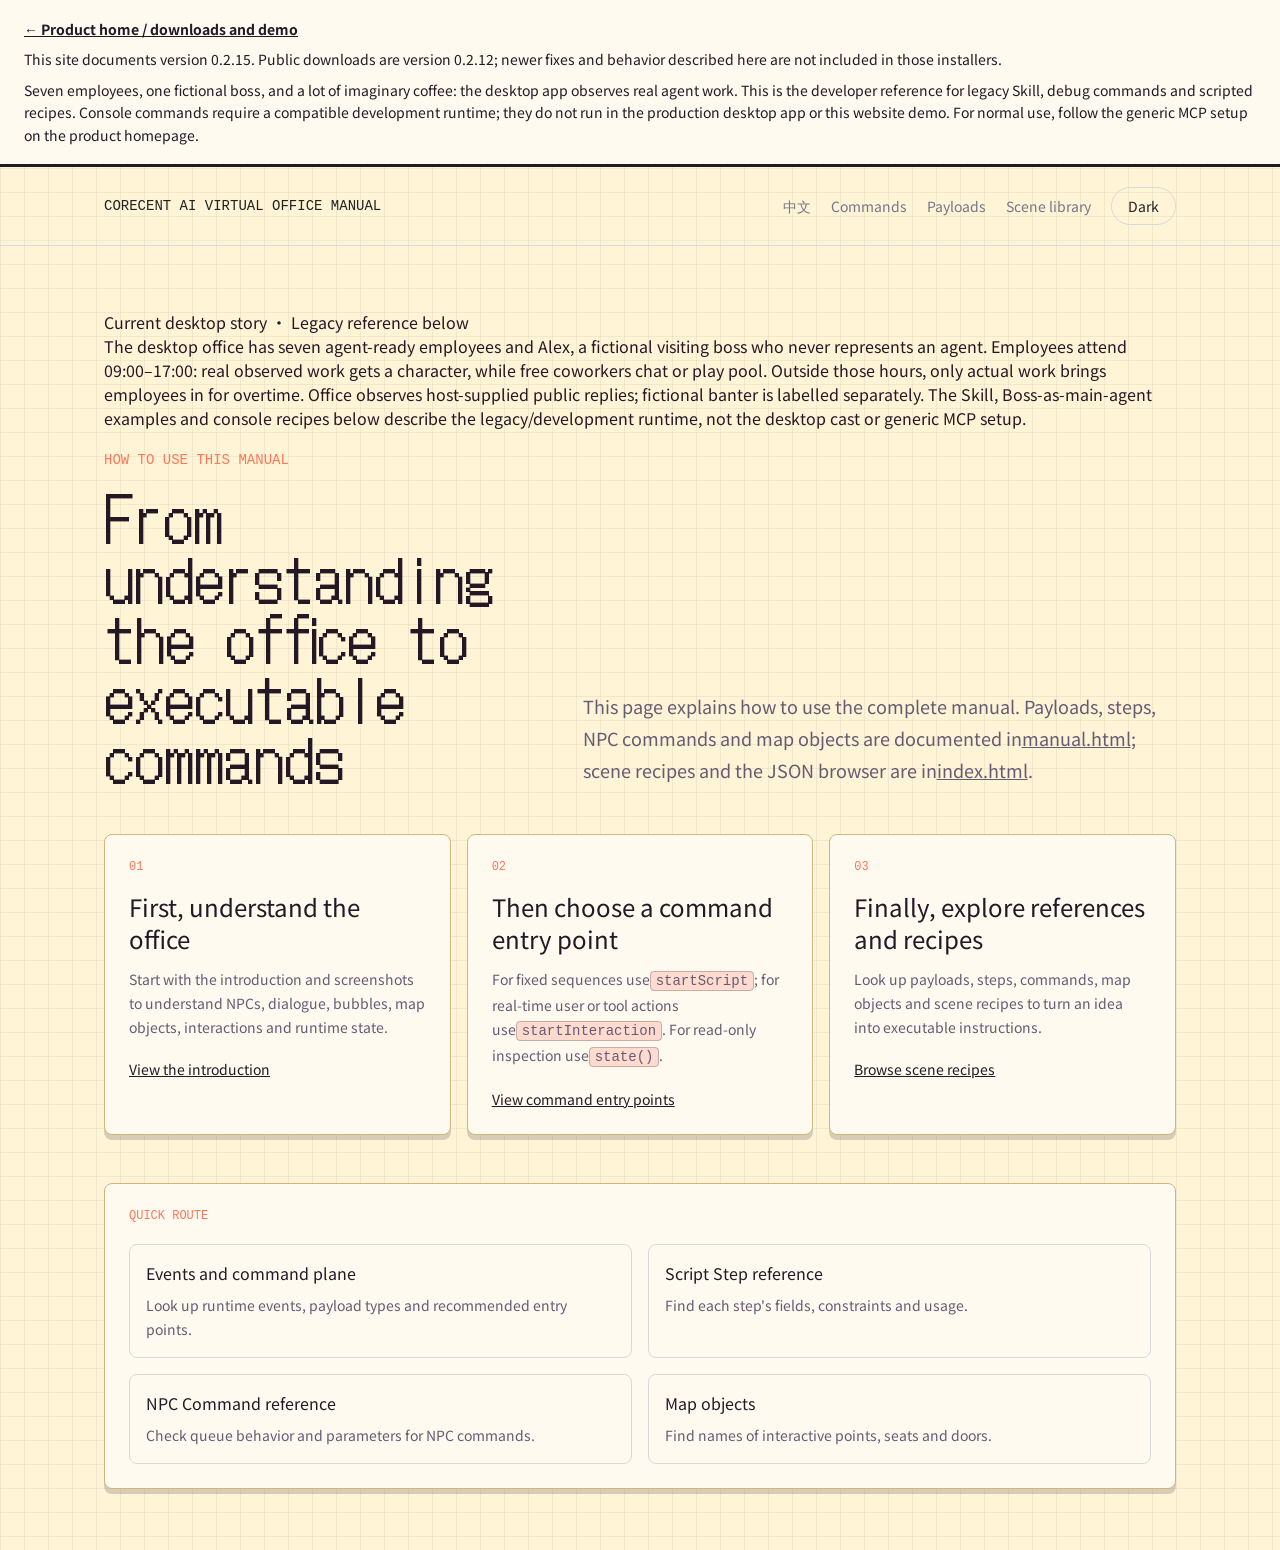
<file: manual/usage.html>
<!doctype html>
<html lang="zh-CN" data-theme="light">
  <head>
    <meta charset="utf-8" />
    <meta name="viewport" content="width=device-width, initial-scale=1" />
    <title>How To Use The Corecent AI Virtual Office Manual</title>
    <link rel="icon" href="data:," />
    <link rel="stylesheet" href="manual-utilities.css">
    <style>
      

      :root {
        --bg: #fff4d6;
        --text: #241825;
        --muted-text: #655b73;
        --line: #d1b67e;
        --surface: #fffaf0;
        --accent: #ff4f38;
        --control-active-bg: #22345a;
        --pixel-border: #241825;
        --grid-line: rgba(36, 24, 37, 0.06);
      }

      :root[data-theme="dark"] {
        --bg: #071829;
        --text: #f8fafc;
        --muted-text: #aab3c2;
        --line: #35506a;
        --surface: #0f2436;
        --accent: #ff6b45;
        --control-active-bg: #1f3650;
        --pixel-border: #ffd166;
        --grid-line: rgba(255, 209, 102, 0.055);
      }

      body {
        background:
          linear-gradient(var(--grid-line) 1px, transparent 1px),
          linear-gradient(90deg, var(--grid-line) 1px, transparent 1px),
          var(--bg);
        background-size: 24px 24px, 24px 24px, auto;
        color: var(--text);
      }

      code {
        background: color-mix(in srgb, var(--accent) 18%, var(--surface));
        border: 1px solid color-mix(in srgb, var(--pixel-border) 24%, transparent);
        border-radius: 4px;
        padding: 1px 5px;
      }

      .muted-text {
        color: var(--muted-text);
      }

      .surface {
        background: var(--surface);
        border: 1px solid var(--line);
        box-shadow: 0 5px 0 color-mix(in srgb, var(--pixel-border) 18%, transparent);
      }
    </style>
  <link rel="stylesheet" href="manual-addon.css"></head>
  <body class="font-body">
    <header class="border-b border-hairline">
      <div class="mx-auto max-w-[1120px] px-6 py-5">
        <nav class="flex flex-wrap items-center justify-between gap-4 text-sm">
          <a href="index.html" class="font-mono uppercase text-ink">Corecent AI Virtual Office Manual</a>
          <div class="flex flex-wrap items-center gap-5 text-slate">
            <a class="hover:text-ink" href="manual.html#runtime-state">命令</a>
            <a class="hover:text-ink" href="manual.html#payloads">Payloads</a>
            <a class="hover:text-ink" href="index.html#examples">场景库</a>
            <button
              id="theme-toggle"
              type="button"
              class="rounded-full border border-hairline px-4 py-2 text-sm text-ink"
              aria-label="Toggle dark mode"
            >
              Dark
            </button>
          </div>
        </nav>
      </div>
    </header>

    <main class="mx-auto max-w-[1120px] px-6 py-16">
      <aside class="mb-5"><h2>当前桌面版故事 · 下方为旧版技术参考</h2><p>桌面办公室有七位可绑定智能体的员工，以及从不代表智能体的虚构来访老板 Alex。员工在 09:00–17:00 上班：观测到的真实工作由员工展示，空闲同事聊天或打台球。工作时间以外，只有真实工作会让员工来加班。Office 观察宿主提供的公开回复，虚构闲聊另有标签。下方的 Skill、Boss 代表主智能体的示例和控制台配方属于旧版或开发运行环境，不是桌面版角色或通用 MCP 设置。</p></aside>
      <section class="grid gap-10 lg:grid-cols-[0.85fr_1.15fr] lg:items-end">
        <div>
          <p class="font-mono text-sm uppercase text-coral">How to use this manual</p>
          <h1 class="mt-4 font-display text-4xl font-normal leading-tight md:text-6xl">
            从项目理解，过渡到可执行命令
          </h1>
        </div>
        <p class="text-lg leading-8 muted-text">
          这页只说明怎么阅读和使用完整 manual。完整 payload、step、NPC command 和地图对象维护在
          <a class="underline" href="manual.html">manual.html</a>；场景配方库和 JSON 浏览器维护在
          <a class="underline" href="index.html#examples">index.html</a>。
        </p>
      </section>

      <section class="mt-12 grid gap-4 lg:grid-cols-3">
        <article class="surface rounded-lg p-6">
          <p class="font-mono text-xs uppercase text-coral">01</p>
          <h2 class="mt-4 text-2xl font-normal">先理解办公室表面</h2>
          <p class="mt-3 text-sm leading-6 muted-text">
            先看首页的项目介绍和截图，理解你将控制什么：NPC、对话、气泡、地图对象、交互配置和运行状态。
          </p>
          <a class="mt-5 inline-block text-sm font-medium underline" href="index.html#project-overview">查看项目介绍</a>
        </article>

        <article class="surface rounded-lg p-6">
          <p class="font-mono text-xs uppercase text-coral">02</p>
          <h2 class="mt-4 text-2xl font-normal">再选择命令入口</h2>
          <p class="mt-3 text-sm leading-6 muted-text">
            固定流程用 <code>startScript</code>；使用者或工具的实时意图用 <code>startInteraction</code>。
            只读排查时使用 <code>state()</code>。
          </p>
          <a class="mt-5 inline-block text-sm font-medium underline" href="manual.html#runtime-state">查看命令入口</a>
        </article>

        <article class="surface rounded-lg p-6">
          <p class="font-mono text-xs uppercase text-coral">03</p>
          <h2 class="mt-4 text-2xl font-normal">最后查字典和配方</h2>
          <p class="mt-3 text-sm leading-6 muted-text">
            payload、step、command、地图对象和场景配方，是把想法变成可执行指令的查询区。
          </p>
          <a class="mt-5 inline-block text-sm font-medium underline" href="index.html#examples">查看场景库</a>
        </article>
      </section>

      <section class="surface mt-12 rounded-lg p-6">
        <p class="font-mono text-xs uppercase text-coral">Quick route</p>
        <div class="mt-5 grid gap-4 md:grid-cols-2">
          <a class="rounded-lg border border-hairline p-4 hover:bg-stone" href="manual.html#api">
            <span class="font-medium">事件和 command plane</span>
            <span class="mt-2 block text-sm leading-6 muted-text">查看 runtime event、payload 类型和推荐调用入口。</span>
          </a>
          <a class="rounded-lg border border-hairline p-4 hover:bg-stone" href="manual.html#steps">
            <span class="font-medium">Script Step 字典</span>
            <span class="mt-2 block text-sm leading-6 muted-text">查每一种 step 的字段、约束和使用方式。</span>
          </a>
          <a class="rounded-lg border border-hairline p-4 hover:bg-stone" href="manual.html#npc-commands">
            <span class="font-medium">NPC Command 字典</span>
            <span class="mt-2 block text-sm leading-6 muted-text">查底层 NPC command 的队列语义和参数。</span>
          </a>
          <a class="rounded-lg border border-hairline p-4 hover:bg-stone" href="manual.html#map-content">
            <span class="font-medium">地图对象</span>
            <span class="mt-2 block text-sm leading-6 muted-text">查可交互点、座位和门的对象名。</span>
          </a>
        </div>
      </section>
    </main>

    <script>
      const button = document.getElementById("theme-toggle");
      const saved = localStorage.getItem("office-manual-theme");
      const theme = saved === "dark" ? "dark" : "light";
      document.documentElement.dataset.theme = theme;
      button.textContent = theme === "dark" ? "Light" : "Dark";
      button.addEventListener("click", () => {
        const next = document.documentElement.dataset.theme === "dark" ? "light" : "dark";
        document.documentElement.dataset.theme = next;
        localStorage.setItem("office-manual-theme", next);
        button.textContent = next === "dark" ? "Light" : "Dark";
      });
    </script>
  <script src="manual-addon.js"></script></body>
</html>
</file>
<file: site.css>
@font-face{font-family:DotGothic16;src:url('media/dotgothic16-400.ttf') format('truetype');font-display:swap}@font-face{font-family:Noto;src:url('media/noto-sans-sc-400.ttf') format('truetype');font-weight:400;font-display:swap}@font-face{font-family:Noto;src:url('media/noto-sans-sc-700.ttf') format('truetype');font-weight:700;font-display:swap}
:root{--bg:#fff4d6;--paper:#fffaf0;--ink:#241825;--muted:#655b73;--line:#d1b67e;--coral:#ff4f38;--navy:#22345a;--gold:#ffe178;--grid:rgba(36,24,37,.06);--shadow:#241825;--border:#241825;--soft:#ffedb7;--link:#1764d8;color-scheme:light}
:root[data-theme=dark]{--bg:#071829;--paper:#0f2436;--ink:#f8fafc;--muted:#aab3c2;--line:#35506a;--coral:#ff6b45;--navy:#1f3650;--gold:#ffd166;--grid:rgba(255,209,102,.055);--shadow:#030712;--border:#ffd166;--soft:#173452;--link:#90c4ff;color-scheme:dark}
*{box-sizing:border-box}html{scroll-behavior:smooth;scroll-padding-top:24px}body{margin:0;background:linear-gradient(var(--grid) 1px,transparent 1px),linear-gradient(90deg,var(--grid) 1px,transparent 1px),var(--bg);background-size:24px 24px;color:var(--ink);font:15px/1.75 Noto,Arial,sans-serif}body:before{content:"";display:block;height:10px;background:repeating-linear-gradient(90deg,var(--coral) 0 12px,var(--navy) 12px 24px)}a{color:var(--link);text-underline-offset:4px}button,a{touch-action:manipulation}button{font:inherit;cursor:pointer;background:var(--paper);color:var(--ink);border:1px solid var(--line);border-radius:6px;padding:8px 16px;min-height:44px}button:hover{background:var(--soft)}a:focus-visible,button:focus-visible,summary:focus-visible{outline:3px solid var(--coral);outline-offset:5px}[hidden]{display:none!important}img{max-width:100%;height:auto}h1,h2,h3{font-family:DotGothic16,Noto,sans-serif;font-weight:400;line-height:1.2;margin:0}p{margin:14px 0}h2{font-size:38px}h3{font-size:24px}.site-header{border-bottom:1px solid var(--line)}nav,main,footer{max-width:1360px;margin:auto}nav{display:flex;align-items:center;justify-content:space-between;padding:24px 48px;gap:20px}nav>div{display:flex;align-items:center;gap:28px}nav a{font:12px ui-monospace,monospace;text-decoration:none;color:var(--ink)}.wordmark{font:17px DotGothic16,sans-serif!important;text-decoration:none;letter-spacing:.5px;color:var(--ink)}.wordmark span{background:var(--coral);color:#241825;padding:3px 7px;margin-left:5px}main{padding:0 48px}.hero{display:grid;grid-template-columns:.9fr 1.15fr;align-items:center;gap:48px;padding:76px 0 64px}.eyebrow,.number,.frame-label,.badge,.caption{font:11px/1.5 ui-monospace,SFMono-Regular,monospace;letter-spacing:1px}.eyebrow{text-transform:uppercase;margin:0 0 18px}.status-dot{display:inline-block;width:8px;height:8px;background:var(--coral);margin-right:8px;box-shadow:2px 2px 0 var(--border)}h1{font-size:clamp(42px,4.5vw,64px);letter-spacing:-2px}.lead{font-size:21px;color:var(--ink)!important}.hero-copy>p:not(.eyebrow){color:var(--muted)}.actions{display:flex;align-items:center;flex-wrap:wrap;gap:20px;margin-top:30px}.button{display:inline-flex;align-items:center;justify-content:center;text-decoration:none;border:2px solid var(--border);border-radius:6px;padding:12px 18px;font:700 13px Noto,sans-serif;min-height:48px;box-shadow:4px 4px 0 var(--shadow)}.primary{background:var(--coral);color:#241825}.primary:hover{background:var(--gold)}.text-link{font-size:13px;font-weight:700}.caption{margin-top:20px!important;letter-spacing:0}.hero-art{margin:0;border:2px solid var(--border);background:var(--paper);box-shadow:8px 8px 0 var(--shadow);transform:rotate(1deg)}.frame-label{display:flex;justify-content:space-between;gap:12px;padding:10px 14px;background:var(--navy);color:#fff;border-bottom:2px solid var(--border);font-size:10px}.hero-art img{display:block;width:100%}.hero-art figcaption{padding:14px 18px;font-size:11px;color:var(--muted)}.benefits{display:grid;grid-template-columns:repeat(3,1fr);gap:28px;padding:32px 0 60px;border-top:2px dashed var(--line)}.benefits article{padding-right:20px}.number{color:var(--muted)}.benefits h2{font-size:24px;margin-top:16px}.benefits p{font-size:13px;color:var(--muted)}.section-heading{display:flex;justify-content:space-between;gap:24px;align-items:center}.badge{display:inline-block;align-self:center;background:var(--gold);border:1px solid var(--border);padding:6px 10px;color:#241825;font-size:10px;letter-spacing:.4px}.playground{padding:42px 0 72px}.playground>p{max-width:850px;color:var(--muted);font-size:14px}.demo-frame{margin-top:28px;padding:12px;border:2px solid var(--border);border-radius:8px;box-shadow:8px 8px 0 var(--shadow);background:repeating-linear-gradient(135deg,var(--coral) 0 6px,var(--navy) 6px 12px)}.demo-frame>.frame-label{border:2px solid var(--border)}#demo-stage{border:2px solid var(--border);border-top:0;background:var(--paper)}.demo-poster{display:grid;grid-template-columns:1.15fr 1fr;align-items:center;gap:36px;padding:32px}.demo-poster img{image-rendering:pixelated;border:2px solid var(--line);width:100%}.demo-poster h3{font-size:32px;margin-top:20px}.demo-poster p{font-size:13px;color:var(--muted)}#demo-stage iframe{display:block;width:100%;height:780px;border:0;background:var(--paper)}.demo-caption{background:var(--paper);display:flex;align-items:center;justify-content:space-between;gap:16px;padding:12px 16px;border:2px solid var(--border);border-top:0}.demo-caption p{font-size:11px;margin:0;color:var(--muted)}.use-section{padding:32px 0 64px}.coffee{width:94px;image-rendering:pixelated}.steps{list-style:none;padding:0;display:grid;grid-template-columns:repeat(3,1fr);gap:24px;margin:32px 0}.steps li{background:var(--paper);border:2px solid var(--border);box-shadow:4px 4px 0 var(--shadow);border-radius:8px;padding:24px}.step{display:inline-grid;place-items:center;width:32px;height:32px;background:var(--gold);color:#241825;border:2px solid var(--border);font:18px DotGothic16,sans-serif;margin-bottom:20px}.steps h3{font-size:23px}.steps p{font-size:13px;color:var(--muted)}code{font:12px ui-monospace,monospace}.availability{background:var(--soft);border:2px dashed var(--line);padding:28px;display:grid;grid-template-columns:1.2fr 1fr;gap:40px}.availability p{font-size:13px;color:var(--muted)}.availability details{align-self:start}.availability summary{font-size:13px}.availability h3{font-size:25px}pre{padding:18px;background:#111026;color:#f8fafc;overflow:auto;border-radius:4px}.honest{display:grid;grid-template-columns:170px 1fr;gap:48px;padding:48px;margin:24px 0 64px;border-top:2px solid var(--border);border-bottom:2px solid var(--border);background:var(--paper)}.honest>img{align-self:center;image-rendering:pixelated}.honest h2{font-size:32px}.honest p{font-size:14px;color:var(--muted)}.faq{max-width:850px;margin:0 auto 80px}.faq h2{margin-bottom:28px}details{border-top:1px solid var(--line);padding:18px 0}summary{cursor:pointer;font-weight:700;min-height:28px}details p{color:var(--muted);font-size:14px}.availability details{border:0;padding:0}footer{padding:28px 48px 42px;border-top:2px solid var(--border);display:flex;align-items:center;justify-content:space-between;gap:24px}footer p,footer a{font-size:11px}.skip{position:absolute;left:16px;top:-100px;z-index:10;background:var(--paper);padding:12px}.skip:focus{top:16px}
@media(max-width:1000px){.hero{gap:28px;grid-template-columns:1fr 1fr}.hero-art{transform:none}main{padding:0 28px}nav,footer{padding-left:28px;padding-right:28px}.actions{gap:14px}.demo-poster{gap:24px;padding:24px}.steps{gap:16px}.steps li{padding:20px}#demo-stage iframe{height:660px}}
@media(max-width:700px){nav{flex-wrap:wrap;padding:20px}nav>div{width:100%;justify-content:space-between;gap:14px}main{padding:0 20px}.hero{grid-template-columns:1fr;padding:40px 0;gap:32px}h1{font-size:48px}.hero-copy>p{max-width:520px}.hero-art{box-shadow:5px 5px 0 var(--shadow)}.benefits{grid-template-columns:1fr;gap:24px;padding-bottom:24px}.benefits article{padding:0}.benefits h2{margin-top:8px}.benefits p{margin-bottom:0}.section-heading{align-items:start;flex-direction:column;gap:12px}h2{font-size:32px}.playground{padding-top:32px}.demo-frame{padding:7px;box-shadow:5px 5px 0 var(--shadow)}.demo-poster{grid-template-columns:1fr;padding:20px;gap:24px}.demo-poster img{max-height:220px;object-fit:contain}.demo-poster h3{font-size:28px}.demo-caption{align-items:start}.demo-caption button{padding:8px;flex-shrink:0}#demo-stage iframe{height:530px}.steps,.availability{grid-template-columns:1fr}.availability{gap:24px;padding:24px}.coffee{display:none}.honest{grid-template-columns:1fr;padding:28px;gap:20px}.honest>img{width:90px}.honest h2{font-size:28px}footer{align-items:start;flex-direction:column;padding:24px 20px;gap:12px}footer p{margin:0}}
@media(prefers-reduced-motion:reduce){html{scroll-behavior:auto}.hero-art{transform:none}}

.download-links{display:grid;gap:12px;margin:20px 0}.download-links a{width:fit-content}

.technical{padding:70px 0;border-top:2px solid var(--ink)}.recorded-scene{margin:35px 0 0;padding:20px;border:2px solid var(--ink);background:var(--paper)}.recorded-scene img{display:block;width:100%;max-width:760px;height:auto;margin:15px auto;image-rendering:pixelated}.recorded-scene button{font:inherit;padding:10px 16px;border:2px solid var(--ink);background:var(--paper);color:var(--ink);cursor:pointer}.site-header nav>div{flex-wrap:wrap}

#release-notice.availability{display:block;margin-top:24px}
</file>
<file: manual/manual-addon.css>
@font-face{font-family:DotGothic16;src:url('../media/dotgothic16-400.ttf') format('truetype');font-display:swap}@font-face{font-family:'Noto Sans SC';src:url('../media/noto-sans-sc-400.ttf') format('truetype');font-weight:400;font-display:swap}@font-face{font-family:'Noto Sans SC';src:url('../media/noto-sans-sc-700.ttf') format('truetype');font-weight:700;font-display:swap}
:root[data-theme="dark"] header nav a,:root[data-theme="dark"] header nav button{color:var(--text)}
.manual-site-note{padding:18px 24px;background:var(--surface);border-bottom:3px solid var(--pixel-border);color:var(--text);font:14px/1.6 'Noto Sans SC',sans-serif}.manual-site-note a{font-weight:700;text-decoration:underline}.manual-site-note p{margin:8px 0 0}[hidden]{display:none!important}@media(prefers-reduced-motion:reduce){*,*::before,*::after{animation:none!important;transition:none!important;scroll-behavior:auto!important}}
</file>
<file: manual/manual-utilities.css>
/* Frozen Tailwind utility output from the three authored docs/manual pages.
   Captured 2026-10-07 after rendering both languages/themes and all scene recipes.
   Source: https://cdn.tailwindcss.com ; Tailwind MIT notice in licenses/tailwind-MIT.txt.
   Regenerate from isolated rendered pages when their utility classes change; no runtime CDN. */
*, ::before, ::after{--tw-border-spacing-x:0;--tw-border-spacing-y:0;--tw-translate-x:0;--tw-translate-y:0;--tw-rotate:0;--tw-skew-x:0;--tw-skew-y:0;--tw-scale-x:1;--tw-scale-y:1;--tw-pan-x: ;--tw-pan-y: ;--tw-pinch-zoom: ;--tw-scroll-snap-strictness:proximity;--tw-gradient-from-position: ;--tw-gradient-via-position: ;--tw-gradient-to-position: ;--tw-ordinal: ;--tw-slashed-zero: ;--tw-numeric-figure: ;--tw-numeric-spacing: ;--tw-numeric-fraction: ;--tw-ring-inset: ;--tw-ring-offset-width:0px;--tw-ring-offset-color:#fff;--tw-ring-color:rgb(59 130 246 / 0.5);--tw-ring-offset-shadow:0 0 #0000;--tw-ring-shadow:0 0 #0000;--tw-shadow:0 0 #0000;--tw-shadow-colored:0 0 #0000;--tw-blur: ;--tw-brightness: ;--tw-contrast: ;--tw-grayscale: ;--tw-hue-rotate: ;--tw-invert: ;--tw-saturate: ;--tw-sepia: ;--tw-drop-shadow: ;--tw-backdrop-blur: ;--tw-backdrop-brightness: ;--tw-backdrop-contrast: ;--tw-backdrop-grayscale: ;--tw-backdrop-hue-rotate: ;--tw-backdrop-invert: ;--tw-backdrop-opacity: ;--tw-backdrop-saturate: ;--tw-backdrop-sepia: ;--tw-contain-size: ;--tw-contain-layout: ;--tw-contain-paint: ;--tw-contain-style: }::backdrop{--tw-border-spacing-x:0;--tw-border-spacing-y:0;--tw-translate-x:0;--tw-translate-y:0;--tw-rotate:0;--tw-skew-x:0;--tw-skew-y:0;--tw-scale-x:1;--tw-scale-y:1;--tw-pan-x: ;--tw-pan-y: ;--tw-pinch-zoom: ;--tw-scroll-snap-strictness:proximity;--tw-gradient-from-position: ;--tw-gradient-via-position: ;--tw-gradient-to-position: ;--tw-ordinal: ;--tw-slashed-zero: ;--tw-numeric-figure: ;--tw-numeric-spacing: ;--tw-numeric-fraction: ;--tw-ring-inset: ;--tw-ring-offset-width:0px;--tw-ring-offset-color:#fff;--tw-ring-color:rgb(59 130 246 / 0.5);--tw-ring-offset-shadow:0 0 #0000;--tw-ring-shadow:0 0 #0000;--tw-shadow:0 0 #0000;--tw-shadow-colored:0 0 #0000;--tw-blur: ;--tw-brightness: ;--tw-contrast: ;--tw-grayscale: ;--tw-hue-rotate: ;--tw-invert: ;--tw-saturate: ;--tw-sepia: ;--tw-drop-shadow: ;--tw-backdrop-blur: ;--tw-backdrop-brightness: ;--tw-backdrop-contrast: ;--tw-backdrop-grayscale: ;--tw-backdrop-hue-rotate: ;--tw-backdrop-invert: ;--tw-backdrop-opacity: ;--tw-backdrop-saturate: ;--tw-backdrop-sepia: ;--tw-contain-size: ;--tw-contain-layout: ;--tw-contain-paint: ;--tw-contain-style: }/* ! tailwindcss v3.4.17 | MIT License | https://tailwindcss.com */*,::after,::before{box-sizing:border-box;border-width:0;border-style:solid;border-color:#e5e7eb}::after,::before{--tw-content:''}:host,html{line-height:1.5;-webkit-text-size-adjust:100%;-moz-tab-size:4;tab-size:4;font-family:ui-sans-serif, system-ui, sans-serif, "Apple Color Emoji", "Segoe UI Emoji", "Segoe UI Symbol", "Noto Color Emoji";font-feature-settings:normal;font-variation-settings:normal;-webkit-tap-highlight-color:transparent}body{margin:0;line-height:inherit}hr{height:0;color:inherit;border-top-width:1px}abbr:where([title]){-webkit-text-decoration:underline dotted;text-decoration:underline dotted}h1,h2,h3,h4,h5,h6{font-size:inherit;font-weight:inherit}a{color:inherit;text-decoration:inherit}b,strong{font-weight:bolder}code,kbd,pre,samp{font-family:ui-monospace, SFMono-Regular, Consolas, monospace;font-feature-settings:normal;font-variation-settings:normal;font-size:1em}small{font-size:80%}sub,sup{font-size:75%;line-height:0;position:relative;vertical-align:baseline}sub{bottom:-.25em}sup{top:-.5em}table{text-indent:0;border-color:inherit;border-collapse:collapse}button,input,optgroup,select,textarea{font-family:inherit;font-feature-settings:inherit;font-variation-settings:inherit;font-size:100%;font-weight:inherit;line-height:inherit;letter-spacing:inherit;color:inherit;margin:0;padding:0}button,select{text-transform:none}button,input:where([type=button]),input:where([type=reset]),input:where([type=submit]){-webkit-appearance:button;background-color:transparent;background-image:none}:-moz-focusring{outline:auto}:-moz-ui-invalid{box-shadow:none}progress{vertical-align:baseline}::-webkit-inner-spin-button,::-webkit-outer-spin-button{height:auto}[type=search]{-webkit-appearance:textfield;outline-offset:-2px}::-webkit-search-decoration{-webkit-appearance:none}::-webkit-file-upload-button{-webkit-appearance:button;font:inherit}summary{display:list-item}blockquote,dd,dl,figure,h1,h2,h3,h4,h5,h6,hr,p,pre{margin:0}fieldset{margin:0;padding:0}legend{padding:0}menu,ol,ul{list-style:none;margin:0;padding:0}dialog{padding:0}textarea{resize:vertical}input::placeholder,textarea::placeholder{opacity:1;color:#9ca3af}[role=button],button{cursor:pointer}:disabled{cursor:default}audio,canvas,embed,iframe,img,object,svg,video{display:block;vertical-align:middle}img,video{max-width:100%;height:auto}[hidden]:where(:not([hidden=until-found])){display:none}.mx-auto{margin-left:auto;margin-right:auto}.mb-5{margin-bottom:1.25rem}.mt-1{margin-top:0.25rem}.mt-12{margin-top:3rem}.mt-2{margin-top:0.5rem}.mt-20{margin-top:5rem}.mt-3{margin-top:0.75rem}.mt-4{margin-top:1rem}.mt-6{margin-top:1.5rem}.mt-7{margin-top:1.75rem}.mt-8{margin-top:2rem}.mt-9{margin-top:2.25rem}.block{display:block}.inline-block{display:inline-block}.flex{display:flex}.grid{display:grid}.w-full{width:100%}.max-w-\[1360px\]{max-width:1360px}.max-w-\[520px\]{max-width:520px}.max-w-\[560px\]{max-width:560px}.max-w-\[760px\]{max-width:760px}.max-w-\[820px\]{max-width:820px}.max-w-\[900px\]{max-width:900px}.max-w-\[920px\]{max-width:920px}.flex-wrap{flex-wrap:wrap}.content-start{align-content:flex-start}.items-start{align-items:flex-start}.items-center{align-items:center}.justify-between{justify-content:space-between}.gap-10{gap:2.5rem}.gap-14{gap:3.5rem}.gap-2{gap:0.5rem}.gap-3{gap:0.75rem}.gap-4{gap:1rem}.gap-5{gap:1.25rem}.gap-6{gap:1.5rem}.gap-8{gap:2rem}.overflow-hidden{overflow:hidden}.overflow-x-auto{overflow-x:auto}.rounded-full{border-radius:9999px}.rounded-lg{border-radius:0.5rem}.rounded-none{border-radius:0px}.border{border-width:1px}.border-0{border-width:0px}.border-b{border-bottom-width:1px}.border-t{border-top-width:1px}.border-hairline{--tw-border-opacity:1;border-color:rgb(217 217 221 / var(--tw-border-opacity, 1))}.bg-ink{--tw-bg-opacity:1;background-color:rgb(33 33 33 / var(--tw-bg-opacity, 1))}.bg-stone{--tw-bg-opacity:1;background-color:rgb(238 236 231 / var(--tw-bg-opacity, 1))}.p-4{padding:1rem}.p-5{padding:1.25rem}.p-6{padding:1.5rem}.px-4{padding-left:1rem;padding-right:1rem}.px-5{padding-left:1.25rem;padding-right:1.25rem}.px-6{padding-left:1.5rem;padding-right:1.5rem}.py-10{padding-top:2.5rem;padding-bottom:2.5rem}.py-16{padding-top:4rem;padding-bottom:4rem}.py-2{padding-top:0.5rem;padding-bottom:0.5rem}.py-3{padding-top:0.75rem;padding-bottom:0.75rem}.py-4{padding-top:1rem;padding-bottom:1rem}.py-5{padding-top:1.25rem;padding-bottom:1.25rem}.px-3{padding-left:0.75rem;padding-right:0.75rem}.py-1{padding-top:0.25rem;padding-bottom:0.25rem}.px-2{padding-left:0.5rem;padding-right:0.5rem}.py-0\.5{padding-top:0.125rem;padding-bottom:0.125rem}.text-left{text-align:left}.font-body{font-family:Noto Sans SC, Inter, Arial, ui-sans-serif, system-ui}.font-display{font-family:DotGothic16, Noto Sans SC, ui-sans-serif, system-ui}.font-mono{font-family:ui-monospace, SFMono-Regular, Consolas, monospace}.text-2xl{font-size:1.5rem;line-height:2rem}.text-3xl{font-size:1.875rem;line-height:2.25rem}.text-4xl{font-size:2.25rem;line-height:2.5rem}.text-5xl{font-size:3rem;line-height:1}.text-lg{font-size:1.125rem;line-height:1.75rem}.text-sm{font-size:0.875rem;line-height:1.25rem}.text-xl{font-size:1.25rem;line-height:1.75rem}.text-xs{font-size:0.75rem;line-height:1rem}.font-medium{font-weight:500}.font-normal{font-weight:400}.uppercase{text-transform:uppercase}.leading-6{line-height:1.5rem}.leading-7{line-height:1.75rem}.leading-\[1\.04\]{line-height:1.04}.leading-tight{line-height:1.25}.text-coral{--tw-text-opacity:1;color:rgb(255 119 89 / var(--tw-text-opacity, 1))}.text-ink{--tw-text-opacity:1;color:rgb(33 33 33 / var(--tw-text-opacity, 1))}.text-slate{--tw-text-opacity:1;color:rgb(117 117 138 / var(--tw-text-opacity, 1))}.text-white{--tw-text-opacity:1;color:rgb(255 255 255 / var(--tw-text-opacity, 1))}.no-underline{-webkit-text-decoration-line:none;text-decoration-line:none}.hover\:text-ink:hover{--tw-text-opacity:1;color:rgb(33 33 33 / var(--tw-text-opacity, 1))}@media (min-width: 768px){.md\:grid-cols-2{grid-template-columns:repeat(2, minmax(0, 1fr))}.md\:grid-cols-3{grid-template-columns:repeat(3, minmax(0, 1fr))}.md\:text-5xl{font-size:3rem;line-height:1}}@media (min-width: 1024px){.lg\:max-w-\[520px\]{max-width:520px}.lg\:grid-cols-3{grid-template-columns:repeat(3, minmax(0, 1fr))}.lg\:grid-cols-\[0\.85fr_1\.15fr\]{grid-template-columns:0.85fr 1.15fr}.lg\:grid-cols-\[0\.88fr_1\.12fr\]{grid-template-columns:0.88fr 1.12fr}.lg\:grid-cols-\[0\.95fr_1\.05fr\]{grid-template-columns:0.95fr 1.05fr}.lg\:grid-cols-\[0\.9fr_1\.1fr\]{grid-template-columns:0.9fr 1.1fr}.lg\:grid-cols-\[1\.1fr_0\.9fr\]{grid-template-columns:1.1fr 0.9fr}.lg\:grid-cols-\[1fr_1fr\]{grid-template-columns:1fr 1fr}.lg\:items-start{align-items:flex-start}.lg\:items-center{align-items:center}.lg\:justify-self-end{justify-self:end}.lg\:px-10{padding-left:2.5rem;padding-right:2.5rem}}@media (min-width: 1280px){.xl\:grid-cols-1{grid-template-columns:repeat(1, minmax(0, 1fr))}.xl\:grid-cols-4{grid-template-columns:repeat(4, minmax(0, 1fr))}.xl\:grid-cols-\[0\.8fr_1\.2fr\]{grid-template-columns:0.8fr 1.2fr}.xl\:text-6xl{font-size:3.75rem;line-height:1}}
*, ::before, ::after{--tw-border-spacing-x:0;--tw-border-spacing-y:0;--tw-translate-x:0;--tw-translate-y:0;--tw-rotate:0;--tw-skew-x:0;--tw-skew-y:0;--tw-scale-x:1;--tw-scale-y:1;--tw-pan-x: ;--tw-pan-y: ;--tw-pinch-zoom: ;--tw-scroll-snap-strictness:proximity;--tw-gradient-from-position: ;--tw-gradient-via-position: ;--tw-gradient-to-position: ;--tw-ordinal: ;--tw-slashed-zero: ;--tw-numeric-figure: ;--tw-numeric-spacing: ;--tw-numeric-fraction: ;--tw-ring-inset: ;--tw-ring-offset-width:0px;--tw-ring-offset-color:#fff;--tw-ring-color:rgb(59 130 246 / 0.5);--tw-ring-offset-shadow:0 0 #0000;--tw-ring-shadow:0 0 #0000;--tw-shadow:0 0 #0000;--tw-shadow-colored:0 0 #0000;--tw-blur: ;--tw-brightness: ;--tw-contrast: ;--tw-grayscale: ;--tw-hue-rotate: ;--tw-invert: ;--tw-saturate: ;--tw-sepia: ;--tw-drop-shadow: ;--tw-backdrop-blur: ;--tw-backdrop-brightness: ;--tw-backdrop-contrast: ;--tw-backdrop-grayscale: ;--tw-backdrop-hue-rotate: ;--tw-backdrop-invert: ;--tw-backdrop-opacity: ;--tw-backdrop-saturate: ;--tw-backdrop-sepia: ;--tw-contain-size: ;--tw-contain-layout: ;--tw-contain-paint: ;--tw-contain-style: }::backdrop{--tw-border-spacing-x:0;--tw-border-spacing-y:0;--tw-translate-x:0;--tw-translate-y:0;--tw-rotate:0;--tw-skew-x:0;--tw-skew-y:0;--tw-scale-x:1;--tw-scale-y:1;--tw-pan-x: ;--tw-pan-y: ;--tw-pinch-zoom: ;--tw-scroll-snap-strictness:proximity;--tw-gradient-from-position: ;--tw-gradient-via-position: ;--tw-gradient-to-position: ;--tw-ordinal: ;--tw-slashed-zero: ;--tw-numeric-figure: ;--tw-numeric-spacing: ;--tw-numeric-fraction: ;--tw-ring-inset: ;--tw-ring-offset-width:0px;--tw-ring-offset-color:#fff;--tw-ring-color:rgb(59 130 246 / 0.5);--tw-ring-offset-shadow:0 0 #0000;--tw-ring-shadow:0 0 #0000;--tw-shadow:0 0 #0000;--tw-shadow-colored:0 0 #0000;--tw-blur: ;--tw-brightness: ;--tw-contrast: ;--tw-grayscale: ;--tw-hue-rotate: ;--tw-invert: ;--tw-saturate: ;--tw-sepia: ;--tw-drop-shadow: ;--tw-backdrop-blur: ;--tw-backdrop-brightness: ;--tw-backdrop-contrast: ;--tw-backdrop-grayscale: ;--tw-backdrop-hue-rotate: ;--tw-backdrop-invert: ;--tw-backdrop-opacity: ;--tw-backdrop-saturate: ;--tw-backdrop-sepia: ;--tw-contain-size: ;--tw-contain-layout: ;--tw-contain-paint: ;--tw-contain-style: }/* ! tailwindcss v3.4.17 | MIT License | https://tailwindcss.com */*,::after,::before{box-sizing:border-box;border-width:0;border-style:solid;border-color:#e5e7eb}::after,::before{--tw-content:''}:host,html{line-height:1.5;-webkit-text-size-adjust:100%;-moz-tab-size:4;tab-size:4;font-family:ui-sans-serif, system-ui, sans-serif, "Apple Color Emoji", "Segoe UI Emoji", "Segoe UI Symbol", "Noto Color Emoji";font-feature-settings:normal;font-variation-settings:normal;-webkit-tap-highlight-color:transparent}body{margin:0;line-height:inherit}hr{height:0;color:inherit;border-top-width:1px}abbr:where([title]){-webkit-text-decoration:underline dotted;text-decoration:underline dotted}h1,h2,h3,h4,h5,h6{font-size:inherit;font-weight:inherit}a{color:inherit;text-decoration:inherit}b,strong{font-weight:bolder}code,kbd,pre,samp{font-family:ui-monospace, SFMono-Regular, Consolas, monospace;font-feature-settings:normal;font-variation-settings:normal;font-size:1em}small{font-size:80%}sub,sup{font-size:75%;line-height:0;position:relative;vertical-align:baseline}sub{bottom:-.25em}sup{top:-.5em}table{text-indent:0;border-color:inherit;border-collapse:collapse}button,input,optgroup,select,textarea{font-family:inherit;font-feature-settings:inherit;font-variation-settings:inherit;font-size:100%;font-weight:inherit;line-height:inherit;letter-spacing:inherit;color:inherit;margin:0;padding:0}button,select{text-transform:none}button,input:where([type=button]),input:where([type=reset]),input:where([type=submit]){-webkit-appearance:button;background-color:transparent;background-image:none}:-moz-focusring{outline:auto}:-moz-ui-invalid{box-shadow:none}progress{vertical-align:baseline}::-webkit-inner-spin-button,::-webkit-outer-spin-button{height:auto}[type=search]{-webkit-appearance:textfield;outline-offset:-2px}::-webkit-search-decoration{-webkit-appearance:none}::-webkit-file-upload-button{-webkit-appearance:button;font:inherit}summary{display:list-item}blockquote,dd,dl,figure,h1,h2,h3,h4,h5,h6,hr,p,pre{margin:0}fieldset{margin:0;padding:0}legend{padding:0}menu,ol,ul{list-style:none;margin:0;padding:0}dialog{padding:0}textarea{resize:vertical}input::placeholder,textarea::placeholder{opacity:1;color:#9ca3af}[role=button],button{cursor:pointer}:disabled{cursor:default}audio,canvas,embed,iframe,img,object,svg,video{display:block;vertical-align:middle}img,video{max-width:100%;height:auto}[hidden]:where(:not([hidden=until-found])){display:none}.mx-auto{margin-left:auto;margin-right:auto}.mb-4{margin-bottom:1rem}.mb-5{margin-bottom:1.25rem}.mt-1{margin-top:0.25rem}.mt-2{margin-top:0.5rem}.mt-20{margin-top:5rem}.mt-3{margin-top:0.75rem}.mt-4{margin-top:1rem}.mt-6{margin-top:1.5rem}.mt-7{margin-top:1.75rem}.mt-8{margin-top:2rem}.mt-9{margin-top:2.25rem}.block{display:block}.flex{display:flex}.grid{display:grid}.w-full{width:100%}.max-w-\[1360px\]{max-width:1360px}.max-w-\[680px\]{max-width:680px}.max-w-\[760px\]{max-width:760px}.max-w-\[820px\]{max-width:820px}.max-w-\[900px\]{max-width:900px}.max-w-\[920px\]{max-width:920px}.max-w-\[940px\]{max-width:940px}.flex-wrap{flex-wrap:wrap}.items-end{align-items:flex-end}.items-center{align-items:center}.justify-between{justify-content:space-between}.gap-10{gap:2.5rem}.gap-3{gap:0.75rem}.gap-4{gap:1rem}.gap-5{gap:1.25rem}.gap-6{gap:1.5rem}.gap-2{gap:0.5rem}.overflow-hidden{overflow:hidden}.overflow-x-auto{overflow-x:auto}.rounded-full{border-radius:9999px}.rounded-lg{border-radius:0.5rem}.rounded-none{border-radius:0px}.rounded-2xl{border-radius:1rem}.rounded-xl{border-radius:0.75rem}.border{border-width:1px}.border-0{border-width:0px}.border-b{border-bottom-width:1px}.border-t{border-top-width:1px}.border-hairline{--tw-border-opacity:1;border-color:rgb(217 217 221 / var(--tw-border-opacity, 1))}.bg-ink{--tw-bg-opacity:1;background-color:rgb(33 33 33 / var(--tw-bg-opacity, 1))}.bg-stone{--tw-bg-opacity:1;background-color:rgb(238 236 231 / var(--tw-bg-opacity, 1))}.p-5{padding:1.25rem}.p-3{padding:0.75rem}.p-4{padding:1rem}.px-4{padding-left:1rem;padding-right:1rem}.px-5{padding-left:1.25rem;padding-right:1.25rem}.px-6{padding-left:1.5rem;padding-right:1.5rem}.py-10{padding-top:2.5rem;padding-bottom:2.5rem}.py-16{padding-top:4rem;padding-bottom:4rem}.py-2{padding-top:0.5rem;padding-bottom:0.5rem}.py-3{padding-top:0.75rem;padding-bottom:0.75rem}.py-4{padding-top:1rem;padding-bottom:1rem}.py-5{padding-top:1.25rem;padding-bottom:1.25rem}.font-body{font-family:Noto Sans SC, Inter, Arial, ui-sans-serif, system-ui}.font-display{font-family:DotGothic16, Noto Sans SC, ui-sans-serif, system-ui}.font-mono{font-family:ui-monospace, SFMono-Regular, Consolas, monospace}.text-2xl{font-size:1.5rem;line-height:2rem}.text-4xl{font-size:2.25rem;line-height:2.5rem}.text-5xl{font-size:3rem;line-height:1}.text-lg{font-size:1.125rem;line-height:1.75rem}.text-sm{font-size:0.875rem;line-height:1.25rem}.text-xl{font-size:1.25rem;line-height:1.75rem}.text-xs{font-size:0.75rem;line-height:1rem}.font-medium{font-weight:500}.font-normal{font-weight:400}.uppercase{text-transform:uppercase}.leading-6{line-height:1.5rem}.leading-7{line-height:1.75rem}.leading-\[1\.04\]{line-height:1.04}.text-coral{--tw-text-opacity:1;color:rgb(255 119 89 / var(--tw-text-opacity, 1))}.text-ink{--tw-text-opacity:1;color:rgb(33 33 33 / var(--tw-text-opacity, 1))}.text-slate{--tw-text-opacity:1;color:rgb(117 117 138 / var(--tw-text-opacity, 1))}.text-white{--tw-text-opacity:1;color:rgb(255 255 255 / var(--tw-text-opacity, 1))}.no-underline{-webkit-text-decoration-line:none;text-decoration-line:none}.hover\:text-ink:hover{--tw-text-opacity:1;color:rgb(33 33 33 / var(--tw-text-opacity, 1))}@media (min-width: 640px){.sm\:grid-cols-2{grid-template-columns:repeat(2, minmax(0, 1fr))}}@media (min-width: 768px){.md\:grid-cols-3{grid-template-columns:repeat(3, minmax(0, 1fr))}.md\:text-5xl{font-size:3rem;line-height:1}}@media (min-width: 1024px){.lg\:grid-cols-2{grid-template-columns:repeat(2, minmax(0, 1fr))}.lg\:grid-cols-3{grid-template-columns:repeat(3, minmax(0, 1fr))}.lg\:grid-cols-4{grid-template-columns:repeat(4, minmax(0, 1fr))}.lg\:grid-cols-\[0\.88fr_1\.12fr\]{grid-template-columns:0.88fr 1.12fr}.lg\:grid-cols-\[0\.95fr_1\.05fr\]{grid-template-columns:0.95fr 1.05fr}.lg\:grid-cols-\[0\.9fr_1\.1fr\]{grid-template-columns:0.9fr 1.1fr}.lg\:items-center{align-items:center}.lg\:px-10{padding-left:2.5rem;padding-right:2.5rem}}@media (min-width: 1280px){.xl\:text-6xl{font-size:3.75rem;line-height:1}}
*, ::before, ::after{--tw-border-spacing-x:0;--tw-border-spacing-y:0;--tw-translate-x:0;--tw-translate-y:0;--tw-rotate:0;--tw-skew-x:0;--tw-skew-y:0;--tw-scale-x:1;--tw-scale-y:1;--tw-pan-x: ;--tw-pan-y: ;--tw-pinch-zoom: ;--tw-scroll-snap-strictness:proximity;--tw-gradient-from-position: ;--tw-gradient-via-position: ;--tw-gradient-to-position: ;--tw-ordinal: ;--tw-slashed-zero: ;--tw-numeric-figure: ;--tw-numeric-spacing: ;--tw-numeric-fraction: ;--tw-ring-inset: ;--tw-ring-offset-width:0px;--tw-ring-offset-color:#fff;--tw-ring-color:rgb(59 130 246 / 0.5);--tw-ring-offset-shadow:0 0 #0000;--tw-ring-shadow:0 0 #0000;--tw-shadow:0 0 #0000;--tw-shadow-colored:0 0 #0000;--tw-blur: ;--tw-brightness: ;--tw-contrast: ;--tw-grayscale: ;--tw-hue-rotate: ;--tw-invert: ;--tw-saturate: ;--tw-sepia: ;--tw-drop-shadow: ;--tw-backdrop-blur: ;--tw-backdrop-brightness: ;--tw-backdrop-contrast: ;--tw-backdrop-grayscale: ;--tw-backdrop-hue-rotate: ;--tw-backdrop-invert: ;--tw-backdrop-opacity: ;--tw-backdrop-saturate: ;--tw-backdrop-sepia: ;--tw-contain-size: ;--tw-contain-layout: ;--tw-contain-paint: ;--tw-contain-style: }::backdrop{--tw-border-spacing-x:0;--tw-border-spacing-y:0;--tw-translate-x:0;--tw-translate-y:0;--tw-rotate:0;--tw-skew-x:0;--tw-skew-y:0;--tw-scale-x:1;--tw-scale-y:1;--tw-pan-x: ;--tw-pan-y: ;--tw-pinch-zoom: ;--tw-scroll-snap-strictness:proximity;--tw-gradient-from-position: ;--tw-gradient-via-position: ;--tw-gradient-to-position: ;--tw-ordinal: ;--tw-slashed-zero: ;--tw-numeric-figure: ;--tw-numeric-spacing: ;--tw-numeric-fraction: ;--tw-ring-inset: ;--tw-ring-offset-width:0px;--tw-ring-offset-color:#fff;--tw-ring-color:rgb(59 130 246 / 0.5);--tw-ring-offset-shadow:0 0 #0000;--tw-ring-shadow:0 0 #0000;--tw-shadow:0 0 #0000;--tw-shadow-colored:0 0 #0000;--tw-blur: ;--tw-brightness: ;--tw-contrast: ;--tw-grayscale: ;--tw-hue-rotate: ;--tw-invert: ;--tw-saturate: ;--tw-sepia: ;--tw-drop-shadow: ;--tw-backdrop-blur: ;--tw-backdrop-brightness: ;--tw-backdrop-contrast: ;--tw-backdrop-grayscale: ;--tw-backdrop-hue-rotate: ;--tw-backdrop-invert: ;--tw-backdrop-opacity: ;--tw-backdrop-saturate: ;--tw-backdrop-sepia: ;--tw-contain-size: ;--tw-contain-layout: ;--tw-contain-paint: ;--tw-contain-style: }/* ! tailwindcss v3.4.17 | MIT License | https://tailwindcss.com */*,::after,::before{box-sizing:border-box;border-width:0;border-style:solid;border-color:#e5e7eb}::after,::before{--tw-content:''}:host,html{line-height:1.5;-webkit-text-size-adjust:100%;-moz-tab-size:4;tab-size:4;font-family:ui-sans-serif, system-ui, sans-serif, "Apple Color Emoji", "Segoe UI Emoji", "Segoe UI Symbol", "Noto Color Emoji";font-feature-settings:normal;font-variation-settings:normal;-webkit-tap-highlight-color:transparent}body{margin:0;line-height:inherit}hr{height:0;color:inherit;border-top-width:1px}abbr:where([title]){-webkit-text-decoration:underline dotted;text-decoration:underline dotted}h1,h2,h3,h4,h5,h6{font-size:inherit;font-weight:inherit}a{color:inherit;text-decoration:inherit}b,strong{font-weight:bolder}code,kbd,pre,samp{font-family:ui-monospace, SFMono-Regular, Consolas, monospace;font-feature-settings:normal;font-variation-settings:normal;font-size:1em}small{font-size:80%}sub,sup{font-size:75%;line-height:0;position:relative;vertical-align:baseline}sub{bottom:-.25em}sup{top:-.5em}table{text-indent:0;border-color:inherit;border-collapse:collapse}button,input,optgroup,select,textarea{font-family:inherit;font-feature-settings:inherit;font-variation-settings:inherit;font-size:100%;font-weight:inherit;line-height:inherit;letter-spacing:inherit;color:inherit;margin:0;padding:0}button,select{text-transform:none}button,input:where([type=button]),input:where([type=reset]),input:where([type=submit]){-webkit-appearance:button;background-color:transparent;background-image:none}:-moz-focusring{outline:auto}:-moz-ui-invalid{box-shadow:none}progress{vertical-align:baseline}::-webkit-inner-spin-button,::-webkit-outer-spin-button{height:auto}[type=search]{-webkit-appearance:textfield;outline-offset:-2px}::-webkit-search-decoration{-webkit-appearance:none}::-webkit-file-upload-button{-webkit-appearance:button;font:inherit}summary{display:list-item}blockquote,dd,dl,figure,h1,h2,h3,h4,h5,h6,hr,p,pre{margin:0}fieldset{margin:0;padding:0}legend{padding:0}menu,ol,ul{list-style:none;margin:0;padding:0}dialog{padding:0}textarea{resize:vertical}input::placeholder,textarea::placeholder{opacity:1;color:#9ca3af}[role=button],button{cursor:pointer}:disabled{cursor:default}audio,canvas,embed,iframe,img,object,svg,video{display:block;vertical-align:middle}img,video{max-width:100%;height:auto}[hidden]:where(:not([hidden=until-found])){display:none}.mx-auto{margin-left:auto;margin-right:auto}.mt-12{margin-top:3rem}.mt-2{margin-top:0.5rem}.mt-3{margin-top:0.75rem}.mt-4{margin-top:1rem}.mt-5{margin-top:1.25rem}.block{display:block}.inline-block{display:inline-block}.flex{display:flex}.grid{display:grid}.max-w-\[1120px\]{max-width:1120px}.flex-wrap{flex-wrap:wrap}.items-center{align-items:center}.justify-between{justify-content:space-between}.gap-10{gap:2.5rem}.gap-4{gap:1rem}.gap-5{gap:1.25rem}.rounded-full{border-radius:9999px}.rounded-lg{border-radius:0.5rem}.border{border-width:1px}.border-b{border-bottom-width:1px}.border-hairline{--tw-border-opacity:1;border-color:rgb(217 217 221 / var(--tw-border-opacity, 1))}.p-4{padding:1rem}.p-6{padding:1.5rem}.px-4{padding-left:1rem;padding-right:1rem}.px-6{padding-left:1.5rem;padding-right:1.5rem}.py-16{padding-top:4rem;padding-bottom:4rem}.py-2{padding-top:0.5rem;padding-bottom:0.5rem}.py-5{padding-top:1.25rem;padding-bottom:1.25rem}.font-body{font-family:Noto Sans SC, Inter, Arial, ui-sans-serif, system-ui}.font-display{font-family:DotGothic16, Noto Sans SC, ui-sans-serif, system-ui}.font-mono{font-family:ui-monospace, SFMono-Regular, Consolas, monospace}.text-2xl{font-size:1.5rem;line-height:2rem}.text-4xl{font-size:2.25rem;line-height:2.5rem}.text-lg{font-size:1.125rem;line-height:1.75rem}.text-sm{font-size:0.875rem;line-height:1.25rem}.text-xs{font-size:0.75rem;line-height:1rem}.font-medium{font-weight:500}.font-normal{font-weight:400}.uppercase{text-transform:uppercase}.leading-6{line-height:1.5rem}.leading-8{line-height:2rem}.leading-tight{line-height:1.25}.text-coral{--tw-text-opacity:1;color:rgb(255 119 89 / var(--tw-text-opacity, 1))}.text-ink{--tw-text-opacity:1;color:rgb(33 33 33 / var(--tw-text-opacity, 1))}.text-slate{--tw-text-opacity:1;color:rgb(117 117 138 / var(--tw-text-opacity, 1))}.underline{-webkit-text-decoration-line:underline;text-decoration-line:underline}.hover\:bg-stone:hover{--tw-bg-opacity:1;background-color:rgb(238 236 231 / var(--tw-bg-opacity, 1))}.hover\:text-ink:hover{--tw-text-opacity:1;color:rgb(33 33 33 / var(--tw-text-opacity, 1))}@media (min-width: 768px){.md\:grid-cols-2{grid-template-columns:repeat(2, minmax(0, 1fr))}.md\:text-6xl{font-size:3.75rem;line-height:1}}@media (min-width: 1024px){.lg\:grid-cols-3{grid-template-columns:repeat(3, minmax(0, 1fr))}.lg\:grid-cols-\[0\.85fr_1\.15fr\]{grid-template-columns:0.85fr 1.15fr}.lg\:items-end{align-items:flex-end}}
</file>
